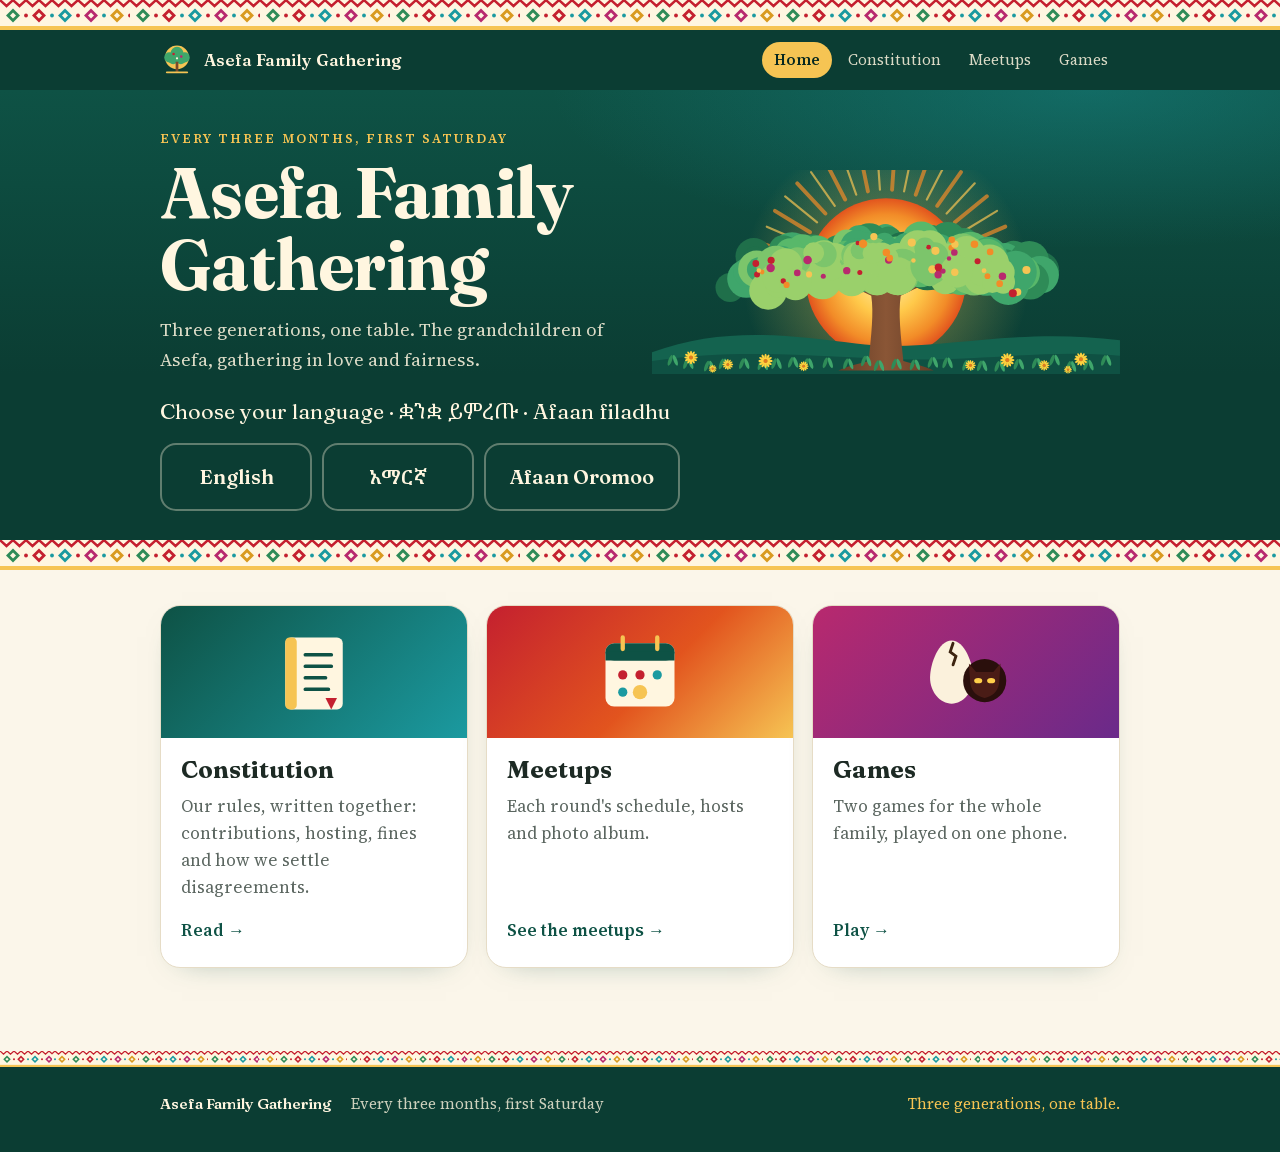
<file: index.html>
<!doctype html>
<html lang="en" data-home>
<head>
<meta charset="utf-8">
<meta name="viewport" content="width=device-width, initial-scale=1, viewport-fit=cover">
<meta name="theme-color" content="#0b3d33">
<title>Asefa Family Gathering</title>
<link rel="stylesheet" href="assets/site.css">
<script src="assets/site.js" data-root="./" data-page="home"></script>
<style>
.home-hero .wrap { display: grid; grid-template-columns: minmax(0, 1fr) minmax(0, 1fr); gap: 24px; align-items: center; padding-block: 2.4rem 0; }
.home-hero .art { align-self: end; }
.home-hero .art img { display: block; width: 100%; height: auto; }
.home-hero h1 { font-size: clamp(2.6rem, 7vw, 4.4rem); }
@media (max-width: 46rem) { .home-hero .wrap { grid-template-columns: 1fr; padding-top: 2rem; } .home-hero .art { margin-top: -6px; } }

.choose { margin-top: -1px; background: var(--green-deep); color: var(--cream); }
.choose .wrap { padding-block: 1.4rem 1.8rem; display: flex; flex-wrap: wrap; align-items: center; gap: 14px 22px; }
.choose .q { font-family: var(--display); font-size: 1.1rem; line-height: 1.5; }
.choose .q span { white-space: nowrap; }
.choose .q [lang="am"] { font-family: var(--ethiopic); }
.langs { display: flex; flex-wrap: wrap; gap: 10px; }
.langs button { font: inherit; cursor: pointer; border: 2px solid rgba(255, 246, 224, .35); background: transparent; color: var(--cream); border-radius: 16px; padding: 12px 20px; font-size: 1.1rem; font-weight: 600; min-width: 9.5rem; }
.langs button[lang="am"] { font-family: var(--ethiopic); }
.langs button[lang="en"], .langs button[lang="om"] { font-family: var(--display); }
.langs button:hover { border-color: var(--gold); }
.langs button[aria-pressed="true"] { background: var(--gold); border-color: var(--gold); color: var(--green-night); }
.choose.first .q { font-size: 1.35rem; }
.ask-msg { display: none; width: 100%; margin: 0; padding: 10px 14px; border-radius: 12px; background: var(--gold); color: var(--green-night); font-weight: 700; line-height: 1.5; }
.ask-msg span { white-space: nowrap; }
.ask-msg [lang="am"] { font-family: var(--ethiopic); }
.choose.ask .ask-msg { display: block; }
.choose.ask .langs button { animation: nudge 1.2s ease-in-out 2; border-color: var(--gold); }
@keyframes nudge { 0%, 100% { transform: none; } 50% { transform: translateY(-3px); } }
@media (prefers-reduced-motion: reduce) { .choose.ask .langs button { animation: none; } }
.choose.first .langs button { font-size: 1.25rem; padding: 16px 24px; }

.cards { display: grid; grid-template-columns: repeat(3, minmax(0, 1fr)); gap: 18px; }
@media (max-width: 52rem) { .cards { grid-template-columns: 1fr; } }
.tile { display: flex; flex-direction: column; overflow: hidden; text-decoration: none; color: var(--ink) !important; transition: transform .15s, box-shadow .15s; }
.tile:hover { transform: translateY(-3px); box-shadow: 0 18px 36px -22px rgba(14, 82, 69, .7); }
.tile .top { height: 132px; display: grid; place-items: center; position: relative; }
.tile .top svg { width: 92px; height: 92px; position: relative; }
.tile.c1 .top { background: linear-gradient(135deg, #0e5245, #1b9aa0); }
.tile.c2 .top { background: linear-gradient(135deg, #c4202f, #e2541e 55%, #f6c453); }
.tile.c3 .top { background: linear-gradient(135deg, #b8296e, #6a2a8a); }
.tile .body { padding: 18px 20px 22px; display: flex; flex-direction: column; gap: 8px; flex: 1; }
.tile h2 { margin: 0; font-family: var(--head); font-weight: 700; font-size: 1.5rem; line-height: 1.2; }
.tile p { margin: 0; color: var(--muted); }
.tile .go { margin-top: auto; padding-top: 8px; font-weight: 700; color: var(--green); }
.tile .go::after { content: " →"; }
</style>
</head>
<body class="site">
<div id="site-head"></div>

<section class="hero home-hero">
  <div class="wrap">
    <div>
      <div class="eyebrow"><span class="t" lang="en">Every three months, first Saturday</span><span class="t" lang="am">በየሦስት ወሩ፣ የመጀመሪያ ቅዳሜ</span><span class="t" lang="om">Ji'a sadii sadiin, Sanbata jalqabaa</span></div>
      <h1><span class="t" lang="en">Asefa Family Gathering</span><span class="t" lang="am">የአሰፋ ቤተሰብ ስብሰባ</span><span class="t" lang="om">Walgahii Maatii Asefaa</span></h1>
      <p class="lead"><span class="t" lang="en">Three generations, one table. The grandchildren of Asefa, gathering in love and fairness.</span><span class="t" lang="am">ሦስት ትውልድ፣ አንድ ማዕድ። የአሰፋ የልጅ ልጆች በፍቅርና በፍትሕ የምንሰበሰብበት።</span><span class="t" lang="om">Dhaloota sadii, maaddii tokko. Ilmaan ijoollee Asefaa jaalalaa fi haqaan walitti qabamna.</span></p>
    </div>
    <div class="art"><img src="assets/odaa.svg" alt="" width="1080" height="470"></div>
  </div>
</section>

<section class="choose" id="choose">
  <div class="wrap">
    <p class="ask-msg" role="status"><span>Choose your language first to continue.</span> <span lang="am">ለመቀጠል መጀመሪያ ቋንቋ ይምረጡ።</span> <span lang="om">Itti fufuuf dura afaan filadhu.</span></p>
    <div class="q"><span>Choose your language</span> · <span lang="am">ቋንቋ ይምረጡ</span> · <span lang="om">Afaan filadhu</span></div>
    <div class="langs" role="group" aria-label="Language">
      <button type="button" id="pick-en" data-lang="en" lang="en">English</button>
      <button type="button" id="pick-am" data-lang="am" lang="am">አማርኛ</button>
      <button type="button" id="pick-om" data-lang="om" lang="om">Afaan Oromoo</button>
    </div>
  </div>
</section>
<div class="tibeb"></div>

<main class="section">
  <div class="wrap">
    <div class="cards">
      <a class="card tile c1" href="constitution.html">
        <div class="top"><svg viewBox="0 0 64 64" aria-hidden="true"><rect x="12" y="8" width="40" height="50" rx="4" fill="#fff6e0"/><rect x="12" y="8" width="8" height="50" rx="3" fill="#f6c453"/><g stroke="#0e5245" stroke-width="2.6" stroke-linecap="round"><path d="M26 20h18M26 28h18M26 36h14M26 44h16"/></g><path d="M40 50l4 8 4-8z" fill="#c4202f"/></svg></div>
        <div class="body">
          <h2><span class="t" lang="en">Constitution</span><span class="t" lang="am">መተዳደሪያ ደንብ</span><span class="t" lang="om">Seera ittiin bulmaataa</span></h2>
          <p><span class="t" lang="en">Our rules, written together: contributions, hosting, fines and how we settle disagreements.</span><span class="t" lang="am">በጋራ የጻፍነው ደንባችን፦ መዋጮ፣ ማስተናገድ፣ ቅጣትና አለመግባባትን የምንፈታበት መንገድ።</span><span class="t" lang="om">Seera keenya waliin barreessine: buusii, keessummeessuu, adabbii fi akkaataa wal-dhabdee itti hiiknu.</span></p>
          <span class="go"><span class="t" lang="en">Read</span><span class="t" lang="am">ያንብቡ</span><span class="t" lang="om">Dubbisi</span></span>
        </div>
      </a>
      <a class="card tile c2" href="meetups.html">
        <div class="top"><svg viewBox="0 0 64 64" aria-hidden="true"><rect x="8" y="12" width="48" height="44" rx="6" fill="#fff6e0"/><rect x="8" y="12" width="48" height="12" rx="6" fill="#0e5245"/><rect x="8" y="18" width="48" height="6" fill="#0e5245"/><g fill="#c4202f"><circle cx="20" cy="34" r="3.2"/><circle cx="32" cy="34" r="3.2"/></g><g fill="#1b9aa0"><circle cx="44" cy="34" r="3.2"/><circle cx="20" cy="46" r="3.2"/></g><circle cx="32" cy="46" r="5" fill="#f6c453"/><g stroke="#f6c453" stroke-width="3" stroke-linecap="round"><path d="M20 8v8M44 8v8"/></g></svg></div>
        <div class="body">
          <h2><span class="t" lang="en">Meetups</span><span class="t" lang="am">ስብሰባዎች</span><span class="t" lang="om">Walgahiiwwan</span></h2>
          <p><span class="t" lang="en">Each round's schedule, hosts and photo album.</span><span class="t" lang="am">የእያንዳንዱ ዙር መርሐ ግብር፣ አስተናጋጆችና የፎቶ አልበም።</span><span class="t" lang="om">Sagantaa, keessummeessitoota fi albamii suuraa marsaa hundaa.</span></p>
          <span class="go"><span class="t" lang="en">See the meetups</span><span class="t" lang="am">ስብሰባዎቹን ይመልከቱ</span><span class="t" lang="om">Walgahiiwwan ilaali</span></span>
        </div>
      </a>
      <a class="card tile c3" href="Games/">
        <div class="top"><svg viewBox="0 0 64 64" aria-hidden="true"><path d="M22 10c9 0 15 16 15 26s-7 18-15 18S7 46 7 36s6-26 15-26z" fill="#fbf1dc"/><path d="M23 12l-2 6 4 3-2 6" fill="none" stroke="#3d2410" stroke-width="2" stroke-linecap="round"/><circle cx="45" cy="38" r="15" fill="#2a0f0c"/><path d="M34 26l5 6h12l5-6-1 14c-1 6-5 9-10 10-5-1-9-4-10-10z" fill="#4a1c16"/><ellipse cx="40.5" cy="38" rx="2.8" ry="1.9" fill="#ffcf4a"/><ellipse cx="49.5" cy="38" rx="2.8" ry="1.9" fill="#ffcf4a"/></svg></div>
        <div class="body">
          <h2><span class="t" lang="en">Games</span><span class="t" lang="am">ጨዋታዎች</span><span class="t" lang="om">Taphoota</span></h2>
          <p><span class="t" lang="en">Two games for the whole family, played on one phone.</span><span class="t" lang="am">ለመላው ቤተሰብ በአንድ ስልክ የሚጫወቱ ሁለት ጨዋታዎች።</span><span class="t" lang="om">Taphoota lama maatii guutuuf, bilbila tokkoon taphatamu.</span></p>
          <span class="go"><span class="t" lang="en">Play</span><span class="t" lang="am">ይጫወቱ</span><span class="t" lang="om">Taphadhu</span></span>
        </div>
      </a>
    </div>
  </div>
</main>

<div id="site-foot"></div>
<script>
(function () {
  var q = new URLSearchParams(location.search);
  function safeNext(n) { return n && n.charAt(0) === '/' && n.charAt(1) !== '/' ? n : null; }
  var pending = safeNext(q.get('next'));
  var box = document.getElementById('choose');
  function mark() {
    document.querySelectorAll('.langs button').forEach(function (b) { b.setAttribute('aria-pressed', String(!!ASEFA.chosen && b.dataset.lang === ASEFA.lang)); });
    box.classList.toggle('first', !ASEFA.chosen);
    if (ASEFA.chosen) box.classList.remove('ask');
  }
  function askFirst(target) {
    pending = target || pending;
    box.classList.remove('ask'); void box.offsetWidth; box.classList.add('ask');
    box.scrollIntoView({ behavior: 'smooth', block: 'center' });
  }
  /* Before a language is chosen, links to other pages wait for the choice, then continue there. */
  document.addEventListener('click', function (e) {
    if (ASEFA.chosen || !ASEFA.storageOK) return;
    var a = e.target.closest && e.target.closest('a[href]');
    if (!a) return;
    var u = new URL(a.href, location.href);
    if (u.origin !== location.origin || a.target === '_blank') return;
    var here = location.pathname.replace(/index\.html$/, '');
    if (u.pathname.replace(/index\.html$/, '') === here) return;
    e.preventDefault();
    askFirst(u.pathname + u.search + u.hash);
  });
  document.querySelectorAll('.langs button').forEach(function (b) {
    b.addEventListener('click', function () {
      ASEFA.setLang(b.dataset.lang); mark();
      if (pending) location.href = pending;
    });
  });
  mark();
  if (pending && !ASEFA.chosen) askFirst(pending);
})();
</script>
</body>
</html>
</file>
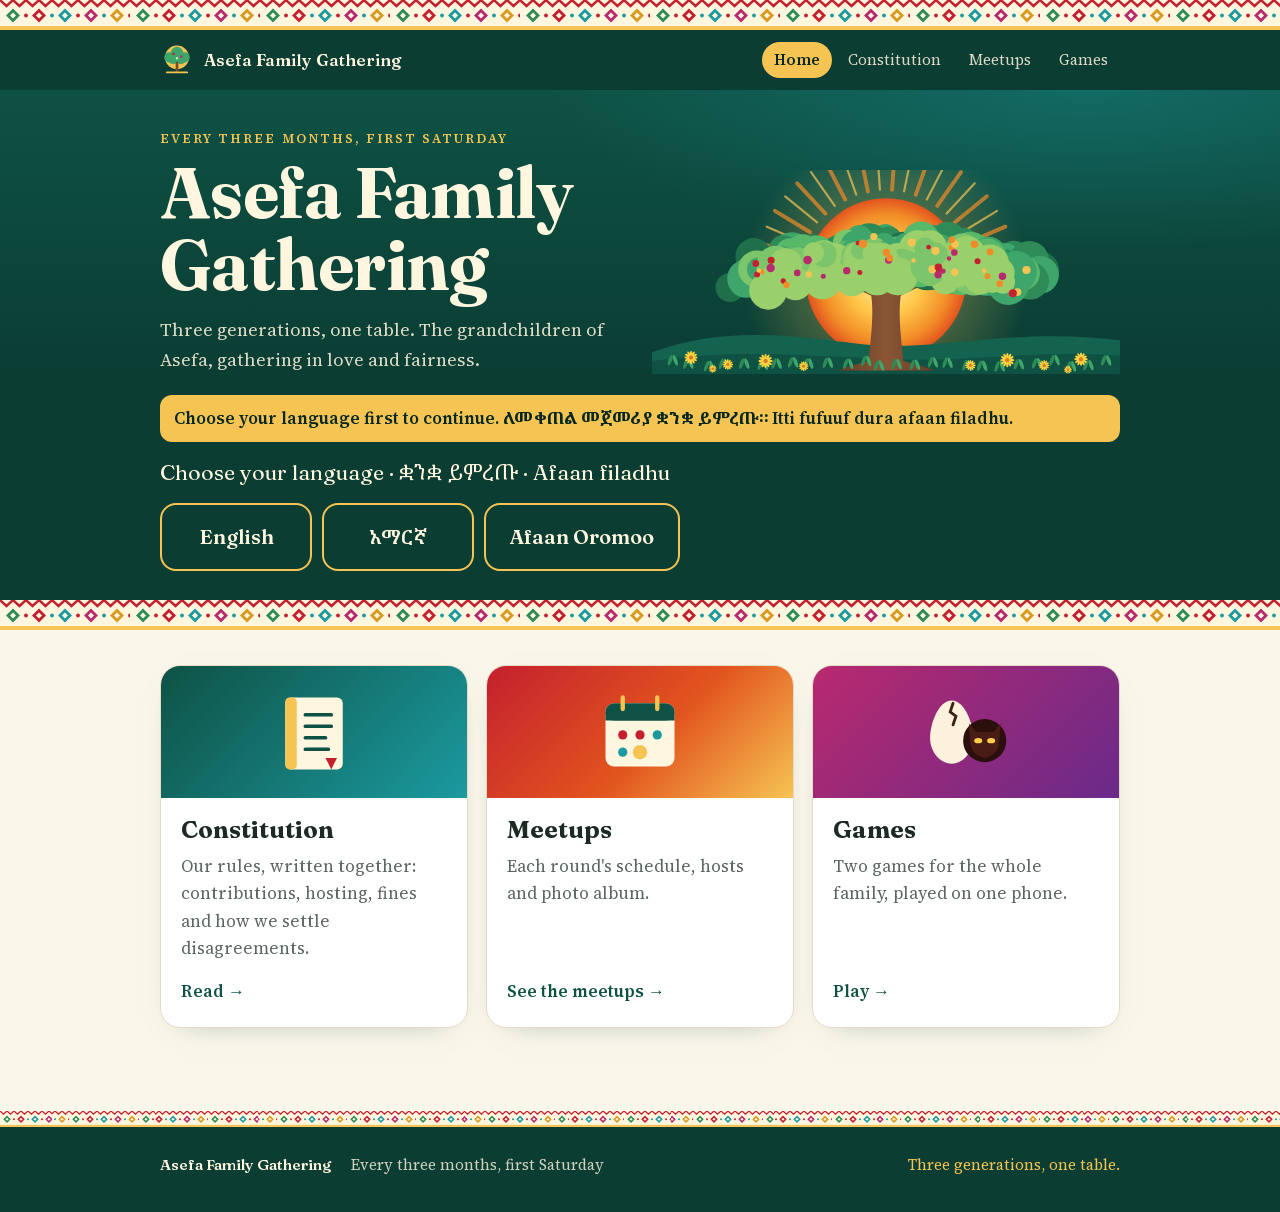
<file: Games/index.html>
<!doctype html>
<html lang="en">
<head>
<meta charset="utf-8">
<meta name="viewport" content="width=device-width, initial-scale=1, viewport-fit=cover">
<meta name="theme-color" content="#0b3d33">
<title>Asefa Family Games</title>
<link rel="stylesheet" href="../assets/site.css">
<script src="../assets/site.js" data-root="../" data-page="games"></script>
<style>
.games { display: grid; grid-template-columns: repeat(2, minmax(0, 1fr)); gap: 20px; }
@media (max-width: 46rem) { .games { grid-template-columns: 1fr; } }
.game { display: flex; flex-direction: column; overflow: hidden; text-decoration: none; color: var(--ink) !important; transition: transform .15s, box-shadow .15s; }
.game:hover { transform: translateY(-3px); box-shadow: 0 18px 36px -22px rgba(14, 82, 69, .7); }
.game .art { height: 190px; display: grid; place-items: center; position: relative; overflow: hidden; }
.game .art svg { height: 150px; width: auto; position: relative; }
.game.egg .art { background: radial-gradient(circle at 50% 60%, #f6c453 0%, #e2541e 55%, #c4202f 100%); }
.game.wolf .art { background: radial-gradient(circle at 70% 25%, #f6e7b8 0 7%, transparent 8%), linear-gradient(180deg, #0b2f3a 0%, #0b3d33 100%); }
.game .body { padding: 18px 22px 22px; display: flex; flex-direction: column; gap: 8px; flex: 1; }
.game h2 { margin: 0; font-family: var(--head); font-weight: 700; font-size: 1.8rem; line-height: 1.1; }
.game p { margin: 0; color: var(--muted); }
.chips { display: flex; flex-wrap: wrap; gap: 6px; margin-top: 4px; }
.chips span { font-size: .85rem; padding: 3px 10px; border-radius: 999px; background: var(--cream); color: var(--green); font-weight: 600; }
.play { margin-top: auto; padding-top: 10px; }
.tips { margin-top: 22px; padding: 18px 22px; }
.tips ul { margin: 0; padding-left: 1.2rem; display: grid; gap: 4px; }
</style>
</head>
<body class="site">
<div id="site-head"></div>

<section class="hero">
  <div class="wrap">
    <div class="eyebrow"><span class="t" lang="en">Coffee ceremony and games</span><span class="t" lang="am">የቡና ሥነ ሥርዓትና ጨዋታዎች</span><span class="t" lang="om">Sirna bunaa fi taphoota</span></div>
    <h1><span class="t" lang="en">Family Games</span><span class="t" lang="am">የቤተሰብ ጨዋታዎች</span><span class="t" lang="om">Taphoota maatii</span></h1>
    <p class="lead"><span class="t" lang="en">Two games for the whole family. Each one is played on a single phone.</span><span class="t" lang="am">ለመላው ቤተሰብ ሁለት ጨዋታዎች። እያንዳንዱ በአንድ ስልክ ይጫወታል።</span><span class="t" lang="om">Taphoota lama maatii guutuuf. Tokkoon tokkoon isaanii bilbila tokkoon taphatama.</span></p>
  </div>
</section>
<div class="tibeb"></div>

<main class="section">
  <div class="wrap">
    <div class="games">
      <a class="card game egg" href="egg.html">
        <div class="art"><svg viewBox="-80 -100 160 200" aria-hidden="true"><path d="M0 -82 C 40 -82 64 -8 64 30 C 64 68 36 88 0 88 C -36 88 -64 68 -64 30 C -64 -8 -40 -82 0 -82 Z" fill="#fbf1dc"/><path d="M0 -82 C 40 -82 64 -8 64 30 C 64 68 36 88 0 88 C 26 72 40 36 36 0 C 30 -40 16 -72 0 -82 Z" fill="#ead6b0"/><ellipse cx="-26" cy="-30" rx="10" ry="19" fill="#fff" opacity=".7" transform="rotate(18 -26 -30)"/><path d="M8 -78 L 2 -58 L 14 -48 L 6 -30 L 16 -14" fill="none" stroke="#3d2410" stroke-width="4.5" stroke-linecap="round" stroke-linejoin="round"/><path d="M-62 22 L -44 28 L -38 16 L -20 24" fill="none" stroke="#3d2410" stroke-width="4" stroke-linecap="round" stroke-linejoin="round"/></svg></div>
        <div class="body">
          <h2><span class="t" lang="en">Enkulal!</span><span class="t" lang="am">ዕንቁላል!</span><span class="t" lang="om">Hanqaaquu!</span></h2>
          <p><span class="t" lang="en">Pass the egg around the circle as fast as you can. It bursts at a random moment, and whoever holds it does a forfeit.</span><span class="t" lang="am">ዕንቁላሉን በክቡ ውስጥ በተቻለ ፍጥነት አሳልፉ። በማይታወቅ ጊዜ ይፈነዳል፤ የያዘው ሰው ቅጣት ይፈጽማል።</span><span class="t" lang="om">Hanqaaquu geengoo keessatti hamma dandeessan saffisaan dabarsaa. Yeroo hin beekamnetti dhoha; namni qabate adabbii raawwata.</span></p>
          <div class="chips"><span><span class="t" lang="en">3+ players</span><span class="t" lang="am">3+ ተጫዋቾች</span><span class="t" lang="om">Taphattoota 3+</span></span><span><span class="t" lang="en">All ages</span><span class="t" lang="am">ለሁሉም ዕድሜ</span><span class="t" lang="om">Umrii hundaaf</span></span><span><span class="t" lang="en">15 minutes</span><span class="t" lang="am">15 ደቂቃ</span><span class="t" lang="om">Daqiiqaa 15</span></span></div>
          <div class="play"><span class="btn gold"><span class="t" lang="en">Play</span><span class="t" lang="am">ይጫወቱ</span><span class="t" lang="om">Taphadhu</span> →</span></div>
        </div>
      </a>

      <a class="card game wolf" href="wolf.html">
        <div class="art"><svg viewBox="0 0 64 64" aria-hidden="true"><circle cx="32" cy="32" r="31" fill="#2a0f0c"/><path d="M14 16 L24 26 L40 26 L50 16 L48 36 C 46 46 40 52 32 54 C 24 52 18 46 16 36 Z" fill="#4a1c16"/><path d="M14 16 L24 26 L20 30 Z M50 16 L40 26 L44 30 Z" fill="#6e2a20"/><ellipse cx="24.5" cy="34" rx="4.6" ry="3" fill="#ffcf4a"/><ellipse cx="39.5" cy="34" rx="4.6" ry="3" fill="#ffcf4a"/><ellipse cx="24.5" cy="34" rx="1.4" ry="2.6" fill="#2a0f0c"/><ellipse cx="39.5" cy="34" rx="1.4" ry="2.6" fill="#2a0f0c"/><path d="M28 45 L32 49 L36 45 Z" fill="#1a0806"/></svg></div>
        <div class="body">
          <h2><span class="t" lang="en">Tekula!</span><span class="t" lang="am">ተኩላ!</span><span class="t" lang="om">Yeeyyii!</span></h2>
          <p><span class="t" lang="en">Wolves hide among the family, the doctor saves, and everyone votes. A narrator runs the nights from one phone.</span><span class="t" lang="am">ተኩላዎች በቤተሰቡ መካከል ተደብቀዋል፤ ሐኪሙ ያድናል፣ ሁሉም ድምፅ ይሰጣል። ተራኪው ሌሊቶቹን በአንድ ስልክ ይመራል።</span><span class="t" lang="om">Yeeyyiiwwan maatii keessa dhokataniiru; ogeessi fayyaa ni baraara, hundi sagalee kenna. Seenessaan halkan bilbila tokkoon geggeessa.</span></p>
          <div class="chips"><span><span class="t" lang="en">5+ players and a narrator</span><span class="t" lang="am">5+ ተጫዋቾችና ተራኪ</span><span class="t" lang="om">Taphattoota 5+ fi seenessaa</span></span><span><span class="t" lang="en">Ages 10+</span><span class="t" lang="am">ከ10 ዓመት በላይ</span><span class="t" lang="om">Umrii 10+</span></span><span><span class="t" lang="en">30 to 45 minutes</span><span class="t" lang="am">ከ30 እስከ 45 ደቂቃ</span><span class="t" lang="om">Daqiiqaa 30 hanga 45</span></span></div>
          <div class="play"><span class="btn gold"><span class="t" lang="en">Play</span><span class="t" lang="am">ይጫወቱ</span><span class="t" lang="om">Taphadhu</span> →</span></div>
        </div>
      </a>
    </div>

    <div class="card tips">
      <p class="label"><span class="t" lang="en">Before you play</span><span class="t" lang="am">ከመጫወትዎ በፊት</span><span class="t" lang="om">Osoo hin taphatin dura</span></p>
      <ul>
        <li><span class="t" lang="en">Turn the phone's sound up.</span><span class="t" lang="am">የስልኩን ድምፅ ከፍ ያድርጉ።</span><span class="t" lang="om">Sagalee bilbilaa ol kaasi.</span></li>
        <li><span class="t" lang="en">Set the screen to stay on for a few minutes.</span><span class="t" lang="am">ማያው ለጥቂት ደቂቃዎች እንዳይጠፋ ያስተካክሉ።</span><span class="t" lang="om">Iskiriiniin daqiiqaa muraasaaf akka hin dhamne qindeessi.</span></li>
        <li><span class="t" lang="en">Names you add are remembered on this phone.</span><span class="t" lang="am">ያስገቧቸው ስሞች በዚህ ስልክ ላይ ይቀመጣሉ።</span><span class="t" lang="om">Maqaan galchite bilbila kana irratti ni yaadatama.</span></li>
      </ul>
    </div>
  </div>
</main>

<div id="site-foot"></div>
</body>
</html>
</file>
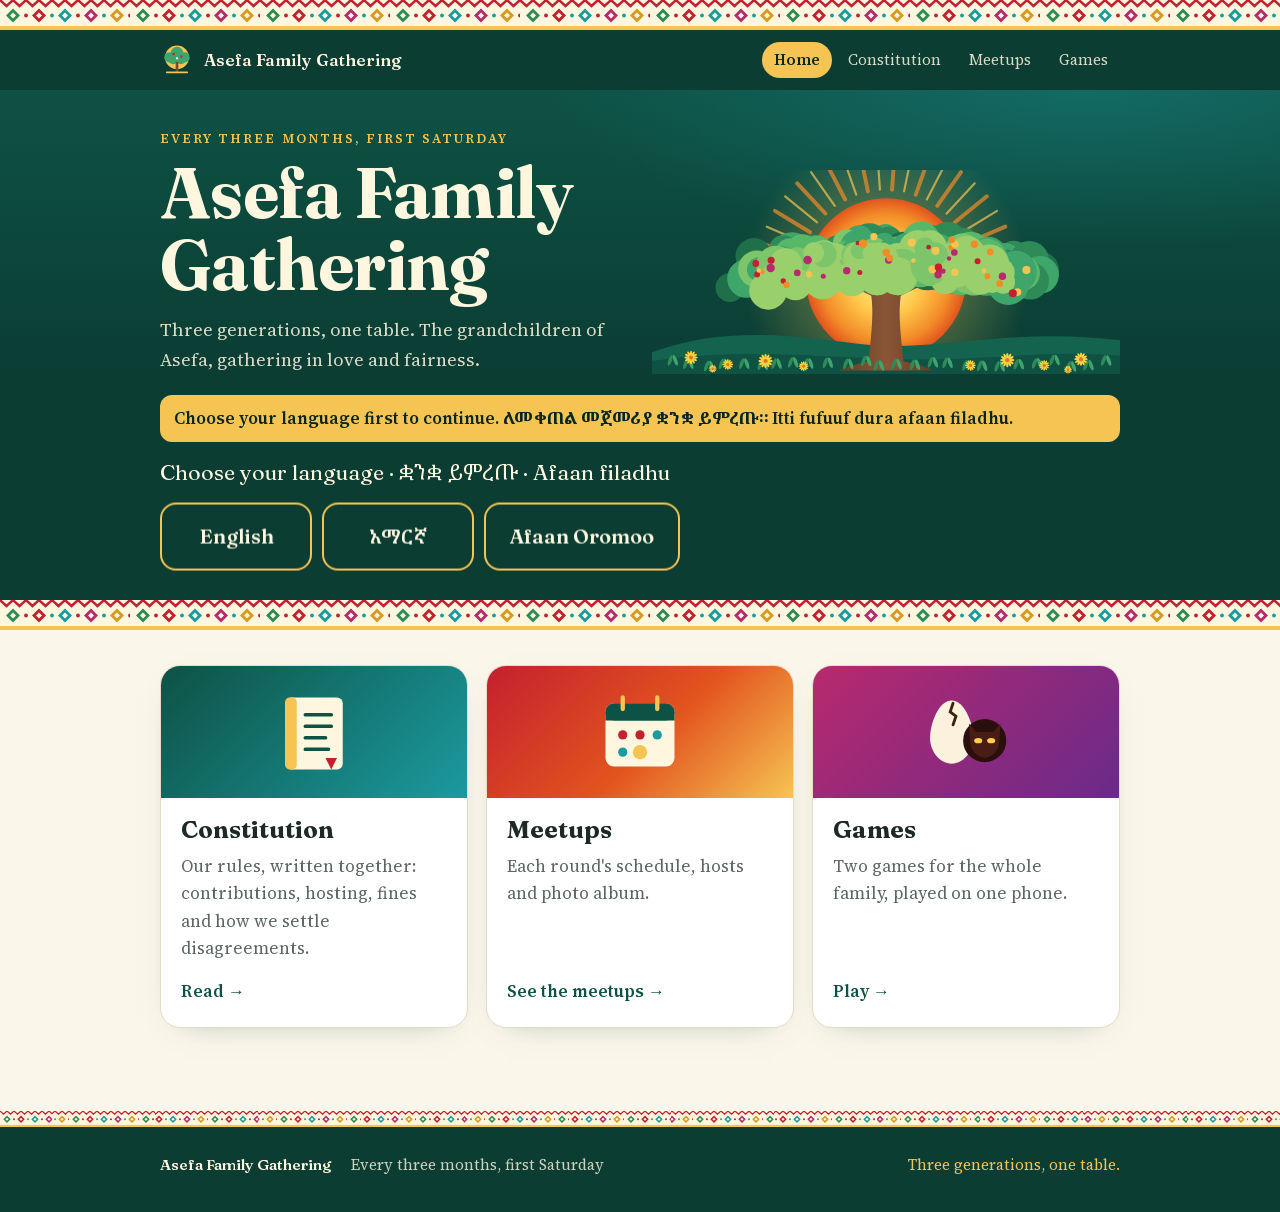
<file: Asefa-Family-Gathering-Constitution.html>
<!doctype html>
<html lang="en"><head><meta charset="utf-8">
<title>Asefa Family Constitution</title>
<meta http-equiv="refresh" content="0; url=constitution.html">
<link rel="canonical" href="constitution.html">
</head><body><p><a href="constitution.html">The constitution has moved here.</a></p></body></html>
</file>
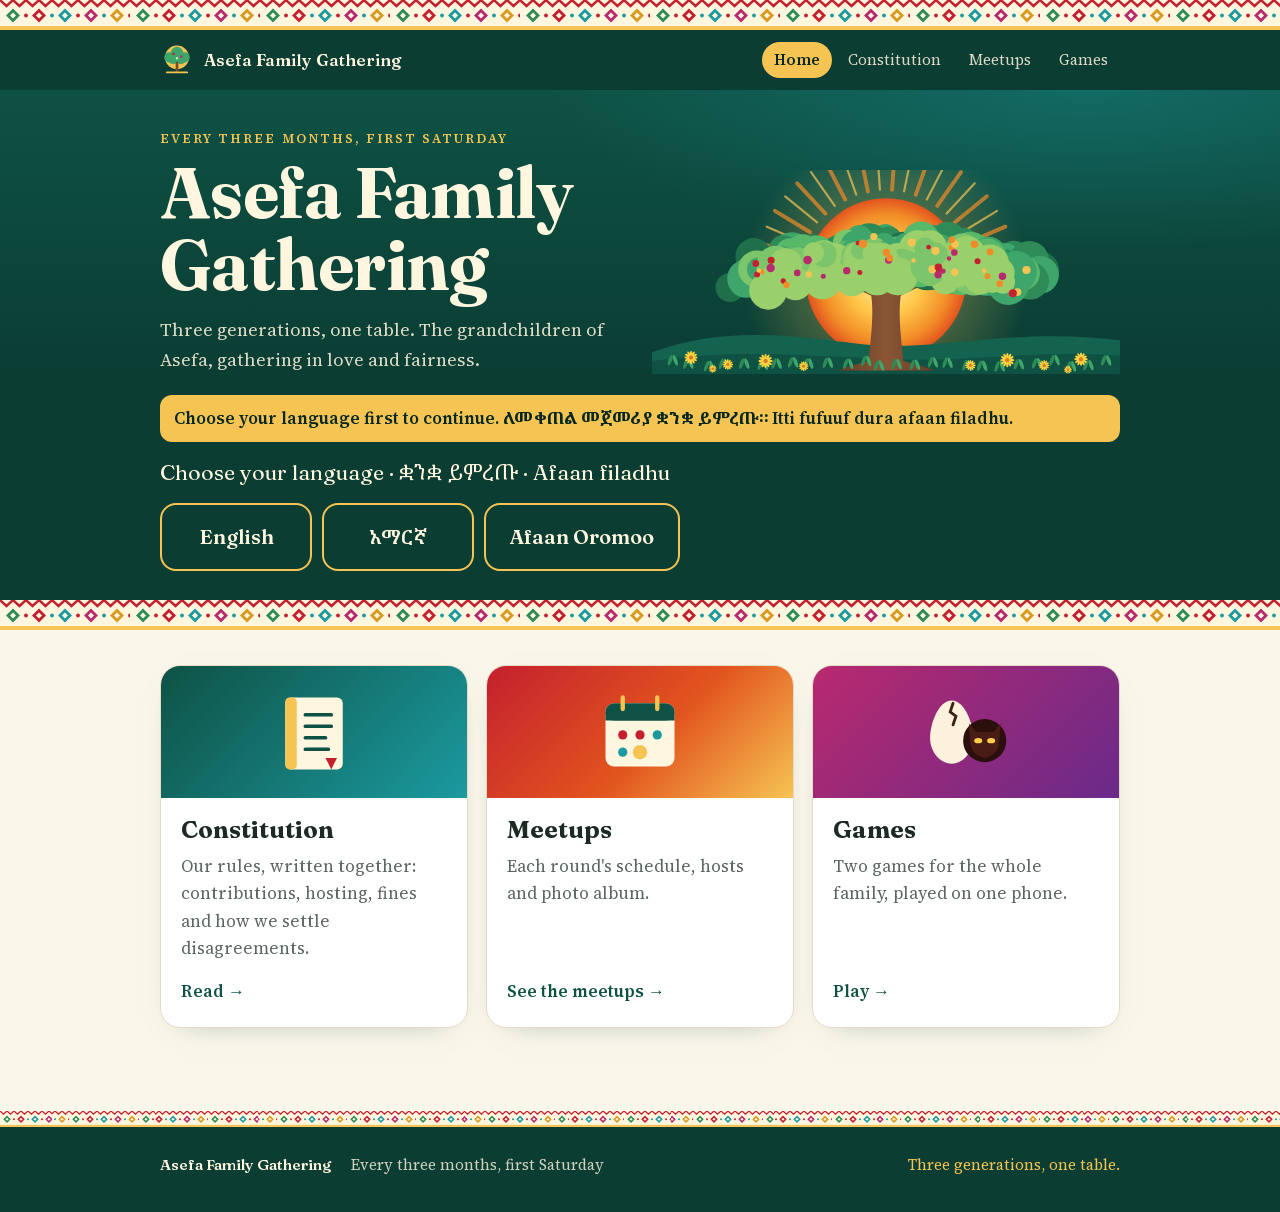
<file: constitution.html>
<!doctype html>
<html lang="en">
<head>
<meta charset="utf-8">
<meta name="viewport" content="width=device-width, initial-scale=1, viewport-fit=cover">
<meta name="theme-color" content="#0b3d33">
<title>Asefa Family Constitution</title>
<link rel="stylesheet" href="assets/site.css">
<script src="assets/site.js" data-root="./" data-page="constitution"></script>
<style>
.facts { display: grid; grid-template-columns: repeat(4, minmax(0, 1fr)); gap: 12px; margin: 1.8rem 0 0; padding: 0; list-style: none; }
.facts li { background: rgba(255, 246, 224, .08); border: 1px solid rgba(246, 196, 83, .35); border-radius: 14px; padding: 12px 14px; }
.facts .k { display: block; font-size: .74rem; letter-spacing: .14em; text-transform: uppercase; color: var(--gold); }
html[data-lang="am"] .facts .k { letter-spacing: .03em; font-size: .85rem; }
.facts .v { display: block; font-family: var(--head); font-weight: 700; font-size: 1.2rem; margin-top: 2px; }
@media (max-width: 46rem) { .facts { grid-template-columns: 1fr 1fr; } }
.hero-actions { margin-top: 1.4rem; display: flex; gap: 10px; flex-wrap: wrap; }
.draft { margin-top: .7rem; color: rgba(255, 246, 224, .75); font-size: .95rem; }

.layout { display: grid; grid-template-columns: 17rem minmax(0, 1fr); gap: 22px; align-items: start; }
.layout > * { min-width: 0; }
@media (max-width: 60rem) { .layout { grid-template-columns: minmax(0, 1fr); } }
.toc { padding: 18px; position: sticky; top: 14px; }
@media (max-width: 60rem) { .toc { position: static; } }
.toc ol { list-style: none; margin: 0; padding: 0; display: grid; gap: 2px; }
.toc a { display: flex; align-items: center; gap: 10px; text-decoration: none; color: var(--ink) !important; padding: 6px 6px; border-radius: 10px; line-height: 1.3; font-size: .98rem; }
.toc a:hover { background: var(--cream); }

.dia { --c: var(--green); width: 28px; height: 28px; flex: none; display: grid; place-items: center; position: relative; }
.dia::before { content: ""; position: absolute; inset: 4px; background: var(--c); transform: rotate(45deg); border-radius: 3px; }
.dia b { position: relative; color: #fff; font-family: var(--display); font-size: .8rem; font-weight: 700; }
.dia.big { width: 58px; height: 58px; }
.dia.big::before { inset: 8px; border-radius: 6px; box-shadow: 0 0 0 4px var(--cream), 0 0 0 5.5px var(--c); }
.dia.big b { font-size: 1.35rem; }

.main-col { display: grid; gap: 16px; }
.preamble { padding: 22px 24px; background: var(--cream); border-color: #eadbb8; font-size: 1.12rem; }
.preamble p { margin: 0; }
.art { display: grid; grid-template-columns: 58px minmax(0, 1fr); gap: 18px; padding: 22px 24px; scroll-margin-top: 16px; }
.art-body { min-width: 0; }
@media (max-width: 34rem) { .art { grid-template-columns: minmax(0, 1fr); gap: 6px; padding: 18px; } }
.art h2 { margin: 4px 0 12px; font-family: var(--head); font-weight: 700; font-size: 1.45rem; line-height: 1.25; color: var(--green); }
.kicker { display: block; font-family: var(--text); font-size: .76rem; letter-spacing: .16em; text-transform: uppercase; color: var(--muted); font-weight: 600; }
html[data-lang="am"] .kicker { letter-spacing: .03em; font-size: .88rem; }
ol.clauses { list-style: none; margin: 0; padding: 0; counter-reset: c; display: grid; gap: 9px; }
ol.clauses > li { counter-increment: c; position: relative; padding-left: 2.1rem; }
ol.clauses > li::before { content: counter(c); position: absolute; left: 0; top: .1em; width: 1.5rem; height: 1.5rem; border-radius: 50%; background: var(--cream); color: var(--gold-deep); font-family: var(--display); font-weight: 700; font-size: .85rem; display: grid; place-items: center; }
ol.clauses p { margin: 0; }
ul.sub { list-style: none; margin: .45rem 0 .2rem; padding: 0; display: grid; gap: 5px; }
ul.sub li { position: relative; padding-left: 1.1rem; }
ul.sub li::before { content: ""; position: absolute; left: 0; top: .62em; width: 7px; height: 7px; background: var(--teal); transform: rotate(45deg); }
ul.sub li:nth-child(4n+2)::before { background: var(--red); } ul.sub li:nth-child(4n+3)::before { background: var(--gold-deep); } ul.sub li:nth-child(4n)::before { background: var(--magenta); }
.tablewrap { overflow-x: auto; margin: .8rem 0 .4rem; border-radius: 12px; border: 1px solid var(--line); }
table { border-collapse: collapse; width: 100%; font-size: .97rem; }
th, td { text-align: left; padding: .55rem .8rem; vertical-align: top; }
thead th { background: var(--green); color: var(--cream); font-weight: 600; font-size: .85rem; border-bottom: 3px solid var(--gold); }
tbody tr:nth-child(even) td { background: #fdf9ef; }
td { border-top: 1px solid var(--line); }
td.num { text-align: right; font-family: var(--display); font-weight: 700; color: var(--red); white-space: nowrap; font-variant-numeric: tabular-nums; }
td.blank { min-width: 8rem; }

.signs { padding: 24px; }
.signs h3 { margin: 0 0 6px; font-family: var(--head); font-size: 1.4rem; color: var(--green); }
.signs .adopted { color: var(--muted); }
.posts { display: grid; gap: 16px; margin: 18px 0 24px; }
.post { display: grid; grid-template-columns: 9rem 1fr 1fr; gap: 14px; align-items: end; }
@media (max-width: 34rem) { .post { grid-template-columns: 1fr; gap: 6px; } }
.post-name { font-weight: 700; }
.line { border-bottom: 1.5px solid var(--ink); min-height: 2rem; display: flex; align-items: flex-end; }
.line small { font-size: .7rem; color: var(--muted); letter-spacing: .1em; text-transform: uppercase; }
.signs h4 { margin: 0 0 8px; }
ol.members { margin: 0; padding-left: 1.6rem; columns: 2; column-gap: 2rem; }
@media (max-width: 34rem) { ol.members { columns: 1; } }
ol.members li { border-bottom: 1px solid var(--line); height: 2.1rem; break-inside: avoid; color: var(--muted); }
@media print { .layout { display: block; } .toc { display: none; } .art { break-inside: avoid; box-shadow: none; } }
</style>
</head>
<body class="site">
<div id="site-head"></div>

<section class="hero">
  <div class="wrap">
    <div class="eyebrow"><span class="t" lang="en">Constitution and rules</span><span class="t" lang="am">መተዳደሪያ ደንብ</span><span class="t" lang="om">Seera ittiin bulmaataa</span></div>
    <h1><span class="t" lang="en">Asefa Family Gathering</span><span class="t" lang="am">የአሰፋ ቤተሰብ ስብሰባ</span><span class="t" lang="om">Walgahii Maatii Asefaa</span></h1>
    <div class="draft"><span class="t" lang="en">Draft for adoption · 17 October 2026</span><span class="t" lang="am">ለማጽደቅ የቀረበ ረቂቅ · ጥቅምት 7 ቀን 2019 ዓ.ም. (17 October 2026)</span><span class="t" lang="om">Wixinee raggaasisuuf dhihaate · Onkololeessa 7, 2019 ALI (17 October 2026)</span></div>
    <ul class="facts">
      <li><span class="k"><span class="t" lang="en">Meets</span><span class="t" lang="am">ስብሰባ</span><span class="t" lang="om">Walgahii</span></span><span class="v"><span class="t" lang="en">Every 3 months</span><span class="t" lang="am">በየሦስት ወሩ</span><span class="t" lang="om">Ji'a sadii sadiin</span></span></li>
      <li><span class="k"><span class="t" lang="en">Day</span><span class="t" lang="am">ቀን</span><span class="t" lang="om">Guyyaa</span></span><span class="v"><span class="t" lang="en">First Saturday</span><span class="t" lang="am">የመጀመሪያ ቅዳሜ</span><span class="t" lang="om">Sanbata jalqabaa</span></span></li>
      <li><span class="k"><span class="t" lang="en">Program</span><span class="t" lang="am">መርሐ ግብር</span><span class="t" lang="om">Sagantaa</span></span><span class="v"><span class="t" lang="en">7:00 to 11:00</span><span class="t" lang="am">ከ7፡00 እስከ 11፡00</span><span class="t" lang="om">7:00 hanga 11:00</span></span></li>
      <li><span class="k"><span class="t" lang="en">Contribution</span><span class="t" lang="am">መዋጮ</span><span class="t" lang="om">Buusii</span></span><span class="v"><span class="t" lang="en">700 birr a month</span><span class="t" lang="am">በወር 700 ብር</span><span class="t" lang="om">Ji'atti Qarshii 700</span></span></li>
    </ul>
    <div class="hero-actions no-print"><a class="btn gold" href="Asefa-Family-Gathering-Constitution.pdf"><svg viewBox="0 0 24 24" fill="none" stroke="currentColor" stroke-width="2.2" stroke-linecap="round" stroke-linejoin="round" aria-hidden="true"><path d="M12 4v11M7 10l5 5 5-5M5 20h14"/></svg><span class="t" lang="en">Download the PDF</span><span class="t" lang="am">PDF ያውርዱ</span><span class="t" lang="om">PDF buusi</span></a></div>
  </div>
</section>
<div class="tibeb"></div>

<main class="section">
  <div class="wrap layout">
    <nav class="card toc" aria-label="Contents">
      <p class="label"><span class="t" lang="en">Contents</span><span class="t" lang="am">ማውጫ</span><span class="t" lang="om">Qabiyyee</span></p>
      <ol><li><a href="#article-1"><span class="dia" style="--c:#0e5245"><b>1</b></span><span><span class="t" lang="en">Name and purpose</span><span class="t" lang="am">ስም እና ዓላማ</span><span class="t" lang="om">Maqaa fi kaayyoo</span></span></a></li><li><a href="#article-2"><span class="dia" style="--c:#c4202f"><b>2</b></span><span><span class="t" lang="en">Membership</span><span class="t" lang="am">አባልነት</span><span class="t" lang="om">Miseensummaa</span></span></a></li><li><a href="#article-3"><span class="dia" style="--c:#1b9aa0"><b>3</b></span><span><span class="t" lang="en">The gathering</span><span class="t" lang="am">ስብሰባው</span><span class="t" lang="om">Walgahicha</span></span></a></li><li><a href="#article-4"><span class="dia" style="--c:#b8296e"><b>4</b></span><span><span class="t" lang="en">Hosting</span><span class="t" lang="am">ማስተናገድ</span><span class="t" lang="om">Keessummeessuu</span></span></a></li><li><a href="#article-5"><span class="dia" style="--c:#c98f1c"><b>5</b></span><span><span class="t" lang="en">The committee</span><span class="t" lang="am">ኮሚቴው</span><span class="t" lang="om">Koree</span></span></a></li><li><a href="#article-6"><span class="dia" style="--c:#0e5245"><b>6</b></span><span><span class="t" lang="en">Finances</span><span class="t" lang="am">ገንዘብ</span><span class="t" lang="om">Maallaqa</span></span></a></li><li><a href="#article-7"><span class="dia" style="--c:#c4202f"><b>7</b></span><span><span class="t" lang="en">Attendance and fines</span><span class="t" lang="am">መገኘት እና ቅጣት</span><span class="t" lang="om">Argamuu fi adabbii</span></span></a></li><li><a href="#article-8"><span class="dia" style="--c:#1b9aa0"><b>8</b></span><span><span class="t" lang="en">Code of conduct</span><span class="t" lang="am">የሥነ ምግባር ደንብ</span><span class="t" lang="om">Seera naamusaa</span></span></a></li><li><a href="#article-9"><span class="dia" style="--c:#b8296e"><b>9</b></span><span><span class="t" lang="en">Decisions and voting</span><span class="t" lang="am">ውሳኔ እና ድምፅ አሰጣጥ</span><span class="t" lang="om">Murtee fi sagalee kennuu</span></span></a></li><li><a href="#article-10"><span class="dia" style="--c:#c98f1c"><b>10</b></span><span><span class="t" lang="en">Settling disputes</span><span class="t" lang="am">አለመግባባትን መፍታት</span><span class="t" lang="om">Wal-dhabdee hiikuu</span></span></a></li><li><a href="#article-11"><span class="dia" style="--c:#0e5245"><b>11</b></span><span><span class="t" lang="en">Records and transparency</span><span class="t" lang="am">መዝገብ እና ግልጽነት</span><span class="t" lang="om">Galmee fi iftoomina</span></span></a></li><li><a href="#article-12"><span class="dia" style="--c:#c4202f"><b>12</b></span><span><span class="t" lang="en">Amendments and adoption</span><span class="t" lang="am">ማሻሻያ እና ማጽደቅ</span><span class="t" lang="om">Fooyya'iinsa fi raggaasisuu</span></span></a></li></ol>
    </nav>
    <div class="main-col">
      <section class="card preamble"><div class="t" lang="en"><p>This constitution governs the quarterly gathering of the grandchildren of Asefa. It is written so that every member knows what is expected, so that the gathering runs without waiting on anyone, and so that no member has cause to be angry at another. It is written in Amharic, Afaan Oromo and English. Where the versions differ, the Gathering decides which text controls.</p></div><div class="t" lang="am"><p>ይህ መተዳደሪያ ደንብ የአሰፋ የልጅ ልጆች በየሦስት ወሩ የሚያደርጉትን የቤተሰብ ስብሰባ የሚመራ ነው። የተጻፈውም እያንዳንዱ አባል ከእሱ የሚጠበቀውን እንዲያውቅ፣ ስብሰባው ማንንም ሳይጠብቅ እንዲካሄድ፣ እንዲሁም አንዱ በሌላው ላይ የሚቆጣበት ምክንያት እንዳይኖር ነው። ደንቡ በአማርኛ፣ በአፋን ኦሮሞና በእንግሊዝኛ ተዘጋጅቷል። ሲለያዩ የትኛው እንደሚጸና ስብሰባው ይወስናል።</p></div><div class="t" lang="om"><p>Seerri ittiin bulmaataa kun walgahii ilmaan ijoollee Asefaa ji'a sadii sadiin taasifamu bulcha. Kan barreeffameef miseensi hundi waan isa irraa eegamu akka beeku, walgahiin nama tokko illee osoo hin eegin akka geggeeffamu, akkasumas miseensi tokko isa biraa irratti akka hin aarreef. Barreeffamni kun Afaan Amaaraa, Afaan Oromoo fi Afaan Ingiliziitiin dhihaateera. Isaan yoo wal dhaban, isa kamtu akka hojjetu Walgahiin murteessa.</p></div></section>
      <article class="card art" id="article-1"><div class="dia big" style="--c:#0e5245"><b>1</b></div><div class="art-body"><div class="t" lang="en"><h2><span class="kicker">Article 1</span>Name and purpose</h2><ol class="clauses"><li><p>The association is called the Asefa Family Gathering (the "Gathering").</p></li><li><p>Its members are the grandchildren of Asefa, the children of his sons and daughters.</p></li><li><p>The purpose of the Gathering is:</p><ul class="sub"><li>to keep the grandchildren of Asefa united as one family across generations;</li><li>to let the cousins and their children know one another and grow up together;</li><li>to support one another in times of joy and times of hardship;</li><li>to honour the memory and values of our grandfather Asefa and our parents.</li></ul></li><li><p>Every rule in this constitution serves the purpose above. When a rule is unclear, it is read in the way that best keeps the family in love and fairness.</p></li></ol></div><div class="t" lang="am"><h2><span class="kicker">አንቀጽ ፩</span>ስም እና ዓላማ</h2><ol class="clauses"><li><p>ማኅበሩ "የአሰፋ ቤተሰብ ስብሰባ" (ከዚህ በኋላ "ስብሰባው") ተብሎ ይጠራል።</p></li><li><p>አባላቱ የአሰፋ የልጅ ልጆች፣ ማለትም የወንዶችና የሴቶች ልጆቹ ልጆች ናቸው።</p></li><li><p>የስብሰባው ዓላማ፦</p><ul class="sub"><li>የአሰፋን የልጅ ልጆች ከትውልድ ወደ ትውልድ እንደ አንድ ቤተሰብ አንድነታቸውን መጠበቅ፤</li><li>የአጎትና የአክስት ልጆች እና ልጆቻቸው እርስ በርስ እንዲተዋወቁና አብረው እንዲያድጉ ማድረግ፤</li><li>በደስታም በችግርም ጊዜ እርስ በርስ መደጋገፍ፤</li><li>የአያታችንን የአሰፋን እና የወላጆቻችንን መታሰቢያና እሴቶች ማክበር።</li></ul></li><li><p>በዚህ ደንብ ውስጥ ያለ እያንዳንዱ ሕግ ከላይ ያለውን ዓላማ ያገለግላል። አንድ ሕግ ግልጽ ባልሆነ ጊዜ ቤተሰቡን በፍቅርና በፍትሕ በሚጠብቅ መንገድ ይተረጎማል።</p></li></ol></div><div class="t" lang="om"><h2><span class="kicker">Keewwata 1</span>Maqaa fi kaayyoo</h2><ol class="clauses"><li><p>Waldaan kun "Walgahii Maatii Asefaa" (kana booda "Walgahii") jedhamee waamama.</p></li><li><p>Miseensonni isaa ilmaan ijoollee Asefaa, jechuun ijoollee ilmaan isaa fi intallan isaa ti.</p></li><li><p>Kaayyoon Walgahii:</p><ul class="sub"><li>ilmaan ijoollee Asefaa dhaloota irraa gara dhalootaatti akka maatii tokkootti tokkummaadhaan eeguu;</li><li>ijoolleen obboleeyyanii fi ijoolleen isaanii wal beekanii waliin akka guddatan gochuu;</li><li>yeroo gammachuu fi yeroo rakkinaa wal gargaaruu;</li><li>yaadannoo fi duudhaa akaakayyuu keenya Asefaa fi warra keenyaa kabajuu.</li></ul></li><li><p>Seerri seera ittiin bulmaataa kana keessa jiru hundi kaayyoo armaan olii tajaajila. Seerri tokko ifa yoo hin taane, karaa maatii jaalalaa fi haqaan irra caalaa eeguun hiikama.</p></li></ol></div></div></article><article class="card art" id="article-2"><div class="dia big" style="--c:#c4202f"><b>2</b></div><div class="art-body"><div class="t" lang="en"><h2><span class="kicker">Article 2</span>Membership</h2><ol class="clauses"><li><p>Every grandchild of Asefa who has reached the age of 18 is a member and is expected to join.</p></li><li><p>A member's husband or wife is a family member of the Gathering. They are welcome at every program, may speak in discussions, and may host together with the member. They do not pay a separate contribution and do not vote, unless the Gathering decides otherwise by two-thirds.</p></li><li><p>Children of members attend with their parents. When a child of a member reaches 18, they may join as a full member with the same rights and duties.</p></li><li><p>A member living outside the city or abroad remains a member. Their attendance and contribution arrangement is set under Article 7.</p></li><li><p>A member may leave by writing to the Secretary. A member who leaves receives no refund of past contributions, since the fund belongs to the Gathering as a whole.</p></li><li><p>A member who has not paid contributions or fines for six months, after two written reminders, is suspended. A suspended member may return by paying what is owed.</p></li><li><p>Every member has the same rights: to attend, to speak, to vote, to host, to stand for the committee, and to see the records.</p></li></ol></div><div class="t" lang="am"><h2><span class="kicker">አንቀጽ ፪</span>አባልነት</h2><ol class="clauses"><li><p>ዕድሜው 18 ዓመት የሞላው እያንዳንዱ የአሰፋ የልጅ ልጅ አባል ነው፤ እንዲቀላቀልም ይጠበቅበታል።</p></li><li><p>የአባል ባል ወይም ሚስት የስብሰባው የቤተሰብ አባል ነው። በእያንዳንዱ ፕሮግራም እንኳን ደህና መጡ ይባላሉ፣ በውይይት መናገር ይችላሉ፣ ከአባሉ ጋር አብረው ማስተናገድ ይችላሉ። የተለየ መዋጮ አይከፍሉም፤ ስብሰባው በሁለት ሦስተኛ ድምፅ ካልወሰነ በስተቀር ድምፅ አይሰጡም።</p></li><li><p>የአባላት ልጆች ከወላጆቻቸው ጋር ይገኛሉ። የአባል ልጅ 18 ዓመት ሲሞላው እኩል መብትና ግዴታ ያለው ሙሉ አባል ሆኖ መቀላቀል ይችላል።</p></li><li><p>ከከተማ ውጭ ወይም በውጭ አገር የሚኖር አባል አባልነቱ ይቀጥላል። የመገኘትና የመዋጮ ሁኔታው በአንቀጽ 7 መሠረት ይወሰናል።</p></li><li><p>አባል ለጸሐፊው በጽሑፍ በማሳወቅ መልቀቅ ይችላል። የለቀቀ አባል ያለፈ መዋጮው አይመለስለትም፤ ምክንያቱም ገንዘቡ የስብሰባው በሙሉ ንብረት ነው።</p></li><li><p>ለስድስት ወራት መዋጮ ወይም ቅጣት ያልከፈለ አባል፣ ሁለት የጽሑፍ ማስታወሻ ከተሰጠው በኋላ፣ ይታገዳል። የታገደ አባል ዕዳውን በመክፈል መመለስ ይችላል።</p></li><li><p>እያንዳንዱ አባል እኩል መብት አለው፦ የመገኘት፣ የመናገር፣ ድምፅ የመስጠት፣ የማስተናገድ፣ ለኮሚቴ የመወዳደር እና መዝገቦችን የማየት።</p></li></ol></div><div class="t" lang="om"><h2><span class="kicker">Keewwata 2</span>Miseensummaa</h2><ol class="clauses"><li><p>Ilmaan ijoollee Asefaa umuriin isaanii waggaa 18 guute hundi miseensa; akka makamanis ni eegama.</p></li><li><p>Abbaan manaa yookiin haati manaa miseensaa miseensa maatii Walgahii ti. Sagantaa hunda irratti simatamu, marii irratti dubbachuu danda'u, miseensa waliin keessummeessuu danda'u. Buusii addaa hin kaffalan; Walgahiin sadii keessaa lamaan yoo murteesse malee sagalee hin kennan.</p></li><li><p>Ijoolleen miseensotaa warra isaanii waliin argamu. Mucaan miseensaa waggaa 18 yoo guute, mirgaa fi dirqama walqixa qabaatee miseensa guutuu ta'ee makamuu danda'a.</p></li><li><p>Miseensi magaalaa alaa yookiin biyya alaa jiraatu miseensummaan isaa itti fufa. Haalli argamuu fi buusii isaa Keewwata 7 jalatti murtaa'a.</p></li><li><p>Miseensi barreessaadhaaf barreeffamaan beeksisee bahuu danda'a. Miseensi bahe buusii darbe hin deebifamuuf; sababiin isaas maallaqni kun qabeenya Walgahii guutuu waan ta'eefi.</p></li><li><p>Miseensi ji'a jaha buusii yookiin adabbii hin kaffalle, akeekkachiisa barreeffamaa lama booda, ni uggurama. Miseensi uggurame waan irra jiru kaffaluun deebi'uu danda'a.</p></li><li><p>Miseensi hundi mirga walqixa qaba: argamuu, dubbachuu, sagalee kennuu, keessummeessuu, koreef dorgomuu fi galmee ilaaluu.</p></li></ol></div></div></article><article class="card art" id="article-3"><div class="dia big" style="--c:#1b9aa0"><b>3</b></div><div class="art-body"><div class="t" lang="en"><h2><span class="kicker">Article 3</span>The gathering</h2><ol class="clauses"><li><p>The Gathering meets once every three months, on the first Saturday of that month.</p></li><li><p>The program begins at 7:00 and ends at 11:00. The program starts at 7:00 whether or not every member has arrived. Nobody waits for anybody.</p></li><li><p>The program cannot be rescheduled without a probable cause. Personal plans, travel, or a member's convenience are not a cause. The committee may move a date only for a death, a major holiday, or a national event, and must announce the new date at least two weeks ahead.</p></li><li><p>Every program follows the same order so that it runs smoothly:</p><div class="tablewrap"><table><thead><tr><th>Time</th><th>Item</th><th>Led by</th></tr></thead><tbody><tr><td>7:00</td><td>Opening and blessing</td><td>Host</td></tr><tr><td>7:10</td><td>Welcome and roll call</td><td>Secretary</td></tr><tr><td>7:20</td><td>Minutes of the last program and matters arising</td><td>Secretary</td></tr><tr><td>7:30</td><td>Treasurer's report: contributions, fines, balance</td><td>Treasurer</td></tr><tr><td>7:45</td><td>Family news: births, weddings, graduations, illness, needs</td><td>Leader</td></tr><tr><td>8:00</td><td>Discussion items announced in advance</td><td>Leader</td></tr><tr><td>8:30</td><td>Next host confirmed and date announced</td><td>Leader</td></tr><tr><td>8:40</td><td>Meal, coffee and free time together</td><td>Host</td></tr><tr><td>10:45</td><td>Closing words and thanks to the host</td><td>Leader</td></tr><tr><td>11:00</td><td>Program ends</td><td></td></tr></tbody></table></div></li><li><p>Any member who wants an item discussed sends it to the Secretary at least one week before the program. Items raised on the day are heard only if time allows.</p></li><li><p>The formal part, from 7:00 to 8:40, is kept short and orderly so that the larger part of the day is for being together.</p></li></ol></div><div class="t" lang="am"><h2><span class="kicker">አንቀጽ ፫</span>ስብሰባው</h2><ol class="clauses"><li><p>ስብሰባው በየሦስት ወሩ አንድ ጊዜ፣ በዚያ ወር የመጀመሪያ ቅዳሜ ይካሄዳል።</p></li><li><p>ፕሮግራሙ በ7፡00 ይጀምራል፣ በ11፡00 ያበቃል። ሁሉም አባል ቢደርስም ባይደርስም ፕሮግራሙ በ7፡00 ይጀምራል። ማንም ማንንም አይጠብቅም።</p></li><li><p>ፕሮግራሙ በቂና ተጨባጭ ምክንያት ሳይኖር ወደ ሌላ ቀን አይዛወርም። የግል ዕቅድ፣ ጉዞ ወይም የአንድ አባል ምቾት ምክንያት አይሆንም። ኮሚቴው ቀን የሚቀይረው ለሞት፣ ለትልቅ በዓል ወይም ለአገራዊ ጉዳይ ብቻ ሲሆን፣ አዲሱን ቀን ቢያንስ ከሁለት ሳምንት በፊት ማሳወቅ አለበት።</p></li><li><p>እያንዳንዱ ፕሮግራም በተመሳሳይ ቅደም ተከተል ይካሄዳል፦</p><div class="tablewrap"><table><thead><tr><th>ሰዓት</th><th>ጉዳይ</th><th>የሚመራው</th></tr></thead><tbody><tr><td>7፡00</td><td>መክፈቻ እና ምርቃት</td><td>አስተናጋጅ</td></tr><tr><td>7፡10</td><td>እንኳን ደህና መጣችሁ እና የተገኙ አባላት ጥሪ</td><td>ጸሐፊ</td></tr><tr><td>7፡20</td><td>የባለፈው ስብሰባ ቃለ ጉባኤ እና ከዚያ የሚነሱ ጉዳዮች</td><td>ጸሐፊ</td></tr><tr><td>7፡30</td><td>የገንዘብ ያዥ ሪፖርት፦ መዋጮ፣ ቅጣት፣ ቀሪ ሂሳብ</td><td>ገንዘብ ያዥ</td></tr><tr><td>7፡45</td><td>የቤተሰብ ዜና፦ ልደት፣ ሠርግ፣ ምረቃ፣ ሕመም፣ ፍላጎቶች</td><td>መሪ</td></tr><tr><td>8፡00</td><td>አስቀድመው የታወቁ የውይይት ጉዳዮች</td><td>መሪ</td></tr><tr><td>8፡30</td><td>ቀጣዩ አስተናጋጅና ቀን ይገለጻል</td><td>መሪ</td></tr><tr><td>8፡40</td><td>ምግብ፣ ቡና እና አብሮ መሆን</td><td>አስተናጋጅ</td></tr><tr><td>10፡45</td><td>የመዝጊያ ቃል እና ለአስተናጋጁ ምስጋና</td><td>መሪ</td></tr><tr><td>11፡00</td><td>ፕሮግራሙ ያበቃል</td><td></td></tr></tbody></table></div></li><li><p>አንድ ጉዳይ እንዲወያይበት የሚፈልግ አባል ቢያንስ ከፕሮግራሙ አንድ ሳምንት በፊት ለጸሐፊው ይልካል። በዕለቱ የሚነሱ ጉዳዮች ጊዜ ካለ ብቻ ይሰማሉ።</p></li><li><p>ከ7፡00 እስከ 8፡40 ያለው መደበኛ ክፍል አጭርና ሥርዓት ያለው ይሆናል፤ ይህም አብዛኛው ጊዜ አብሮ ለመሆን እንዲውል ነው።</p></li></ol></div><div class="t" lang="om"><h2><span class="kicker">Keewwata 3</span>Walgahicha</h2><ol class="clauses"><li><p>Walgahiin ji'a sadii sadiin al tokko, Sanbata jalqabaa ji'a sanaa irratti taasifama.</p></li><li><p>Sagantaan sa'aatii 7:00 irratti jalqabee 11:00 irratti xumurama. Miseensi hundi dhufus dhufuu baatus sagantaan 7:00 irratti jalqaba. Namni tokko illee nama biraa hin eegu.</p></li><li><p>Sagantaan sababa ga'aa fi qabatamaa malee guyyaa biraatti hin jijjiiramu. Karoorri dhuunfaa, imaltiin yookiin mijaa'ina miseensa tokkoo sababa hin ta'u. Koreen guyyaa kan jijjiiru du'a, ayyaana guddaa yookiin dhimma biyyaaleessaa qofaaf yoo ta'u, guyyaa haaraa yoo xiqqaate torban lama dura beeksisuu qaba.</p></li><li><p>Sagantaan hundi akka sirnaan geggeeffamuuf tartiiba walfakkaataa hordofa:</p><div class="tablewrap"><table><thead><tr><th>Sa'aatii</th><th>Dhimma</th><th>Kan geggeessu</th></tr></thead><tbody><tr><td>7:00</td><td>Baniinsa fi eebba</td><td>Keessummeessaa</td></tr><tr><td>7:10</td><td>Simannaa fi waamicha maqaa</td><td>Barreessaa</td></tr><tr><td>7:20</td><td>Yaadannoo walgahii darbee fi dhimmoota irraa ka'an</td><td>Barreessaa</td></tr><tr><td>7:30</td><td>Gabaasa qabduu maallaqaa: buusii, adabbii, haftee herregaa</td><td>Qabduu Maallaqaa</td></tr><tr><td>7:45</td><td>Oduu maatii: dhaloota, cidha, eebba barnootaa, dhukkuba, fedhii</td><td>Dura Taa'aa</td></tr><tr><td>8:00</td><td>Dhimmoota marii dursanii beeksifaman</td><td>Dura Taa'aa</td></tr><tr><td>8:30</td><td>Keessummeessaa itti aanu mirkaneessuu fi guyyaa beeksisuu</td><td>Dura Taa'aa</td></tr><tr><td>8:40</td><td>Nyaata, buna fi yeroo waliin dabarsuu</td><td>Keessummeessaa</td></tr><tr><td>10:45</td><td>Jecha cufiinsaa fi galata keessummeessaaf</td><td>Dura Taa'aa</td></tr><tr><td>11:00</td><td>Sagantaan xumurama</td><td></td></tr></tbody></table></div></li><li><p>Miseensi dhimma tokko akka irratti mari'atamu barbaadu yoo xiqqaate torban tokko sagantaa dura barreessaaf erga. Dhimmoonni guyyaa sana ka'an yeroon yoo hayyame qofa dhagahamu.</p></li><li><p>Kutaan sirnaa 7:00 irraa hanga 8:40tti gabaabaa fi sirna qabeessa ta'ee eegama; kunis guyyaa irra caalaan waliin ta'uuf akka oolu.</p></li></ol></div></div></article><article class="card art" id="article-4"><div class="dia big" style="--c:#b8296e"><b>4</b></div><div class="art-body"><div class="t" lang="en"><h2><span class="kicker">Article 4</span>Hosting</h2><ol class="clauses"><li><p>Each program is hosted by a married member in their own home, in the order fixed by lottery.</p></li><li><p>The lottery is drawn once, in front of all members, and the Secretary records the full order. The order is not changed except as this article allows.</p></li><li><p>Two hosts may swap turns by mutual agreement, with notice to the Secretary at least one month before the program.</p></li><li><p>A host who cannot host on their turn for a serious reason tells the committee at least one month ahead. The next host in order steps forward, and the member who missed their turn hosts next.</p></li><li><p>When every married member has hosted once, the cycle starts again in the same order. Members who married after the lottery are added at the end of the order.</p></li><li><p>Unmarried members may volunteer to host or to co-host with a married member. A volunteer is added to the order at the next free turn.</p></li><li><p>The host provides the place, the meal and the coffee ceremony, and keeps the program on time together with the Leader.</p></li><li><p>Hosting is paid for by the host, as is our custom, but hosting is not a competition. The Gathering sets a reasonable spending guide so that no host feels pressured to outdo the last one. The Gathering may decide instead to pay a fixed hosting allowance from the fund.</p></li><li><p>Every member thanks the host at the close of the program, and no member criticises the host's home or food.</p></li></ol></div><div class="t" lang="am"><h2><span class="kicker">አንቀጽ ፬</span>ማስተናገድ</h2><ol class="clauses"><li><p>እያንዳንዱ ፕሮግራም በዕጣ በተወሰነው ቅደም ተከተል መሠረት ባገባ አባል በራሱ ቤት ይስተናገዳል።</p></li><li><p>ዕጣው በሁሉም አባላት ፊት አንድ ጊዜ ይወጣል፤ ጸሐፊው ሙሉውን ቅደም ተከተል ይመዘግባል። ይህ አንቀጽ ከሚፈቅደው በስተቀር ቅደም ተከተሉ አይቀየርም።</p></li><li><p>ሁለት አስተናጋጆች በስምምነት ተራቸውን መለዋወጥ ይችላሉ፤ ይህንንም ከፕሮግራሙ ቢያንስ አንድ ወር በፊት ለጸሐፊው ያሳውቃሉ።</p></li><li><p>በከባድ ምክንያት በተራው ማስተናገድ የማይችል አስተናጋጅ ቢያንስ አንድ ወር በፊት ለኮሚቴው ያሳውቃል። በቅደም ተከተሉ ቀጣዩ አስተናጋጅ ይተካል፤ ተራውን ያለፈው አባል በሚቀጥለው ጊዜ ያስተናግዳል።</p></li><li><p>ሁሉም ያገቡ አባላት አንድ ጊዜ ካስተናገዱ በኋላ ዑደቱ በተመሳሳይ ቅደም ተከተል እንደገና ይጀምራል። ከዕጣው በኋላ ያገቡ አባላት በቅደም ተከተሉ መጨረሻ ይጨመራሉ።</p></li><li><p>ያላገቡ አባላት ለማስተናገድ ወይም ካገባ አባል ጋር አብረው ለማስተናገድ በፈቃደኝነት መቅረብ ይችላሉ። ፈቃደኛው በሚቀጥለው ነጻ ተራ ላይ ይጨመራል።</p></li><li><p>አስተናጋጁ ቦታውን፣ ምግቡንና የቡና ሥነ ሥርዓቱን ያዘጋጃል፤ ከመሪው ጋር ፕሮግራሙን በሰዓቱ ያስኬዳል።</p></li><li><p>እንደ ልማዳችን የማስተናገድ ወጪ በአስተናጋጁ ይሸፈናል፤ ነገር ግን ማስተናገድ ውድድር አይደለም። ማንም አስተናጋጅ ከበፊተኛው ለመብለጥ ጫና እንዳይሰማው ስብሰባው ምክንያታዊ የወጪ መመሪያ ያወጣል። በምትኩ ስብሰባው ከገንዘቡ ቋሚ የማስተናገጃ ድጎማ ለመክፈል ሊወስን ይችላል።</p></li><li><p>በፕሮግራሙ መዝጊያ እያንዳንዱ አባል አስተናጋጁን ያመሰግናል፤ ማንም አባል የአስተናጋጁን ቤት ወይም ምግብ አይተችም።</p></li></ol></div><div class="t" lang="om"><h2><span class="kicker">Keewwata 4</span>Keessummeessuu</h2><ol class="clauses"><li><p>Sagantaan hundi tartiiba carraadhaan murtaa'een miseensa fuudhe yookiin heerumte tokkoon mana isaa keessatti keessummeeffama.</p></li><li><p>Carraan miseensota hunda duratti al tokko baafama; barreessaan tartiiba guutuu galmeessa. Keewwanni kun yoo hayyame malee tartiibni hin jijjiiramu.</p></li><li><p>Keessummeessitoonni lama waliigalteedhaan dabaree isaanii wal jijjiiruu danda'u; kanas yoo xiqqaate ji'a tokko sagantaa dura barreessaaf beeksisu.</p></li><li><p>Keessummeessaan sababa cimaadhaan dabaree isaatti keessummeessuu hin dandeenye yoo xiqqaate ji'a tokko dura koreef beeksisa. Keessummeessaan tartiibaan itti aanu bakka bu'a; miseensi dabaree isaa darbe yeroo itti aanutti keessummeessa.</p></li><li><p>Miseensonni fuudhanii fi heeruman hundi al tokko erga keessummeessanii booda marsaan tartiiba walfakkaataadhaan irra deebi'ee jalqaba. Miseensonni carraa booda fuudhan yookiin heeruman dhuma tartiibaatti dabalamu.</p></li><li><p>Miseensonni hin fuune yookiin hin heerumne keessummeessuuf yookiin miseensa fuudhe waliin keessummeessuuf fedhiidhaan dhihaachuu danda'u. Fedhiidhaan dhihaate dabaree duwwaa itti aanutti dabalama.</p></li><li><p>Keessummeessaan bakka, nyaata fi sirna bunaa qopheessa; dura taa'aa waliin sagantaa yeroo isaatti geggeessa.</p></li><li><p>Akka aadaa keenyaatti baasiin keessummeessuu keessummeessaadhaan uwwifama; garuu keessummeessuun dorgommii miti. Keessummeessaan tokko illee isa dura ture caaluuf dhiibbaa akka hin qabaanneef Walgahiin qajeelfama baasii madaalawaa baasa. Bakka kanaa Walgahiin maallaqa irraa deeggarsa keessummeessuu dhaabbataa kaffaluuf murteessuu danda'a.</p></li><li><p>Cufiinsa sagantaa irratti miseensi hundi keessummeessaa galateeffata; miseensi tokko illee mana yookiin nyaata keessummeessaa hin qeequ.</p></li></ol></div></div></article><article class="card art" id="article-5"><div class="dia big" style="--c:#c98f1c"><b>5</b></div><div class="art-body"><div class="t" lang="en"><h2><span class="kicker">Article 5</span>The committee</h2><ol class="clauses"><li><p>The Gathering is led by a committee of four: the Leader, the Deputy Leader, the Secretary and the Treasurer.</p></li><li><p>Their duties are:</p><ul class="sub"><li>Leader: chairs the program, speaks for the Gathering, keeps order, and makes sure this constitution is followed.</li><li>Deputy Leader: acts for the Leader when absent, and coordinates with the host before each program.</li><li>Secretary: keeps the minutes, the attendance list, the hosting order and the fines register; sends notices and reminders.</li><li>Treasurer: collects contributions and fines, keeps the ledger and the bank account, and reports at every program.</li></ul></li><li><p>The committee is elected by simple majority of members present at the first program of the year. Each serves a two-year term and may be re-elected once in a row. After that they rest for at least one term.</p></li><li><p>Any member in good standing, with no unpaid dues, may stand for any post.</p></li><li><p>The Gathering may remove a committee member by two-thirds vote for dishonesty, repeated absence, or neglect of duty, after hearing them.</p></li><li><p>If a post falls vacant, the committee appoints a member to fill it until the next election.</p></li><li><p>Committee members are not paid and are not exempt from contributions or fines.</p></li></ol></div><div class="t" lang="am"><h2><span class="kicker">አንቀጽ ፭</span>ኮሚቴው</h2><ol class="clauses"><li><p>ስብሰባው በአራት ሰዎች ኮሚቴ ይመራል፦ መሪ፣ ምክትል መሪ፣ ጸሐፊ እና ገንዘብ ያዥ።</p></li><li><p>ኃላፊነቶቻቸው፦</p><ul class="sub"><li>መሪ፦ ፕሮግራሙን ይመራል፣ ስብሰባውን ይወክላል፣ ሥርዓት ያስጠብቃል፣ ይህ ደንብ መከበሩን ያረጋግጣል።</li><li>ምክትል መሪ፦ መሪው በሌለበት ይተካል፤ ከእያንዳንዱ ፕሮግራም በፊት ከአስተናጋጁ ጋር ያስተባብራል።</li><li>ጸሐፊ፦ ቃለ ጉባኤ፣ የመገኘት መዝገብ፣ የማስተናገድ ቅደም ተከተል እና የቅጣት መዝገብ ይይዛል፤ ማስታወቂያና ማስታወሻ ይልካል።</li><li>ገንዘብ ያዥ፦ መዋጮና ቅጣት ይሰበስባል፣ የሂሳብ መዝገብና የባንክ ሂሳብ ይይዛል፣ በእያንዳንዱ ፕሮግራም ሪፖርት ያቀርባል።</li></ul></li><li><p>ኮሚቴው በዓመቱ የመጀመሪያ ፕሮግራም ላይ በተገኙ አባላት አብላጫ ድምፅ ይመረጣል። እያንዳንዱ ለሁለት ዓመት ያገለግላል፤ በተከታታይ አንድ ጊዜ ብቻ እንደገና ሊመረጥ ይችላል። ከዚያ በኋላ ቢያንስ አንድ የሥራ ዘመን ያርፋል።</p></li><li><p>ዕዳ የሌለበት ማንኛውም አባል ለማንኛውም ቦታ መወዳደር ይችላል።</p></li><li><p>ስብሰባው የኮሚቴ አባልን በታማኝነት ጉድለት፣ በተደጋጋሚ መቅረት ወይም ኃላፊነትን በመዘንጋት ምክንያት፣ ከተሰማ በኋላ፣ በሁለት ሦስተኛ ድምፅ ሊያነሳው ይችላል።</p></li><li><p>አንድ ቦታ ክፍት ከሆነ ኮሚቴው እስከ ቀጣዩ ምርጫ ድረስ አንድ አባል ይሾማል።</p></li><li><p>የኮሚቴ አባላት ክፍያ አይከፈላቸውም፤ ከመዋጮም ከቅጣትም ነጻ አይደሉም።</p></li></ol></div><div class="t" lang="om"><h2><span class="kicker">Keewwata 5</span>Koree</h2><ol class="clauses"><li><p>Walgahiin koree nama afuriitiin hoogganama: Dura Taa'aa, Itti Aanaa Dura Taa'aa, Barreessaa fi Qabduu Maallaqaa.</p></li><li><p>Dirqamni isaanii:</p><ul class="sub"><li>Dura Taa'aa: sagantaa geggeessa, Walgahii bakka bu'ee dubbata, sirna eega, seerri ittiin bulmaataa kun akka kabajamu mirkaneessa.</li><li>Itti Aanaa Dura Taa'aa: dura taa'aan yeroo hin jirretti bakka bu'a; sagantaa hunda dura keessummeessaa waliin qindeessa.</li><li>Barreessaa: yaadannoo walgahii, galmee argamuu, tartiiba keessummeessuu fi galmee adabbii qabata; beeksisaa fi yaadachiisa erga.</li><li>Qabduu Maallaqaa: buusii fi adabbii walitti qaba, galmee herregaa fi herrega baankii qabata, sagantaa hunda irratti gabaasa dhiheessa.</li></ul></li><li><p>Koreen sagantaa jalqabaa waggaa irratti sagalee caalmaa miseensota argamaniitiin filatama. Tokkoon tokkoon isaanii waggaa lama tajaajilu; walitti aansuun al tokko qofa irra deebi'amee filatamuu danda'u. Sana booda yoo xiqqaate bara hojii tokko boqotu.</p></li><li><p>Miseensi liqii hin qabne kamiyyuu iddoo kamiifuu dorgomuu danda'a.</p></li><li><p>Walgahiin miseensa koree amanamummaa dhabuu, irra deddeebi'ee hafuu yookiin dirqama dagachuu sababaan, erga dhagahamee booda, sagalee sadii keessaa lamaan kaasuu danda'a.</p></li><li><p>Iddoon tokko duwwaa yoo ta'e, koreen hanga filannoo itti aanutti miseensa tokko muuda.</p></li><li><p>Miseensonni koree kaffaltii hin argatan; buusii fi adabbii irraas bilisa miti.</p></li></ol></div></div></article><article class="card art" id="article-6"><div class="dia big" style="--c:#0e5245"><b>6</b></div><div class="art-body"><div class="t" lang="en"><h2><span class="kicker">Article 6</span>Finances</h2><ol class="clauses"><li><p>Every member contributes 700 birr each month. Payment is due by the 10th of the month, into the Gathering's bank account or to the Treasurer against a receipt.</p></li><li><p>The Gathering keeps one bank account in its own name. Withdrawals need two signatures: the Treasurer and the Leader (or the Deputy Leader).</p></li><li><p>The fund is used only for:</p><ul class="sub"><li>support to a member at a serious illness or a death in their close family, in the amounts fixed in the support schedule;</li><li>an emergency loan to a member in hardship, approved by the Gathering and repaid on agreed terms;</li><li>joint family events and the running costs of the Gathering itself (stationery, receipts, bank charges);</li><li>any other purpose approved by two-thirds of members present.</li></ul></li><li><p>The support schedule is set by the Gathering and reviewed every year:</p><div class="tablewrap"><table><thead><tr><th>Event</th><th>Support from the fund (birr)</th></tr></thead><tbody><tr><td>Death of a member's parent, spouse or child</td><td class="blank"></td></tr><tr><td>Serious illness or hospital stay of a member</td><td class="blank"></td></tr></tbody></table></div></li><li><p>No payment leaves the fund without a written request, the Treasurer's record and the Leader's approval. Payments above the schedule need a vote of the Gathering.</p></li><li><p>The Treasurer reports at every program: contributions received, fines received, payments made, and the closing balance. The report is written and attached to the minutes.</p></li><li><p>Two members who are not on the committee audit the ledger and the bank statements once a year and report to the Gathering.</p></li><li><p>A contribution more than 30 days overdue carries a late fee of 100 birr per month.</p></li><li><p>The Gathering may change the contribution amount by two-thirds vote. The change takes effect from the next quarter.</p></li></ol></div><div class="t" lang="am"><h2><span class="kicker">አንቀጽ ፮</span>ገንዘብ</h2><ol class="clauses"><li><p>እያንዳንዱ አባል በየወሩ 700 ብር ያዋጣል። ክፍያው እስከ ወሩ 10ኛ ቀን ድረስ በስብሰባው የባንክ ሂሳብ ወይም ለገንዘብ ያዡ በደረሰኝ ይፈጸማል።</p></li><li><p>ስብሰባው በራሱ ስም አንድ የባንክ ሂሳብ ይይዛል። ገንዘብ ለማውጣት ሁለት ፊርማ ያስፈልጋል፦ የገንዘብ ያዡ እና የመሪው (ወይም የምክትል መሪው)።</p></li><li><p>ገንዘቡ የሚውለው ለሚከተሉት ብቻ ነው፦</p><ul class="sub"><li>ለአባል ከባድ ሕመም ወይም በቅርብ ቤተሰቡ ሞት ሲደርስ በድጋፍ ሠንጠረዡ በተወሰነው መጠን የሚሰጥ ድጋፍ፤</li><li>ችግር ላይ ላለ አባል በስብሰባው ፈቃድ የሚሰጥና በተስማሙበት ሁኔታ የሚመለስ የአስቸኳይ ጊዜ ብድር፤</li><li>የጋራ የቤተሰብ ዝግጅቶች እና የስብሰባው የራሱ ወጪዎች (የጽሕፈት መሣሪያ፣ ደረሰኝ፣ የባንክ ክፍያ)፤</li><li>በተገኙ አባላት ሁለት ሦስተኛ የጸደቀ ማንኛውም ሌላ ዓላማ።</li></ul></li><li><p>የድጋፍ ሠንጠረዡ በስብሰባው ይወሰናል፤ በየዓመቱ ይገመገማል፦</p><div class="tablewrap"><table><thead><tr><th>ክስተት</th><th>ከገንዘቡ የሚሰጥ ድጋፍ (ብር)</th></tr></thead><tbody><tr><td>የአባል ወላጅ፣ ባል/ሚስት ወይም ልጅ ሞት</td><td class="blank"></td></tr><tr><td>የአባል ከባድ ሕመም ወይም ሆስፒታል መተኛት</td><td class="blank"></td></tr></tbody></table></div></li><li><p>ያለ ጽሑፍ ጥያቄ፣ ያለ ገንዘብ ያዡ መዝገብ እና ያለ መሪው ፈቃድ ከገንዘቡ ምንም ክፍያ አይወጣም። ከሠንጠረዡ መጠን በላይ የሆኑ ክፍያዎች የስብሰባው ድምፅ ያስፈልጋቸዋል።</p></li><li><p>ገንዘብ ያዡ በእያንዳንዱ ፕሮግራም ሪፖርት ያቀርባል፦ የተሰበሰበ መዋጮ፣ የተሰበሰበ ቅጣት፣ የተከፈለ ክፍያ እና ቀሪ ሂሳብ። ሪፖርቱ በጽሑፍ ሆኖ ከቃለ ጉባኤው ጋር ይያያዛል።</p></li><li><p>የኮሚቴ አባል ያልሆኑ ሁለት አባላት በዓመት አንድ ጊዜ የሂሳብ መዝገቡንና የባንክ መግለጫውን መርምረው ለስብሰባው ሪፖርት ያደርጋሉ።</p></li><li><p>ከ30 ቀን በላይ የዘገየ መዋጮ በወር 100 ብር የመዘግየት ክፍያ ይኖረዋል።</p></li><li><p>ስብሰባው የመዋጮውን መጠን በሁለት ሦስተኛ ድምፅ መቀየር ይችላል። ለውጡ ከሚቀጥለው ሩብ ዓመት ጀምሮ ተግባራዊ ይሆናል።</p></li></ol></div><div class="t" lang="om"><h2><span class="kicker">Keewwata 6</span>Maallaqa</h2><ol class="clauses"><li><p>Miseensi hundi ji'a ji'aan Qarshii 700 buusa. Kaffaltiin hanga guyyaa 10ffaa ji'ichaatti herrega baankii Walgahii yookiin qabduu maallaqaaf nagaheedhaan raawwatama.</p></li><li><p>Walgahiin maqaa isaatiin herrega baankii tokko qaba. Maallaqa baasuuf mallattoo lama barbaachisa: kan qabduu maallaqaa fi kan dura taa'aa (yookiin itti aanaa).</p></li><li><p>Maallaqni kun kanneen armaan gadii qofaaf oola:</p><ul class="sub"><li>miseensa tokkoof dhukkuba cimaa yookiin du'a maatii dhihoo isaa irratti, hanga gabatee deeggarsaa keessatti murtaa'een deeggarsa kennuuf;</li><li>miseensa rakkoo keessa jiruuf liqii hatattamaa, Walgahiin hayyamee haala waliigalameen deebifamu;</li><li>sagantaalee maatii waloo fi baasii Walgahii mataa isaa (meeshaa barreeffamaa, nagahee, kaffaltii baankii);</li><li>kaayyoo biraa kamiyyuu miseensota argaman sadii keessaa lamaan raggaasifame.</li></ul></li><li><p>Gabateen deeggarsaa Walgahiidhaan murtaa'a; waggaa waggaan ilaalama:</p><div class="tablewrap"><table><thead><tr><th>Taatee</th><th>Deeggarsa maallaqa irraa (Qarshii)</th></tr></thead><tbody><tr><td>Du'a abbaa yookiin haadha, abbaa manaa yookiin haadha manaa, yookiin mucaa miseensaa</td><td class="blank"></td></tr><tr><td>Dhukkuba cimaa yookiin hospitaala ciisuu miseensaa</td><td class="blank"></td></tr></tbody></table></div></li><li><p>Gaaffii barreeffamaa, galmee qabduu maallaqaa fi hayyama dura taa'aa malee kaffaltiin tokko illee maallaqa irraa hin bahu. Kaffaltiin gabatee caalu sagalee Walgahii barbaachisa.</p></li><li><p>Qabduun maallaqaa sagantaa hunda irratti gabaasa dhiheessa: buusii walitti qabame, adabbii walitti qabame, kaffaltii raawwatame fi haftee herregaa. Gabaasni barreeffamaan ta'ee yaadannoo walgahii waliin qabama.</p></li><li><p>Miseensonni lama miseensa koree hin taane waggaatti al tokko galmee herregaa fi ibsa baankii qoratanii Walgahiif gabaasu.</p></li><li><p>Buusiin guyyaa 30 ol ture ji'atti Qarshii 100 kaffaltii turtii qaba.</p></li><li><p>Walgahiin hanga buusii sagalee sadii keessaa lamaan jijjiiruu danda'a. Jijjiiramni kurmaana itti aanu irraa eegalee hojii irra oola.</p></li></ol></div></div></article><article class="card art" id="article-7"><div class="dia big" style="--c:#c4202f"><b>7</b></div><div class="art-body"><div class="t" lang="en"><h2><span class="kicker">Article 7</span>Attendance and fines</h2><ol class="clauses"><li><p>Attendance at every program is a duty of membership.</p></li><li><p>A member who cannot attend tells the Secretary at least three days before the program.</p></li><li><p>Fines are as follows:</p><div class="tablewrap"><table><thead><tr><th>Situation</th><th>Fine (birr)</th></tr></thead><tbody><tr><td>Absent without notice</td><td class="num">2,000</td></tr><tr><td>Absent with notice given at least 3 days before</td><td class="num">1,000</td></tr><tr><td>Absent for an excused reason (see clause 4)</td><td>none</td></tr><tr><td>Late by more than 30 minutes without notice</td><td class="num">200</td></tr><tr><td>Disturbing the program after one warning from the Leader</td><td class="num">500</td></tr><tr><td>Host cancelling their turn with less than one month's notice, without a serious reason</td><td class="num">1,000</td></tr></tbody></table></div></li><li><p>Excused reasons are only sudden and serious events that cannot be planned around: the member's own serious illness or that of their spouse or child; a death or funeral in the family; a birth; or a sudden emergency. Planned matters such as work travel, exams, trips or social events are not excused, because the date is known three months ahead and such things can be rescheduled. The Secretary records the reason, and the committee decides whether it qualifies.</p></li><li><p>Only members living outside Ethiopia are excused from attendance. They may join by video call, and they continue to pay contributions unless the Gathering agrees a different amount. Every member living inside the country, including those outside the city, must attend, and an absence is fined under clause 3.</p></li><li><p>A fine is recorded by the Secretary on the day and announced at the next program. It is paid before or at the next program.</p></li><li><p>A member who disputes a fine raises it with the committee within two weeks. The committee decides, and the member may appeal to the full Gathering under Article 10.</p></li><li><p>A member with an unpaid fine does not vote until it is paid. Unpaid fines are treated like unpaid contributions under Article 2.</p></li><li><p>Fines go into the fund and are reported together with the contributions.</p></li></ol></div><div class="t" lang="am"><h2><span class="kicker">አንቀጽ ፯</span>መገኘት እና ቅጣት</h2><ol class="clauses"><li><p>በእያንዳንዱ ፕሮግራም መገኘት የአባልነት ግዴታ ነው።</p></li><li><p>መገኘት የማይችል አባል ከፕሮግራሙ ቢያንስ ሦስት ቀን በፊት ለጸሐፊው ያሳውቃል።</p></li><li><p>ቅጣቶች እንደሚከተለው ናቸው፦</p><div class="tablewrap"><table><thead><tr><th>ሁኔታ</th><th>ቅጣት (ብር)</th></tr></thead><tbody><tr><td>ሳያሳውቅ መቅረት</td><td class="num">2,000</td></tr><tr><td>ቢያንስ 3 ቀን በፊት አሳውቆ መቅረት</td><td class="num">1,000</td></tr><tr><td>በሚታለፍ ምክንያት መቅረት (ቁጥር 4 ይመልከቱ)</td><td>የለም</td></tr><tr><td>ሳያሳውቅ ከ30 ደቂቃ በላይ መዘግየት</td><td class="num">200</td></tr><tr><td>ከመሪው አንድ ማስጠንቀቂያ በኋላ ፕሮግራሙን መረበሽ</td><td class="num">500</td></tr><tr><td>አስተናጋጅ ያለ ከባድ ምክንያት ከአንድ ወር ባነሰ ማስታወቂያ ተራውን መሰረዝ</td><td class="num">1,000</td></tr></tbody></table></div></li><li><p>የሚታለፉ ምክንያቶች ድንገተኛና ከባድ፣ አስቀድሞ ሊታቀዱ የማይችሉ ሁኔታዎች ብቻ ናቸው፦ የራስ ከባድ ሕመም ወይም የባል፣ የሚስት ወይም የልጅ ከባድ ሕመም፤ በቤተሰብ ውስጥ ሞት ወይም ቀብር፤ ልደት፤ ወይም ድንገተኛ አደጋ። የሥራ ጉዞ፣ ፈተና፣ ጉዞ ወይም ማኅበራዊ ዝግጅት የመሳሰሉ አስቀድመው የታቀዱ ጉዳዮች አይታለፉም፤ ምክንያቱም ቀኑ ሦስት ወር አስቀድሞ የታወቀ በመሆኑ እነዚህ ሊስተካከሉ ይችላሉ። ጸሐፊው ምክንያቱን ይመዘግባል፤ ተቀባይነት ያለው መሆኑን ኮሚቴው ይወስናል።</p></li><li><p>ከኢትዮጵያ ውጭ የሚኖሩ አባላት ብቻ ከመገኘት ነጻ ናቸው። በቪዲዮ ጥሪ መሳተፍ ይችላሉ፤ ስብሰባው የተለየ መጠን ካልተስማማ በስተቀር መዋጮ መክፈላቸውን ይቀጥላሉ። በአገር ውስጥ የሚኖር እያንዳንዱ አባል፣ ከከተማ ውጭ የሚኖሩትን ጨምሮ፣ መገኘት አለበት፤ መቅረት በቁጥር 3 መሠረት ይቀጣል።</p></li><li><p>ቅጣት በዕለቱ በጸሐፊው ይመዘገባል፤ በሚቀጥለው ፕሮግራም ይገለጻል። ከሚቀጥለው ፕሮግራም በፊት ወይም በዕለቱ ይከፈላል።</p></li><li><p>ቅጣትን የሚቃወም አባል በሁለት ሳምንት ውስጥ ለኮሚቴው ያቀርባል። ኮሚቴው ይወስናል፤ አባሉ በአንቀጽ 10 መሠረት ለሙሉ ስብሰባው ይግባኝ ማለት ይችላል።</p></li><li><p>ያልተከፈለ ቅጣት ያለበት አባል እስኪከፍል ድረስ ድምፅ አይሰጥም። ያልተከፈሉ ቅጣቶች በአንቀጽ 2 መሠረት እንደ ያልተከፈለ መዋጮ ይቆጠራሉ።</p></li><li><p>ቅጣቶች ወደ ገንዘቡ ይገባሉ፤ ከመዋጮ ጋር ሪፖርት ይደረጋሉ።</p></li></ol></div><div class="t" lang="om"><h2><span class="kicker">Keewwata 7</span>Argamuu fi adabbii</h2><ol class="clauses"><li><p>Sagantaa hunda irratti argamuun dirqama miseensummaa ti.</p></li><li><p>Miseensi argamuu hin dandeenye yoo xiqqaate guyyaa sadii sagantaa dura barreessaaf beeksisa.</p></li><li><p>Adabbiin akka armaan gadii ti:</p><div class="tablewrap"><table><thead><tr><th>Haala</th><th>Adabbii (Qarshii)</th></tr></thead><tbody><tr><td>Osoo hin beeksisin hafuu</td><td class="num">2,000</td></tr><tr><td>Yoo xiqqaate guyyaa 3 dura beeksisee hafuu</td><td class="num">1,000</td></tr><tr><td>Sababa fudhatama qabuun hafuu (lakk. 4 ilaali)</td><td>hin jiru</td></tr><tr><td>Osoo hin beeksisin daqiiqaa 30 ol turuu</td><td class="num">200</td></tr><tr><td>Akeekkachiisa dura taa'aa tokko booda sagantaa jeequu</td><td class="num">500</td></tr><tr><td>Keessummeessaan sababa cimaa malee beeksisa ji'a tokkoo gadiin dabaree isaa haquu</td><td class="num">1,000</td></tr></tbody></table></div></li><li><p>Sababoonni fudhatama qaban taateewwan tasa dhufanii fi cimoo, dursanii karoorfamuu hin dandeenye qofa: dhukkuba cimaa ofii yookiin kan abbaa manaa, haadha manaa yookiin mucaa; du'a yookiin awwaalcha maatii keessatti; dhaloota; yookiin balaa tasaa. Dhimmoonni dursanii karoorfaman akka imala hojii, qormaata, imala yookiin sagantaa hawaasummaa fudhatama hin qaban; sababiin isaas guyyaan ji'a sadii dura waan beekamuuf wantoonni kun jijjiiramuu danda'u. Barreessaan sababa galmeessa; koreen fudhatama qabaachuu isaa murteessa.</p></li><li><p>Miseensonni Itoophiyaa alaa jiraatan qofa argamuu irraa bilisa. Waamicha viidiyootiin hirmaachuu danda'u; Walgahiin hanga adda ta'e irratti yoo waliigale malee buusii kaffaluu itti fufu. Miseensi biyya keessa jiraatu hundi, kanneen magaalaa alaa jiraatan dabalatee, argamuu qaba; hafuun lakk. 3 jalatti adabama.</p></li><li><p>Adabbiin guyyaa sana barreessaadhaan galmeeffamee sagantaa itti aanu irratti beeksifama. Sagantaa itti aanu dura yookiin guyyaa sana kaffalama.</p></li><li><p>Miseensi adabbii mormu torban lama keessatti koreef dhiheessa. Koreen murteessa; miseensi Keewwata 10 jalatti Walgahii guutuutti ol-iyyachuu danda'a.</p></li><li><p>Miseensi adabbii hin kaffalamne qabu hanga kaffalutti sagalee hin kennu. Adabbiin hin kaffalamne Keewwata 2 jalatti akka buusii hin kaffalamneetti ilaalama.</p></li><li><p>Adabbiin maallaqa keessa gala; buusii waliin gabaafama.</p></li></ol></div></div></article><article class="card art" id="article-8"><div class="dia big" style="--c:#1b9aa0"><b>8</b></div><div class="art-body"><div class="t" lang="en"><h2><span class="kicker">Article 8</span>Code of conduct</h2><ol class="clauses"><li><p>We speak to one another with respect, as brothers and sisters. No insults, no shouting, no mocking.</p></li><li><p>We respect the host's home as our own: we arrive on time, we help where asked, and we leave the place as we found it.</p></li><li><p>Phones are on silent during the formal part of the program.</p></li><li><p>Political and religious debates are not permitted at the Gathering. Members hold different views, and the program is not the place to argue them.</p></li><li><p>Parents are responsible for their children's behaviour and safety.</p></li><li><p>Alcohol, if served, is taken in moderation. A member who becomes disorderly is asked to leave and is fined under Article 7.</p></li><li><p>What a member shares in confidence at the Gathering stays within the family.</p></li><li><p>A member who has a complaint about another raises it under Article 10, not in front of the Gathering and not on social media.</p></li><li><p>The Leader may give one warning for a breach. A second breach in the same program is fined. A pattern of breaches is brought to the Gathering, which may suspend the member for one program.</p></li></ol></div><div class="t" lang="am"><h2><span class="kicker">አንቀጽ ፰</span>የሥነ ምግባር ደንብ</h2><ol class="clauses"><li><p>እንደ ወንድማማችና እህትማማች እርስ በርስ በአክብሮት እንነጋገራለን። ስድብ፣ ጩኸት፣ ማሾፍ የለም።</p></li><li><p>የአስተናጋጁን ቤት እንደ ራሳችን እናከብራለን፦ በሰዓቱ እንደርሳለን፣ ስንጠየቅ እንረዳለን፣ ቦታውን እንዳገኘነው እንተዋለን።</p></li><li><p>በፕሮግራሙ መደበኛ ክፍል ስልኮች ድምፅ አልባ ይሆናሉ።</p></li><li><p>በስብሰባው ላይ የፖለቲካ እና የሃይማኖት ክርክር አይፈቀድም። አባላት የተለያየ አመለካከት አላቸው፤ ፕሮግራሙ እነዚህን የሚከራከሩበት ቦታ አይደለም።</p></li><li><p>ወላጆች ለልጆቻቸው ባሕርይና ደኅንነት ኃላፊ ናቸው።</p></li><li><p>መጠጥ ከቀረበ በመጠን ይወሰዳል። ሥርዓት ያጣ አባል እንዲወጣ ይጠየቃል፤ በአንቀጽ 7 መሠረት ይቀጣል።</p></li><li><p>አንድ አባል በስብሰባው በሚስጥር ያካፈለው በቤተሰቡ ውስጥ ይቀራል።</p></li><li><p>በሌላ አባል ላይ ቅሬታ ያለው አባል በአንቀጽ 10 መሠረት ያቀርባል እንጂ በስብሰባው ፊት ወይም በማኅበራዊ ሚዲያ አያነሳም።</p></li><li><p>መሪው ለጥሰት አንድ ማስጠንቀቂያ ሊሰጥ ይችላል። በዚያው ፕሮግራም ሁለተኛ ጥሰት ይቀጣል። ተደጋጋሚ ጥሰት ለስብሰባው ይቀርባል፤ ስብሰባውም አባሉን ለአንድ ፕሮግራም ሊያግድ ይችላል።</p></li></ol></div><div class="t" lang="om"><h2><span class="kicker">Keewwata 8</span>Seera naamusaa</h2><ol class="clauses"><li><p>Akka obboleeyyanii fi obboleettotaatti kabajaan wal dubbifna. Arrabsoo, iyya, qoosaa hin jiru.</p></li><li><p>Mana keessummeessaa akka kan keenyaatti kabajna: yeroo isaatti dhufna, yoo gaafatamne gargaarra, bakka sana akkuma argannetti dhiifna.</p></li><li><p>Kutaa sirnaa sagantaa keessatti bilbilli sagalee malee ta'a.</p></li><li><p>Walgahii irratti falmiin siyaasaa fi amantii hin hayyamamu. Miseensonni ilaalcha adda addaa qabu; sagantaan bakka itti falman miti.</p></li><li><p>Warri amala fi nageenya ijoollee isaaniitiif itti gaafatamoo dha.</p></li><li><p>Dhugaatiin alkoolii yoo dhihaate madaalliidhaan fudhatama. Miseensi sirna dhabe akka bahu gaafatama; Keewwata 7 jalatti adabama.</p></li><li><p>Wanti miseensi tokko Walgahii irratti iccitiidhaan qoodu maatii keessatti hafa.</p></li><li><p>Miseensi miseensa biraa irratti komii qabu Keewwata 10 jalatti dhiheessa malee Walgahii duratti yookiin miidiyaa hawaasummaa irratti hin kaasu.</p></li><li><p>Dura taa'aan cabsaaf akeekkachiisa tokko kennuu danda'a. Sagantaa walfakkaataa keessatti cabsi lammaffaa ni adabama. Cabsi irra deddeebi'u Walgahiif dhihaata; Walgahiinis miseensicha sagantaa tokkoof ugguruu danda'a.</p></li></ol></div></div></article><article class="card art" id="article-9"><div class="dia big" style="--c:#b8296e"><b>9</b></div><div class="art-body"><div class="t" lang="en"><h2><span class="kicker">Article 9</span>Decisions and voting</h2><ol class="clauses"><li><p>The Gathering decides as a whole. The committee carries out decisions; it does not make them alone, except for day-to-day matters.</p></li><li><p>Quorum: decisions are valid only when more than half of the members are present.</p></li><li><p>Ordinary matters pass by simple majority of members present. A tie is decided by the Leader.</p></li><li><p>These matters need two-thirds of members present: changing the contribution amount, changing a fine, spending above the support schedule, suspending or removing a member or a committee member, and amending this constitution.</p></li><li><p>Voting is by show of hands. Any three members may ask for a secret ballot.</p></li><li><p>Each member has one vote. There is no voting by proxy, except that a member abroad may vote in writing on a matter announced in advance.</p></li><li><p>A matter once decided is not reopened for one year unless new facts arise.</p></li></ol></div><div class="t" lang="am"><h2><span class="kicker">አንቀጽ ፱</span>ውሳኔ እና ድምፅ አሰጣጥ</h2><ol class="clauses"><li><p>ስብሰባው በአጠቃላይ ይወስናል። ኮሚቴው ውሳኔዎችን ያስፈጽማል፤ ከዕለት ተዕለት ጉዳዮች በስተቀር ብቻውን አይወስንም።</p></li><li><p>ምልዓተ ጉባኤ፦ ውሳኔዎች የሚጸኑት ከአባላት ከግማሽ በላይ ሲገኙ ብቻ ነው።</p></li><li><p>መደበኛ ጉዳዮች በተገኙ አባላት አብላጫ ድምፅ ያልፋሉ። ድምፅ እኩል ከሆነ መሪው ይወስናል።</p></li><li><p>የሚከተሉት የተገኙ አባላት ሁለት ሦስተኛ ድምፅ ያስፈልጋቸዋል፦ የመዋጮ መጠን መቀየር፣ ቅጣት መቀየር፣ ከድጋፍ ሠንጠረዡ በላይ ማውጣት፣ አባልን ወይም የኮሚቴ አባልን ማገድ ወይም ማንሳት፣ እና ይህን ደንብ ማሻሻል።</p></li><li><p>ድምፅ በእጅ ማንሳት ይሰጣል። ማንኛውም ሦስት አባላት ሚስጥራዊ ድምፅ መጠየቅ ይችላሉ።</p></li><li><p>እያንዳንዱ አባል አንድ ድምፅ አለው። በውክልና ድምፅ መስጠት የለም፤ ነገር ግን በውጭ አገር ያለ አባል አስቀድሞ በታወቀ ጉዳይ ላይ በጽሑፍ ድምፅ መስጠት ይችላል።</p></li><li><p>የተወሰነ ጉዳይ አዲስ እውነታ ካልተገኘ በስተቀር ለአንድ ዓመት እንደገና አይነሳም።</p></li></ol></div><div class="t" lang="om"><h2><span class="kicker">Keewwata 9</span>Murtee fi sagalee kennuu</h2><ol class="clauses"><li><p>Walgahiin waliigalaan murteessa. Koreen murteewwan hojii irra oolcha; dhimmoota guyyaa guyyaa malee kophaa isaa hin murteessu.</p></li><li><p>Kooramii: murteewwan kan raggaasifaman miseensota walakkaa ol yoo argaman qofa.</p></li><li><p>Dhimmoonni idilee sagalee caalmaa miseensota argamaniitiin darbu. Sagaleen walqixa yoo ta'e dura taa'aan murteessa.</p></li><li><p>Dhimmoonni kunneen sagalee sadii keessaa lama miseensota argamanii barbaachisu: hanga buusii jijjiiruu, adabbii jijjiiruu, gabatee deeggarsaa ol baasuu, miseensa yookiin miseensa koree ugguruu yookiin kaasuu, fi seera ittiin bulmaataa kana fooyyessuu.</p></li><li><p>Sagaleen harka ol kaasuun kennama. Miseensonni sadii kamiyyuu sagalee iccitii gaafachuu danda'u.</p></li><li><p>Miseensi hundi sagalee tokko qaba. Bakka bu'ummaadhaan sagalee kennuun hin jiru; garuu miseensi biyya alaa jiru dhimma dursee beeksifame irratti barreeffamaan sagalee kennuu danda'a.</p></li><li><p>Dhimmi al tokko murtaa'e, wanti haaraan yoo argame malee, waggaa tokkoof irra deebi'amee hin kaafamu.</p></li></ol></div></div></article><article class="card art" id="article-10"><div class="dia big" style="--c:#c98f1c"><b>10</b></div><div class="art-body"><div class="t" lang="en"><h2><span class="kicker">Article 10</span>Settling disputes</h2><ol class="clauses"><li><p>Disagreements are expected in any family. What matters is how they are settled.</p></li><li><p>The steps, in order:</p><ul class="sub"><li>Step 1. The two members talk privately and try to settle it themselves within two weeks.</li><li>Step 2. If not settled, either member asks the committee, in writing or by word of mouth. The committee hears both within one month and proposes a settlement.</li><li>Step 3. If either member rejects the committee's proposal, the matter goes to the full Gathering at the next program. The Gathering hears both and decides by simple majority. Both members leave the room during the vote.</li><li>Step 4. If the dispute involves a committee member, or the Gathering's decision is not accepted, the matter goes to an elder of the parents' generation chosen by the Gathering. The elder's word is final.</li></ul></li><li><p>No dispute is discussed on social media or with people outside the family.</p></li><li><p>A member who refuses to take part in these steps, or who takes a family dispute to outsiders, is fined 1,000 birr and may be suspended.</p></li><li><p>When a dispute is settled, the two members shake hands before the Gathering, and the matter is closed and recorded.</p></li></ol></div><div class="t" lang="am"><h2><span class="kicker">አንቀጽ ፲</span>አለመግባባትን መፍታት</h2><ol class="clauses"><li><p>በማንኛውም ቤተሰብ አለመግባባት ይጠበቃል። ዋናው ነገር እንዴት እንደሚፈታ ነው።</p></li><li><p>ደረጃዎቹ በቅደም ተከተል፦</p><ul class="sub"><li>ደረጃ 1. ሁለቱ አባላት በግል ተነጋግረው በሁለት ሳምንት ውስጥ በራሳቸው ለመፍታት ይሞክራሉ።</li><li>ደረጃ 2. ካልተፈታ አንዱ አባል ለኮሚቴው በጽሑፍ ወይም በቃል ያቀርባል። ኮሚቴው ሁለቱንም በአንድ ወር ውስጥ ሰምቶ የመፍትሔ ሐሳብ ያቀርባል።</li><li>ደረጃ 3. አንዱ አባል የኮሚቴውን ሐሳብ ካልተቀበለ ጉዳዩ በሚቀጥለው ፕሮግራም ለሙሉ ስብሰባው ይቀርባል። ስብሰባው ሁለቱንም ሰምቶ በአብላጫ ድምፅ ይወስናል። ድምፅ በሚሰጥበት ጊዜ ሁለቱም አባላት ከክፍሉ ይወጣሉ።</li><li>ደረጃ 4. ክርክሩ የኮሚቴ አባልን የሚመለከት ከሆነ ወይም የስብሰባው ውሳኔ ተቀባይነት ካላገኘ፣ ጉዳዩ ስብሰባው ወደመረጠው የወላጆች ትውልድ ሽማግሌ ይሄዳል። የሽማግሌው ቃል የመጨረሻ ነው።</li></ul></li><li><p>ምንም አለመግባባት በማኅበራዊ ሚዲያ ወይም ከቤተሰብ ውጭ ካሉ ሰዎች ጋር አይወያይም።</p></li><li><p>በእነዚህ ደረጃዎች ለመሳተፍ እምቢ የሚል ወይም የቤተሰብ አለመግባባትን ወደ ውጭ ሰዎች የሚወስድ አባል 1,000 ብር ይቀጣል፤ ሊታገድም ይችላል።</p></li><li><p>አለመግባባት ሲፈታ ሁለቱ አባላት በስብሰባው ፊት እጅ ይጨባበጣሉ፤ ጉዳዩ ተዘግቶ ይመዘገባል።</p></li></ol></div><div class="t" lang="om"><h2><span class="kicker">Keewwata 10</span>Wal-dhabdee hiikuu</h2><ol class="clauses"><li><p>Maatii kamiyyuu keessatti wal-dhabdeen ni eegama. Wanti barbaachisaan akkaataa itti hiikamu dha.</p></li><li><p>Tarkaanfiiwwan, tartiibaan:</p><ul class="sub"><li>Tarkaanfii 1. Miseensonni lamaan dhuunfaatti wal dubbatanii torban lama keessatti ofii isaaniitiin hiikuuf yaalu.</li><li>Tarkaanfii 2. Yoo hin hiikamne, miseensi tokko koreef barreeffamaan yookiin afaaniin dhiheessa. Koreen lamaan isaanii ji'a tokko keessatti dhageessee yaada furmaataa dhiheessa.</li><li>Tarkaanfii 3. Miseensi tokko yaada koree yoo hin fudhanne, dhimmichi sagantaa itti aanu irratti Walgahii guutuuf dhihaata. Walgahiin lamaan isaanii dhageessee sagalee caalmaadhaan murteessa. Yeroo sagaleen kennamu miseensonni lamaan kutaa keessaa bahu.</li><li>Tarkaanfii 4. Wal-dhabdeen miseensa koree kan ilaallatu yoo ta'e, yookiin murteen Walgahii fudhatama yoo hin arganne, dhimmichi jaarsa dhaloota warraa Walgahiin filatetti dhihaata. Jechi jaarsaa isa dhumaa ti.</li></ul></li><li><p>Wal-dhabdeen tokko illee miidiyaa hawaasummaa irratti yookiin namoota maatii alaa waliin hin mari'atamu.</p></li><li><p>Miseensi tarkaanfiiwwan kana keessatti hirmaachuu dide, yookiin wal-dhabdee maatii gara namoota alaatti geesse, Qarshii 1,000 adabama; ugguramuus danda'a.</p></li><li><p>Wal-dhabdeen yoo hiikame miseensonni lamaan Walgahii duratti harka wal fuudhu; dhimmichi cufamee galmeeffama.</p></li></ol></div></div></article><article class="card art" id="article-11"><div class="dia big" style="--c:#0e5245"><b>11</b></div><div class="art-body"><div class="t" lang="en"><h2><span class="kicker">Article 11</span>Records and transparency</h2><ol class="clauses"><li><p>The Secretary keeps the member register, the attendance list, the minutes of every program, the hosting order, and the fines register.</p></li><li><p>The Treasurer keeps the contribution ledger, receipts, the bank statements, and the payments register.</p></li><li><p>Minutes are read at the next program and approved by the members.</p></li><li><p>Any member may ask to see any record at any time, and the committee shows it within one week.</p></li><li><p>Records are kept in a shared folder, on paper and digitally, that passes to the next committee at every election.</p></li><li><p>A copy of this constitution is given to every member, and to every new member on joining.</p></li></ol></div><div class="t" lang="am"><h2><span class="kicker">አንቀጽ ፲፩</span>መዝገብ እና ግልጽነት</h2><ol class="clauses"><li><p>ጸሐፊው የአባላት መዝገብ፣ የመገኘት ዝርዝር፣ የእያንዳንዱ ፕሮግራም ቃለ ጉባኤ፣ የማስተናገድ ቅደም ተከተል እና የቅጣት መዝገብ ይይዛል።</p></li><li><p>ገንዘብ ያዡ የመዋጮ መዝገብ፣ ደረሰኞች፣ የባንክ መግለጫዎች እና የክፍያ መዝገብ ይይዛል።</p></li><li><p>ቃለ ጉባኤ በሚቀጥለው ፕሮግራም ተነቦ በአባላት ይጸድቃል።</p></li><li><p>ማንኛውም አባል በማንኛውም ጊዜ ማንኛውንም መዝገብ ለማየት መጠየቅ ይችላል፤ ኮሚቴው በአንድ ሳምንት ውስጥ ያሳያል።</p></li><li><p>መዝገቦች በጋራ ማኅደር፣ በወረቀትና በዲጂታል፣ ይቀመጣሉ፤ በእያንዳንዱ ምርጫ ለሚቀጥለው ኮሚቴ ይተላለፋሉ።</p></li><li><p>የዚህ ደንብ ቅጂ ለእያንዳንዱ አባል እና ለእያንዳንዱ አዲስ አባል ሲቀላቀል ይሰጣል።</p></li></ol></div><div class="t" lang="om"><h2><span class="kicker">Keewwata 11</span>Galmee fi iftoomina</h2><ol class="clauses"><li><p>Barreessaan galmee miseensotaa, tarree argamuu, yaadannoo sagantaa hundaa, tartiiba keessummeessuu fi galmee adabbii qabata.</p></li><li><p>Qabduun maallaqaa galmee buusii, nagahee, ibsa baankii fi galmee kaffaltii qabata.</p></li><li><p>Yaadannoon walgahii sagantaa itti aanu irratti dubbifamee miseensotaan raggaasifama.</p></li><li><p>Miseensi kamiyyuu yeroo kamiyyuu galmee kamiyyuu ilaaluuf gaafachuu danda'a; koreen torban tokko keessatti agarsiisa.</p></li><li><p>Galmeewwan faayilii waloo keessatti, waraqaa fi dijitaalaan, qabamu; filannoo hunda irratti koree itti aanuuf dabarfamu.</p></li><li><p>Garagalchi seera ittiin bulmaataa kanaa miseensa hundaaf, fi miseensa haaraa yeroo makamutti kennama.</p></li></ol></div></div></article><article class="card art" id="article-12"><div class="dia big" style="--c:#c4202f"><b>12</b></div><div class="art-body"><div class="t" lang="en"><h2><span class="kicker">Article 12</span>Amendments and adoption</h2><ol class="clauses"><li><p>Any member may propose an amendment in writing to the Secretary. The proposal is announced at one program and voted on at the next, so that every member has three months to consider it.</p></li><li><p>An amendment passes by two-thirds of members present and takes effect from the following program.</p></li><li><p>This constitution is adopted when it is read in full at a program, approved by two-thirds of all members, and signed by the committee and the members present.</p></li><li><p>Matters the Gathering must decide at adoption:</p><ul class="sub"><li>the hosting spending guide or hosting allowance (Article 4, clause 8);</li><li>the amounts in the support schedule (Article 6, clause 4);</li><li>whether spouses vote (Article 2, clause 2);</li><li>the contribution for members living abroad (Article 7, clause 5);</li><li>the elder for final appeal (Article 10).</li></ul></li></ol></div><div class="t" lang="am"><h2><span class="kicker">አንቀጽ ፲፪</span>ማሻሻያ እና ማጽደቅ</h2><ol class="clauses"><li><p>ማንኛውም አባል ማሻሻያ በጽሑፍ ለጸሐፊው ማቅረብ ይችላል። ሐሳቡ በአንድ ፕሮግራም ይገለጻል፤ በሚቀጥለው ድምፅ ይሰጥበታል፤ ይህም እያንዳንዱ አባል ለማሰብ ሦስት ወር እንዲኖረው ነው።</p></li><li><p>ማሻሻያ በተገኙ አባላት ሁለት ሦስተኛ ድምፅ ያልፋል፤ ከሚቀጥለው ፕሮግራም ጀምሮ ተግባራዊ ይሆናል።</p></li><li><p>ይህ ደንብ የሚጸድቀው በአንድ ፕሮግራም ሙሉ በሙሉ ተነቦ፣ ከሁሉም አባላት ሁለት ሦስተኛ ሲያጸድቁት እና በኮሚቴውና በተገኙ አባላት ሲፈረም ነው።</p></li><li><p>ስብሰባው ሲያጸድቅ መወሰን ያለበት ጉዳዮች፦</p><ul class="sub"><li>የማስተናገድ የወጪ መመሪያ ወይም ድጎማ (አንቀጽ 4፣ ቁጥር 8)፤</li><li>የድጋፍ ሠንጠረዥ መጠኖች (አንቀጽ 6፣ ቁጥር 4)፤</li><li>ባልና ሚስት ድምፅ ይስጡ አይስጡ (አንቀጽ 2፣ ቁጥር 2)፤</li><li>በውጭ አገር ላሉ አባላት መዋጮ (አንቀጽ 7፣ ቁጥር 5)፤</li><li>ለመጨረሻ ይግባኝ የሚሆን ሽማግሌ (አንቀጽ 10)።</li></ul></li></ol></div><div class="t" lang="om"><h2><span class="kicker">Keewwata 12</span>Fooyya'iinsa fi raggaasisuu</h2><ol class="clauses"><li><p>Miseensi kamiyyuu fooyya'iinsa barreeffamaan barreessaaf dhiheessuu danda'a. Yaadni sagantaa tokko irratti beeksifamee isa itti aanu irratti sagaleen kennama; kunis miseensi hundi itti yaaduuf ji'a sadii akka qabaatuuf.</p></li><li><p>Fooyya'iinsi sagalee sadii keessaa lama miseensota argamaniitiin darba; sagantaa itti aanu irraa eegalee hojii irra oola.</p></li><li><p>Seerri ittiin bulmaataa kun kan raggaasifamu sagantaa tokko irratti guutummaatti dubbifamee, miseensota hundaa keessaa sadii keessaa lamaan raggaasifamee, koree fi miseensota argamaniin yoo mallatteeffame dha.</p></li><li><p>Dhimmoota Walgahiin yeroo raggaasisu murteessuu qabu:</p><ul class="sub"><li>qajeelfama baasii keessummeessuu yookiin deeggarsa keessummeessuu (Keewwata 4, lakk. 8);</li><li>hanga gabatee deeggarsaa (Keewwata 6, lakk. 4);</li><li>abbaan manaa fi haati manaa sagalee kennuu fi dhiisuu (Keewwata 2, lakk. 2);</li><li>buusii miseensota biyya alaa jiraataniif (Keewwata 7, lakk. 5);</li><li>jaarsa ol-iyyannoo dhumaaf (Keewwata 10).</li></ul></li></ol></div></div></article>
      <section class="card signs" id="signatures"><div class="t" lang="en"><h3>Adoption and signatures</h3><p class="adopted">Adopted on ____________________ at ____________________.</p><div class="posts"><div class="post"><span class="post-name">Leader</span><span class="line"><small>Name</small></span><span class="line"><small>Signature</small></span></div><div class="post"><span class="post-name">Deputy Leader</span><span class="line"><small>Name</small></span><span class="line"><small>Signature</small></span></div><div class="post"><span class="post-name">Secretary</span><span class="line"><small>Name</small></span><span class="line"><small>Signature</small></span></div><div class="post"><span class="post-name">Treasurer</span><span class="line"><small>Name</small></span><span class="line"><small>Signature</small></span></div></div><h4>Members present</h4><ol class="members"><li></li><li></li><li></li><li></li><li></li><li></li><li></li><li></li><li></li><li></li><li></li><li></li><li></li><li></li><li></li><li></li><li></li><li></li><li></li><li></li></ol></div><div class="t" lang="am"><h3>ማጽደቅ እና ፊርማ</h3><p class="adopted">የጸደቀበት ቀን ____________________ ቦታ ____________________።</p><div class="posts"><div class="post"><span class="post-name">መሪ</span><span class="line"><small>ስም</small></span><span class="line"><small>ፊርማ</small></span></div><div class="post"><span class="post-name">ምክትል መሪ</span><span class="line"><small>ስም</small></span><span class="line"><small>ፊርማ</small></span></div><div class="post"><span class="post-name">ጸሐፊ</span><span class="line"><small>ስም</small></span><span class="line"><small>ፊርማ</small></span></div><div class="post"><span class="post-name">ገንዘብ ያዥ</span><span class="line"><small>ስም</small></span><span class="line"><small>ፊርማ</small></span></div></div><h4>የተገኙ አባላት</h4><ol class="members"><li></li><li></li><li></li><li></li><li></li><li></li><li></li><li></li><li></li><li></li><li></li><li></li><li></li><li></li><li></li><li></li><li></li><li></li><li></li><li></li></ol></div><div class="t" lang="om"><h3>Raggaasisuu fi mallattoo</h3><p class="adopted">Guyyaa ____________________ bakka ____________________ tti raggaasifame.</p><div class="posts"><div class="post"><span class="post-name">Dura Taa'aa</span><span class="line"><small>Maqaa</small></span><span class="line"><small>Mallattoo</small></span></div><div class="post"><span class="post-name">Itti Aanaa Dura Taa'aa</span><span class="line"><small>Maqaa</small></span><span class="line"><small>Mallattoo</small></span></div><div class="post"><span class="post-name">Barreessaa</span><span class="line"><small>Maqaa</small></span><span class="line"><small>Mallattoo</small></span></div><div class="post"><span class="post-name">Qabduu Maallaqaa</span><span class="line"><small>Maqaa</small></span><span class="line"><small>Mallattoo</small></span></div></div><h4>Miseensota argaman</h4><ol class="members"><li></li><li></li><li></li><li></li><li></li><li></li><li></li><li></li><li></li><li></li><li></li><li></li><li></li><li></li><li></li><li></li><li></li><li></li><li></li><li></li></ol></div></section>
    </div>
  </div>
</main>

<div id="site-foot"></div>
</body>
</html>
</file>
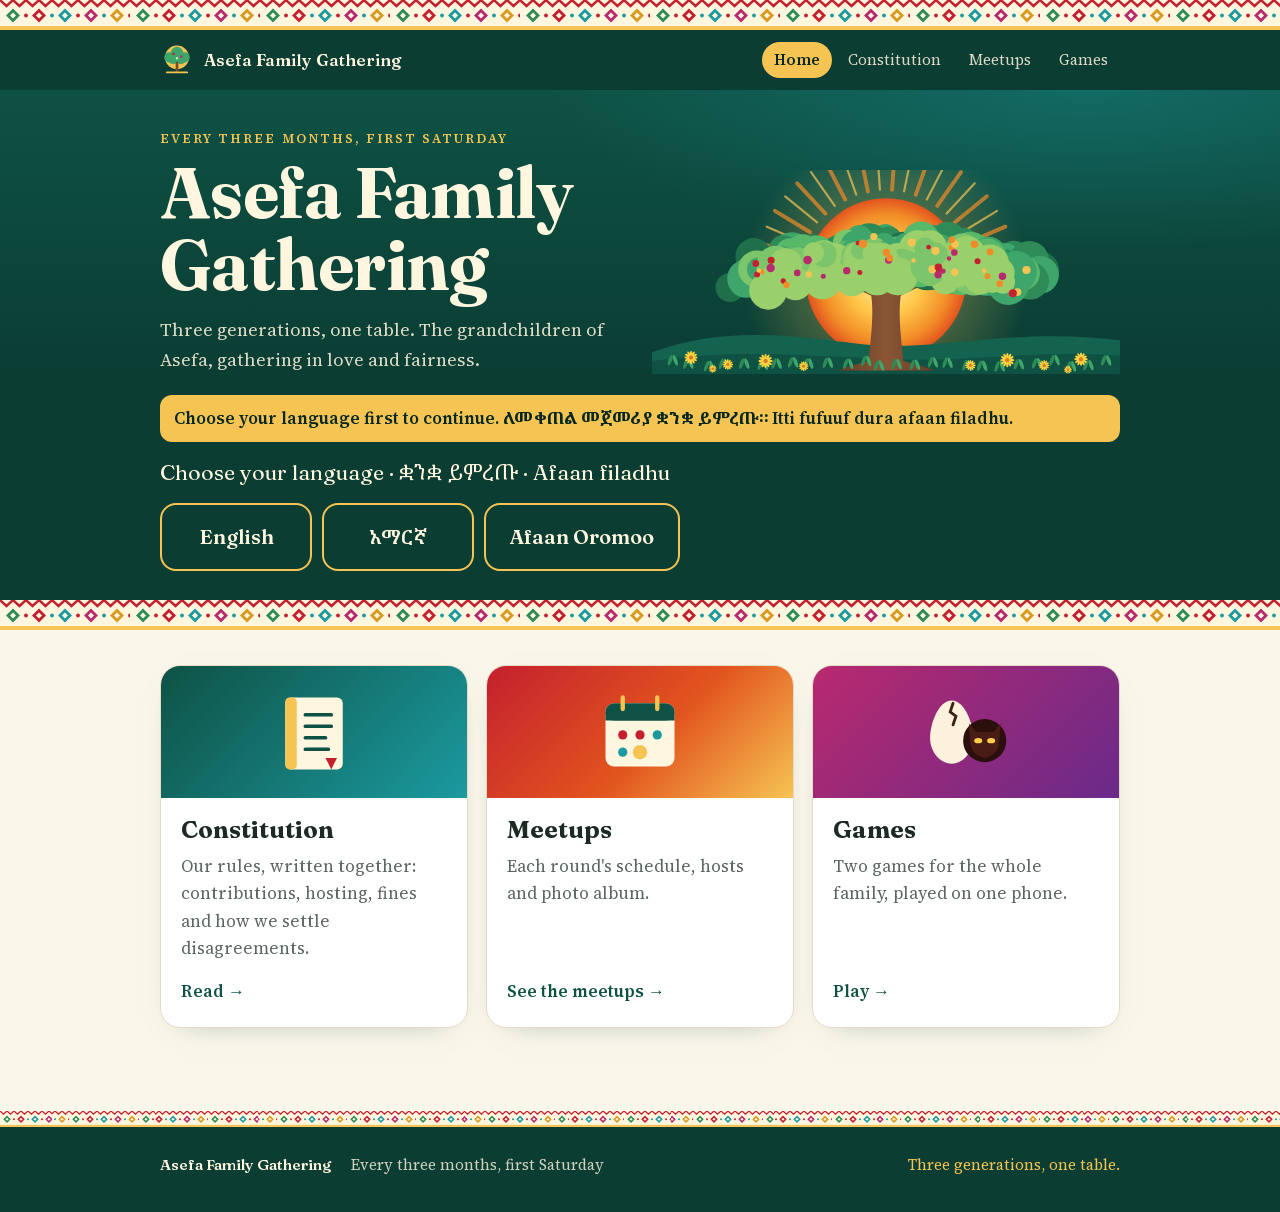
<file: meetups.html>
<!doctype html>
<html lang="en">
<head>
<meta charset="utf-8">
<meta name="viewport" content="width=device-width, initial-scale=1, viewport-fit=cover">
<meta name="theme-color" content="#0b3d33">
<title>Asefa Family Meetups</title>
<link rel="stylesheet" href="assets/site.css">
<script src="assets/site.js" data-root="./" data-page="meetups"></script>
<style>
.rounds { display: grid; gap: 20px; }
.round { overflow: hidden; }
.round .bar { height: 16px; background: var(--tibeb) repeat-x; background-size: auto 16px; }
.round.dim .bar { opacity: .55; }
.round .in { padding: 20px 24px 24px; }
@media (max-width: 34rem) { .round .in { padding: 16px 16px 20px; } }
.round-head { display: flex; align-items: center; gap: 14px; flex-wrap: wrap; }
.rn { width: 56px; height: 56px; flex: none; display: grid; place-items: center; position: relative; }
.rn::before { content: ""; position: absolute; inset: 8px; background: var(--c, var(--green)); transform: rotate(45deg); border-radius: 6px; box-shadow: 0 0 0 4px var(--card), 0 0 0 5.5px var(--c, var(--green)); }
.rn b { position: relative; color: #fff; font-family: var(--display); font-size: 1.35rem; font-weight: 700; }
.round-head h2 { margin: 0; font-family: var(--head); font-size: 1.6rem; line-height: 1.2; }
.badge { margin-left: auto; font-size: .8rem; font-weight: 700; padding: 4px 12px; border-radius: 999px; background: var(--gold); color: var(--green-night); }
.badge.next { background: var(--cream); color: var(--green); border: 1px solid var(--line); }
@media (max-width: 34rem) { .badge { margin-left: 0; } }

.facts { display: grid; grid-template-columns: repeat(3, minmax(0, 1fr)); gap: 10px; margin: 18px 0 0; padding: 0; list-style: none; }
@media (max-width: 40rem) { .facts { grid-template-columns: 1fr; } }
.facts li { background: var(--cream); border-radius: 14px; padding: 12px 14px; }
.facts .k { display: block; font-size: .74rem; letter-spacing: .14em; text-transform: uppercase; color: var(--gold-deep); font-weight: 700; }
html[data-lang="am"] .facts .k { letter-spacing: .03em; font-size: .85rem; }
.facts .v { font-family: var(--head); font-weight: 700; font-size: 1.15rem; }

.sched { list-style: none; margin: 8px 0 0; padding: 0; }
.sched li { display: grid; grid-template-columns: 4.4rem minmax(0, 1fr) auto; gap: 4px 14px; align-items: center; padding: 12px 10px; border-radius: 12px; }
.sched li + li { border-top: 1px dashed var(--line); }
.sched .time { font-family: var(--display); font-weight: 700; font-size: 1.25rem; color: var(--green); font-variant-numeric: tabular-nums; }
.sched .what { font-weight: 600; line-height: 1.4; }
.sched .what a { display: inline-block; margin-top: 2px; font-weight: 600; font-size: .92rem; }
.sched .mins { font-size: .9rem; color: var(--muted); white-space: nowrap; background: var(--cream); padding: 2px 10px; border-radius: 999px; }
.sched li.hi { background: linear-gradient(90deg, rgba(246, 196, 83, .28), rgba(246, 196, 83, .06)); border-top-color: transparent; }
.sched li.hi + li { border-top-color: transparent; }
@media (max-width: 34rem) { .sched li { grid-template-columns: 3.8rem minmax(0, 1fr); } .sched .mins { grid-column: 2; justify-self: start; } }
.sub { margin: 22px 0 0; }

.photos { margin-top: 22px; padding: 18px; border-radius: 16px; background: linear-gradient(135deg, rgba(27, 154, 160, .12), rgba(184, 41, 110, .1)); }
.photo-actions { display: flex; flex-wrap: wrap; gap: 10px; }
.gallery { display: grid; grid-template-columns: repeat(auto-fill, minmax(9rem, 1fr)); gap: 8px; margin-top: 14px; }
.gallery a { display: block; aspect-ratio: 1; border-radius: 10px; overflow: hidden; background: var(--cream); }
.gallery img { width: 100%; height: 100%; object-fit: cover; display: block; }
.empty { color: var(--muted); margin: 0; }
.note { margin: 14px 0 0; color: var(--muted); }
</style>
</head>
<body class="site">
<div id="site-head"></div>

<section class="hero">
  <div class="wrap">
    <div class="eyebrow"><span class="t" lang="en">Every three months, first Saturday</span><span class="t" lang="am">በየሦስት ወሩ፣ የመጀመሪያ ቅዳሜ</span><span class="t" lang="om">Ji'a sadii sadiin, Sanbata jalqabaa</span></div>
    <h1><span class="t" lang="en">Meetups</span><span class="t" lang="am">ስብሰባዎች</span><span class="t" lang="om">Walgahiiwwan</span></h1>
    <p class="lead"><span class="t" lang="en">Every round of our gathering: the date, the hosts, the schedule and the photos.</span><span class="t" lang="am">የእያንዳንዱ ዙር ስብሰባችን ቀን፣ አስተናጋጆች፣ መርሐ ግብርና ፎቶዎች።</span><span class="t" lang="om">Marsaa walgahii keenyaa hundaa: guyyaa, keessummeessitoota, sagantaa fi suuraawwan.</span></p>
  </div>
</section>
<div class="tibeb"></div>

<main class="section">
  <div class="wrap narrow rounds">

    <!-- ROUND 2 -->
    <section class="card round" id="round-2">
      <div class="bar"></div>
      <div class="in">
        <div class="round-head">
          <span class="rn" style="--c: var(--red)"><b>2</b></span>
          <h2><span class="t" lang="en">Round 2</span><span class="t" lang="am">ዙር 2</span><span class="t" lang="om">Marsaa 2</span></h2>
          <span class="badge"><span class="t" lang="en">Latest</span><span class="t" lang="am">የቅርብ ጊዜ</span><span class="t" lang="om">Kan dhihoo</span></span>
        </div>
        <ul class="facts">
          <li><span class="k"><span class="t" lang="en">Date</span><span class="t" lang="am">ቀን</span><span class="t" lang="om">Guyyaa</span></span><span class="v"><span class="t" lang="en">Saturday 14 November 2026</span><span class="t" lang="am">ቅዳሜ ኅዳር 5 ቀን 2019 ዓ.ም.</span><span class="t" lang="om">Sanbata, Sadaasa 14, 2026</span></span></li>
          <li><span class="k"><span class="t" lang="en">Hosts</span><span class="t" lang="am">አስተናጋጆች</span><span class="t" lang="om">Keessummeessitoota</span></span><span class="v"><span class="t" lang="en">Babutu and Xena</span><span class="t" lang="am">Babutu እና Xena</span><span class="t" lang="om">Babutu fi Xena</span></span></li>
          <li><span class="k"><span class="t" lang="en">Time</span><span class="t" lang="am">ሰዓት</span><span class="t" lang="om">Sa'aatii</span></span><span class="v"><span class="t" lang="en">7:00 to 11:00</span><span class="t" lang="am">ከ7፡00 እስከ 11፡00</span><span class="t" lang="om">7:00 hanga 11:00</span></span></li>
        </ul>

        <p class="label sub"><span class="t" lang="en">Schedule</span><span class="t" lang="am">መርሐ ግብር</span><span class="t" lang="om">Sagantaa</span></p>
        <ol class="sched">
          <li><span class="time">7:00</span><span class="what"><span class="t" lang="en">Blessing and welcome</span><span class="t" lang="am">ምርቃትና አቀባበል</span><span class="t" lang="om">Eebba fi simannaa</span></span><span class="mins">30′</span></li>
          <li><span class="time">7:30</span><span class="what"><span class="t" lang="en">Lunch</span><span class="t" lang="am">ምሳ</span><span class="t" lang="om">Laaqana</span></span><span class="mins">40′</span></li>
          <li><span class="time">8:10</span><span class="what"><span class="t" lang="en">Family news</span><span class="t" lang="am">የቤተሰብ ዜና</span><span class="t" lang="om">Oduu maatii</span></span><span class="mins">15′</span></li>
          <li><span class="time">8:25</span><span class="what"><span class="t" lang="en">Host interview</span><span class="t" lang="am">ከአስተናጋጆቹ ጋር አጭር ቃለ መጠይቅ</span><span class="t" lang="om">Gaaffii fi deebii keessummeessitoota waliin</span></span><span class="mins">10′</span></li>
          <li><span class="time">8:35</span><span class="what"><span class="t" lang="en">Finance report</span><span class="t" lang="am">የገንዘብ ሪፖርት</span><span class="t" lang="om">Gabaasa maallaqaa</span></span><span class="mins">15′</span></li>
          <li><span class="time">8:50</span><span class="what"><span class="t" lang="en">Constitution reading and adoption</span><span class="t" lang="am">የመተዳደሪያ ደንቡ ንባብና ማጽደቅ</span><span class="t" lang="om">Seera ittiin bulmaataa dubbisuu fi raggaasisuu</span><br><a href="constitution.html"><span class="t" lang="en">Read the constitution</span><span class="t" lang="am">ደንቡን ያንብቡ</span><span class="t" lang="om">Seera dubbisi</span> →</a></span><span class="mins">15′</span></li>
          <li class="hi"><span class="time">9:05</span><span class="what"><span class="t" lang="en">Coffee ceremony and games</span><span class="t" lang="am">የቡና ሥነ ሥርዓትና ጨዋታዎች</span><span class="t" lang="om">Sirna bunaa fi taphoota</span><br><a href="Games/"><span class="t" lang="en">Open the family games</span><span class="t" lang="am">የቤተሰብ ጨዋታዎችን ይክፈቱ</span><span class="t" lang="om">Taphoota maatii bani</span> →</a></span><span class="mins">60′</span></li>
          <li><span class="time">10:05</span><span class="what"><span class="t" lang="en">Lottery for the hosting order</span><span class="t" lang="am">የአስተናጋጅነት ተራ ዕጣ</span><span class="t" lang="om">Carraa tartiiba keessummeessuu</span></span><span class="mins">20′</span></li>
          <li><span class="time">10:25</span><span class="what"><span class="t" lang="en">Reflection and testimony from the family abroad</span><span class="t" lang="am">ከውጭ አገር የመጡ የቤተሰብ አባላት ሐሳብና ምስክርነት</span><span class="t" lang="om">Yaada fi ragaa maatii biyya alaa dhufanii</span></span><span class="mins">20′</span></li>
          <li><span class="time">10:45</span><span class="what"><span class="t" lang="en">Closing blessing</span><span class="t" lang="am">የመዝጊያ ምርቃት</span><span class="t" lang="om">Eebba cufiinsaa</span></span><span class="mins">15′</span></li>
        </ol>

        <div class="photos" data-round="2"></div>
      </div>
    </section>

    <!-- ROUND 3 -->
    <section class="card round dim" id="round-3">
      <div class="bar"></div>
      <div class="in">
        <div class="round-head">
          <span class="rn" style="--c: var(--teal)"><b>3</b></span>
          <h2><span class="t" lang="en">Round 3</span><span class="t" lang="am">ዙር 3</span><span class="t" lang="om">Marsaa 3</span></h2>
          <span class="badge next"><span class="t" lang="en">Next</span><span class="t" lang="am">ቀጣይ</span><span class="t" lang="om">Kan itti aanu</span></span>
        </div>
        <p class="note"><span class="t" lang="en">The date and the hosts will be set by the lottery at Round 2.</span><span class="t" lang="am">ቀኑና አስተናጋጆቹ በዙር 2 ዕጣ ይወሰናሉ።</span><span class="t" lang="om">Guyyaa fi keessummeessitoonni carraa Marsaa 2 irratti murtaa'u.</span></p>
      </div>
    </section>

    <!-- ROUND 1 -->
    <section class="card round dim" id="round-1">
      <div class="bar"></div>
      <div class="in">
        <div class="round-head">
          <span class="rn" style="--c: var(--green)"><b>1</b></span>
          <h2><span class="t" lang="en">Round 1</span><span class="t" lang="am">ዙር 1</span><span class="t" lang="om">Marsaa 1</span></h2>
        </div>
        <p class="note"><span class="t" lang="en">Our first meetup. Details will be added here.</span><span class="t" lang="am">የመጀመሪያው ስብሰባችን። ዝርዝሩ እዚህ ይጨመራል።</span><span class="t" lang="om">Walgahii keenya jalqabaa. Bal'inni isaa asitti ni dabalama.</span></p>
        <div class="photos" data-round="1"></div>
      </div>
    </section>

  </div>
</main>

<div id="site-foot"></div>

<script>
/* =====================================================================
   PHOTO ALBUMS
   For each round, paste:
   - album:  the link to that round's Google Photos shared album or Google Drive folder.
   - images: (optional, Google Drive only) the IDs of a few photos to show here.
             Share each photo as "Anyone with the link: Viewer". The ID is the
             long code in its link: drive.google.com/file/d/THIS_PART/view
   ===================================================================== */
var ALBUMS = {
  1: { album: "", images: [] },
  2: { album: "https://photos.app.goo.gl/MvLgzYVoU4DYMHEZ7", images: [] }
};

(function () {
  var L = (window.ASEFA && ASEFA.lang) || 'en';
  var W = {
    title: { en: 'Photos', am: 'ፎቶዎች', om: 'Suuraawwan' },
    see: { en: 'See the photos', am: 'ፎቶዎቹን ይመልከቱ', om: 'Suuraawwan ilaali' },
    add: { en: 'Add your photos', am: 'ፎቶዎችዎን ያክሉ', om: 'Suuraawwan kee dabali' },
    soon: { en: 'The photo album for this round will be linked here soon.', am: 'የዚህ ዙር የፎቶ አልበም በቅርቡ እዚህ ይያያዛል።', om: 'Albamiin suuraa marsaa kanaa dhiyootti asitti ni walqabsiifama.' },
    alt: { en: 'Photo from the meetup', am: 'የስብሰባው ፎቶ', om: 'Suuraa walgahii' }
  };
  function w(k) { return W[k][L] || W[k].en; }
  var cam = '<svg viewBox="0 0 24 24" fill="none" stroke="currentColor" stroke-width="2" stroke-linecap="round" stroke-linejoin="round" aria-hidden="true"><path d="M4 8h3l2-3h6l2 3h3v11H4z"/><circle cx="12" cy="13" r="3.5"/></svg>';
  var up = '<svg viewBox="0 0 24 24" fill="none" stroke="currentColor" stroke-width="2" stroke-linecap="round" stroke-linejoin="round" aria-hidden="true"><path d="M12 16V4M6 10l6-6 6 6M4 20h16"/></svg>';
  function safe(u) { return /^https:\/\/((drive|photos)\.google\.com|photos\.app\.goo\.gl)\//.test(u) ? u : ''; }
  function id(x) { return /^[A-Za-z0-9_-]{10,}$/.test(x) ? x : ''; }
  document.querySelectorAll('.photos').forEach(function (box) {
    var a = ALBUMS[box.dataset.round] || {}, link = safe(a.album || ''), imgs = (a.images || []).map(id).filter(Boolean);
    var h = '<p class="label">' + w('title') + '</p>';
    if (link) {
      h += '<div class="photo-actions">' +
        '<a class="btn green" href="' + link + '" target="_blank" rel="noopener">' + cam + w('see') + '</a>' +
        '<a class="btn line" href="' + link + '" target="_blank" rel="noopener">' + up + w('add') + '</a></div>';
      if (imgs.length) {
        h += '<div class="gallery">' + imgs.map(function (x) {
          return '<a href="https://drive.google.com/file/d/' + x + '/view" target="_blank" rel="noopener"><img loading="lazy" alt="' + w('alt') + '" onerror="this.parentNode.style.display=\'none\'" src="https://drive.google.com/thumbnail?id=' + x + '&sz=w600"></a>';
        }).join('') + '</div>';
      }
    } else {
      h += '<p class="empty">' + w('soon') + '</p>';
    }
    box.innerHTML = h;
  });
})();
</script>
</body>
</html>
</file>
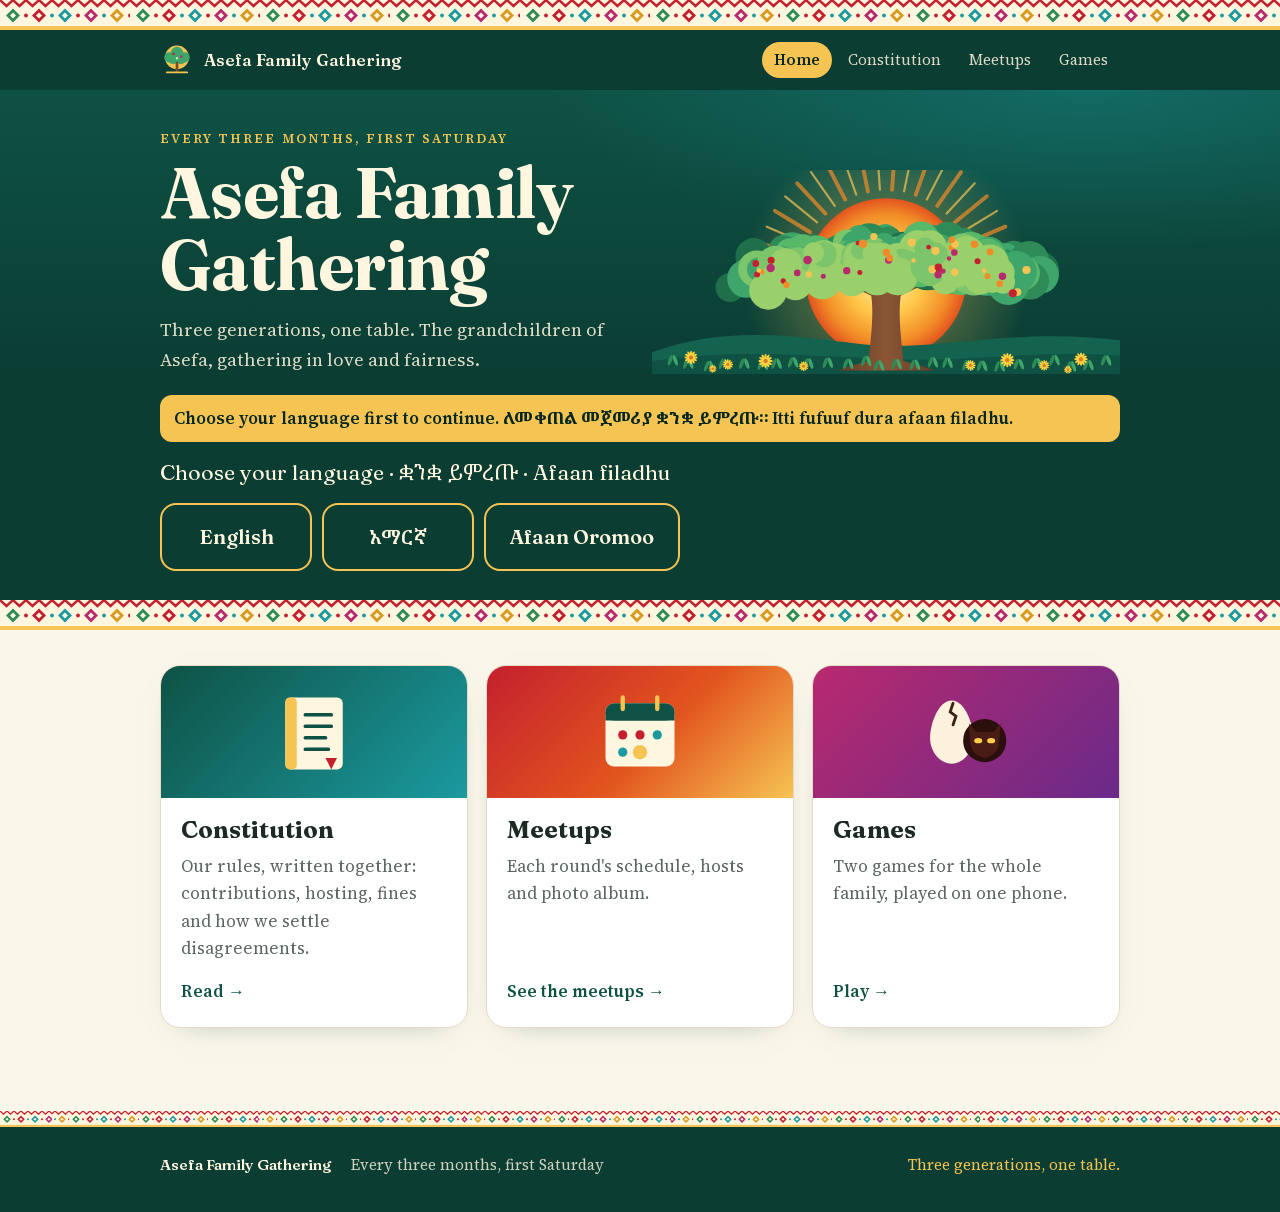
<file: Games/egg.html>
<!doctype html>
<html lang="en">
<head>
<meta charset="utf-8">
<meta name="viewport" content="width=device-width, initial-scale=1, viewport-fit=cover">
<meta name="theme-color" content="#0b3d33">
<title>Enkulal</title>
<link rel="stylesheet" href="../assets/site.css">
<script src="../assets/site.js" data-root="../" data-page="game"></script>
<style>
/* Enkulal: hot-egg passing game for the Asefa Family Gathering.
   Pass the phone (or a real object) around the circle; the egg cracks, then bursts at a random moment. */
:root {
  --bg: #0b3d33;
  --bg-2: #0e4c40;
  --cream: #fff6e0;
  --cream-dim: rgba(255, 246, 224, .72);
  --gold: #f6c453;
  --yolk: #ffb81c;
  --ember: #c4202f;
  --ember-hot: #ff7a3d;
  --line: rgba(255, 243, 214, .16);
  --display: "Fraunces", Georgia, serif;
  --body: "Source Serif 4", Georgia, serif;
  --ethiopic: "Noto Serif Ethiopic", "Kefa", serif;
  --heat: 0;
  color-scheme: dark;
}
* { box-sizing: border-box; }
html, body { height: 100%; margin: 0; }
body {
  background: var(--bg);
  background-image: radial-gradient(80% 60% at 50% 45%, rgba(232, 87, 42, calc(var(--heat) * .6)) 0%, transparent 70%), linear-gradient(180deg, #0e5245 0%, #0b3d33 55%, #062720 100%);
  background-attachment: fixed;
  color: var(--cream);
  font-family: var(--body);
  -webkit-tap-highlight-color: transparent;
  overflow: hidden;
  padding: calc(16px + env(safe-area-inset-top, 0px)) max(16px, env(safe-area-inset-right, 0px)) env(safe-area-inset-bottom, 0) max(16px, env(safe-area-inset-left, 0px));
}
html[lang="am"] body, [lang="am"] { font-family: var(--ethiopic); }
button { font: inherit; color: inherit; cursor: pointer; }
.ribbon { position: fixed; top: 0; left: 0; right: 0; z-index: 12; }
.back { align-self: flex-start; color: var(--gold); text-decoration: none; font-weight: 600; font-size: .95rem; }
.back:hover { text-decoration: underline; }
:focus-visible { outline: 3px solid var(--gold); outline-offset: 3px; }
.screen { height: 100%; display: flex; flex-direction: column; max-width: 46rem; margin: 0 auto; }
[hidden] { display: none !important; }

/* ---------- setup */
#setup { overflow-y: auto; padding-block: 28px 32px; gap: 22px; }
.brand h1 { margin: 0; font-family: var(--display); font-weight: 700; font-size: clamp(3rem, 12vw, 4.6rem); line-height: .9; letter-spacing: -.02em; font-variation-settings: "opsz" 144; }
.brand .alt { font-size: 1rem; color: var(--gold); margin-top: 6px; }
.tagline { font-family: var(--display); font-size: 1.3rem; line-height: 1.35; margin: 0; text-wrap: balance; }
html[lang="am"] .tagline { font-family: var(--ethiopic); font-size: 1.2rem; }

.seg { display: inline-flex; border: 1px solid var(--line); border-radius: 999px; padding: 4px; gap: 4px; flex-wrap: wrap; align-self: flex-start; }
.seg button { border: 0; background: transparent; padding: 8px 16px; border-radius: 999px; color: var(--cream-dim); font-size: 1rem; }
.seg button[aria-pressed="true"] { background: var(--cream); color: var(--bg); font-weight: 600; }

.panel { border-top: 1px solid var(--line); padding-top: 18px; }
.label { font-size: .78rem; letter-spacing: .2em; text-transform: uppercase; color: var(--gold); margin: 0 0 10px; }
html[lang="am"] .label { letter-spacing: .04em; font-size: .9rem; }
.add { display: flex; gap: 8px; }
.add input { flex: 1; min-width: 0; font: inherit; font-size: 1.1rem; color: var(--cream); background: var(--bg-2); border: 1px solid var(--line); border-radius: 12px; padding: 12px 14px; }
.add input::placeholder { color: var(--cream-dim); }
.btn { border: 0; border-radius: 14px; padding: 12px 18px; font-weight: 600; font-size: 1.05rem; background: var(--cream); color: var(--bg); }
.btn.big { width: 100%; padding: 18px; font-size: 1.3rem; border-radius: 18px; font-family: var(--display); }
html[lang="am"] .btn.big { font-family: var(--ethiopic); }
.btn.fire { background: var(--ember); color: #fff; box-shadow: 0 10px 40px -10px rgba(232, 87, 42, .8); }
.chips { display: flex; flex-wrap: wrap; gap: 8px; margin-top: 12px; padding: 0; list-style: none; }
.chips li { display: inline-flex; align-items: center; gap: 6px; background: var(--bg-2); border: 1px solid var(--line); border-radius: 999px; padding: 6px 6px 6px 14px; font-size: 1rem; }
.chips button { border: 0; background: rgba(255, 243, 214, .1); width: 28px; height: 28px; border-radius: 50%; font-size: 1rem; line-height: 1; }
.hint { color: var(--cream-dim); font-size: .95rem; margin: 10px 0 0; }
ol.how { margin: 0; padding: 0; list-style: none; counter-reset: s; display: grid; gap: 10px; }
ol.how li { counter-increment: s; display: grid; grid-template-columns: 2rem 1fr; gap: 8px; line-height: 1.45; }
ol.how li::before { content: counter(s); font-family: var(--display); font-weight: 700; font-size: 1.3rem; color: var(--ember-hot); line-height: 1.1; }

/* ---------- play */
#play { padding-block: 14px 22px; }
.bar { display: flex; align-items: center; justify-content: space-between; gap: 10px; }
.bar .mini { border: 1px solid var(--line); background: transparent; color: var(--cream-dim); border-radius: 999px; padding: 6px 14px; font-size: .9rem; }
.bar .mini:disabled { opacity: .35; }
.score { display: flex; gap: 6px; flex-wrap: wrap; justify-content: center; margin: 12px 0 0; padding: 0; list-style: none; }
.score li { display: inline-flex; align-items: center; gap: 6px; font-size: .88rem; padding: 4px 10px; border-radius: 999px; background: var(--bg-2); border: 1px solid var(--line); }
.score li.out { opacity: .35; text-decoration: line-through; }
.dots { display: inline-flex; gap: 3px; }
.dots i { width: 8px; height: 10px; border-radius: 50% 50% 46% 46% / 60% 60% 40% 40%; border: 1px solid var(--cream-dim); display: block; }
.dots i.on { background: var(--yolk); border-color: var(--yolk); }

.arena { flex: 1; display: flex; flex-direction: column; align-items: center; justify-content: center; text-align: center; gap: 22px; min-height: 0; }
.egg { width: min(56vw, 250px); aspect-ratio: 4 / 5; position: relative; }
.egg svg { width: 100%; height: 100%; overflow: visible; transform-origin: 50% 90%; }
.egg.tick svg { animation: wobble .16s ease-out; }
@keyframes wobble { 0% { transform: rotate(0); } 30% { transform: rotate(-7deg) scale(1.03); } 65% { transform: rotate(5deg); } 100% { transform: rotate(0); } }
.egg .glow { position: absolute; inset: 6%; border-radius: 50%; background: radial-gradient(circle, rgba(255, 122, 61, calc(.1 + var(--heat) * .75)) 0%, transparent 70%); filter: blur(8px); }
.crack { opacity: 0; transition: opacity .15s; }
.crack.on { opacity: 1; }

.msg { font-family: var(--display); font-size: clamp(1.6rem, 7vw, 2.4rem); font-weight: 700; min-height: 1.3em; }
html[lang="am"] .msg { font-family: var(--ethiopic); }
.msg.pass { color: var(--ember-hot); }
.msg.ready { color: var(--cream-dim); font-weight: 600; font-size: clamp(1.2rem, 5vw, 1.6rem); }

#reverse { position: fixed; inset: 0; z-index: 15; display: grid; place-items: center; pointer-events: none; background: rgba(255, 184, 28, .92); color: var(--bg); font-family: var(--display); font-weight: 700; font-size: clamp(2.6rem, 13vw, 5rem); text-align: center; line-height: 1; padding: 20px; animation: rev 1.4s ease-out forwards; }
html[lang="am"] #reverse { font-family: var(--ethiopic); }
#reverse span { display: block; font-size: .9em; margin-top: 10px; }
@keyframes rev { 0% { opacity: 1; transform: scale(1.08); } 15% { transform: scale(1); } 78% { opacity: 1; } 100% { opacity: 0; } }

/* ---------- burst overlay */
#pop { position: fixed; inset: 0; z-index: 20; display: flex; flex-direction: column; align-items: center; justify-content: center; gap: 18px; text-align: center; padding: max(24px, env(safe-area-inset-top, 0px)) max(20px, env(safe-area-inset-right, 0px)) max(24px, env(safe-area-inset-bottom, 0px)) max(20px, env(safe-area-inset-left, 0px)); background: rgba(28, 18, 12, .94); overflow-y: auto; }
.splat { position: relative; width: min(78vw, 340px); aspect-ratio: 1.25; display: grid; place-items: center; animation: splat .45s cubic-bezier(.2, 1.7, .4, 1); }
.splat svg { position: absolute; inset: 0; width: 100%; height: 100%; }
.splat .boom { position: relative; font-family: var(--display); font-weight: 700; font-size: clamp(3rem, 15vw, 5.4rem); color: var(--bg); line-height: 1; }
html[lang="am"] .splat .boom { font-family: var(--ethiopic); font-size: clamp(2.6rem, 12vw, 4.4rem); }
@keyframes splat { from { transform: scale(.2); opacity: 0; } to { transform: scale(1); opacity: 1; } }
#pop h2 { margin: 0; font-family: var(--display); font-size: 1.5rem; font-weight: 600; }
html[lang="am"] #pop h2 { font-family: var(--ethiopic); }
.who { display: flex; flex-wrap: wrap; gap: 10px; justify-content: center; max-width: 34rem; margin-top: 14px; }
.who button { border: 1px solid var(--line); background: var(--bg-2); border-radius: 14px; padding: 12px 18px; font-size: 1.1rem; }
.forfeit { max-width: 30rem; border: 1px solid rgba(255, 184, 28, .55); border-radius: 18px; padding: 20px 22px; background: linear-gradient(180deg, rgba(255, 184, 28, .14), rgba(255, 184, 28, .03)); }
.forfeit .label { margin-bottom: 8px; color: var(--yolk); }
.forfeit p { margin: 0; font-family: var(--display); font-size: clamp(1.3rem, 5.5vw, 1.8rem); line-height: 1.25; text-wrap: balance; }
html[lang="am"] .forfeit p { font-family: var(--ethiopic); font-size: clamp(1.15rem, 5vw, 1.5rem); line-height: 1.5; }
.status { color: var(--gold); font-size: 1.1rem; min-height: 1.4em; }
.winner { font-family: var(--display); font-size: clamp(2.2rem, 10vw, 3.6rem); font-weight: 700; line-height: 1.05; }
html[lang="am"] .winner { font-family: var(--ethiopic); }
.link { border: 0; background: none; color: var(--cream-dim); text-decoration: underline; text-underline-offset: 4px; padding: 8px; font-size: 1rem; }

canvas#fx { position: fixed; inset: 0; width: 100%; height: 100%; pointer-events: none; z-index: 30; }
.flash { position: fixed; inset: 0; background: var(--yolk); z-index: 25; pointer-events: none; animation: flash .45s ease-out forwards; }
@keyframes flash { from { opacity: .85; } to { opacity: 0; } }
.shake { animation: shake .45s; }
@keyframes shake { 10%, 90% { transform: translate(-2px, 1px); } 20%, 80% { transform: translate(4px, -2px); } 30%, 50%, 70% { transform: translate(-7px, 3px); } 40%, 60% { transform: translate(7px, -3px); } }
@media (prefers-reduced-motion: reduce) { .egg.tick svg, .splat, .shake, #reverse { animation: none; } }
</style>
</head>
<body>
<div class="tibeb thin ribbon"></div>

<!-- ============ SETUP ============ -->
<main class="screen" id="setup">
  <a class="back" href="./">← <span class="t" lang="en">Family games</span><span class="t" lang="am">የቤተሰብ ጨዋታዎች</span><span class="t" lang="om">Taphoota maatii</span></a>
  <div class="brand">
    <h1><span class="t" lang="en">Enkulal!</span><span class="t" lang="am">ዕንቁላል!</span><span class="t" lang="om">Hanqaaquu!</span></h1>
  </div>
  <p class="tagline" data-t="tagline"></p>


  <section class="panel">
    <h2 class="label" data-t="players"></h2>
    <form class="add" id="addForm">
      <input id="nameInput" type="text" autocomplete="off" maxlength="18" data-tp="addName">
      <button class="btn" type="submit" data-t="add"></button>
    </form>
    <ul class="chips" id="chips"></ul>
    <p class="hint" id="playersHint" data-t="playersHint"></p>
  </section>

  <section class="panel">
    <h2 class="label" data-t="howTitle"></h2>
    <ol class="how" id="how"></ol>
  </section>

  <button class="btn big fire" id="startBtn" type="button" data-t="start"></button>
  <p class="hint" data-t="sound"></p>
</main>

<!-- ============ PLAY ============ -->
<main class="screen" id="play" hidden>
  <div class="bar">
    <button class="mini" id="menuBtn" type="button" data-t="menu"></button>
  </div>
  <ul class="score" id="score"></ul>

  <div class="arena">
    <div class="egg" id="egg">
      <div class="glow"></div>
      <svg viewBox="-80 -100 160 200" aria-hidden="true">
        <path d="M0 -92 C 44 -92 72 -10 72 32 C 72 74 40 98 0 98 C -40 98 -72 74 -72 32 C -72 -10 -44 -92 0 -92 Z" fill="#fbf1dc"/>
        <path d="M0 -92 C 44 -92 72 -10 72 32 C 72 74 40 98 0 98 C 30 80 46 40 40 0 C 34 -46 18 -80 0 -92 Z" fill="#ead6b0"/>
        <ellipse cx="-30" cy="-36" rx="12" ry="22" fill="#fff" opacity=".7" transform="rotate(18 -30 -36)"/>
        <g fill="#c9a77a" opacity=".55">
          <circle cx="22" cy="-30" r="2.4"/><circle cx="-14" cy="18" r="2"/><circle cx="34" cy="40" r="2.6"/>
          <circle cx="-38" cy="52" r="1.8"/><circle cx="8" cy="66" r="2.2"/><circle cx="46" cy="6" r="1.6"/>
        </g>
        <g fill="none" stroke="#3d2410" stroke-width="3.6" stroke-linecap="round" stroke-linejoin="round">
          <path class="crack" id="c1" d="M8 -88 L 2 -66 L 14 -56 L 6 -38"/>
          <path class="crack" id="c2" d="M-70 18 L -50 26 L -44 12 L -24 22"/>
          <path class="crack" id="c3" d="M68 52 L 48 46 L 44 64 L 26 58 L 20 74"/>
          <path class="crack" id="c4" d="M6 -38 L -6 -20 L 10 -4 L -2 14 L 14 30"/>
        </g>
      </svg>
    </div>
    <div class="msg ready" id="msg"></div>
  </div>

  <button class="btn big fire" id="goBtn" type="button" data-t="go"></button>
</main>

<!-- ============ BURST OVERLAY ============ -->
<div id="pop" hidden aria-live="assertive">
  <div class="splat">
    <svg viewBox="-170 -136 340 272" aria-hidden="true">
      <path d="M-120 -40 C -150 -90 -60 -128 -10 -100 C 30 -132 120 -116 112 -60 C 166 -46 160 30 112 44 C 140 96 60 130 18 98 C -20 132 -110 118 -102 70 C -160 60 -164 -10 -120 -40 Z" fill="#fff8ea"/>
      <circle cx="-150" cy="-70" r="10" fill="#fff8ea"/><circle cx="150" cy="-86" r="8" fill="#fff8ea"/><circle cx="-140" cy="96" r="7" fill="#fff8ea"/><circle cx="146" cy="96" r="11" fill="#fff8ea"/>
      <circle cx="0" cy="0" r="78" fill="#ffb81c"/>
      <ellipse cx="-24" cy="-26" rx="22" ry="12" fill="#ffe08a" opacity=".8" transform="rotate(-25 -24 -26)"/>
    </svg>
    <div class="boom" data-t="boom"></div>
  </div>
  <div id="whoBox">
    <h2 data-t="who"></h2>
    <div class="who" id="who"></div>
  </div>
  <div id="resultBox" hidden>
    <div class="status" id="status"></div>
    <div class="forfeit">
      <div class="label" data-t="forfeit"></div>
      <p id="forfeitText"></p>
    </div>
    <div style="margin-top:18px; display:grid; gap:10px; justify-items:center">
      <button class="btn big" id="nextBtn" type="button" data-t="next" style="max-width:22rem"></button>
      <button class="link" id="otherDareBtn" type="button" data-t="otherDare"></button>
    </div>
  </div>
  <div id="winBox" hidden>
    <div class="label" data-t="winner"></div>
    <div class="winner" id="winnerName"></div>
    <button class="btn big fire" id="againBtn" type="button" data-t="again" style="margin-top:22px; max-width:22rem"></button>
  </div>
</div>

<canvas id="fx"></canvas>

<script src="forfeits.js"></script>
<script>
(function () {
'use strict';

var T = {
  en: {
    tagline: "Pass the egg as fast as you can. It bursts at a random moment, and whoever is holding it does the forfeit.",
    players: "Players", addName: "Add a name", add: "Add",
    playersHint: "Add everyone who is playing, or start with no names for quick play.",
    howTitle: "How to play",
    how: [
      "Sit in a circle. The first person holds the phone with the egg on it.",
      "Tap Start. Pass the phone to the next person as fast as you can. Hand it over, never throw it.",
      "When the screen flashes \"Switch direction\", pass the other way.",
      "When the egg bursts, whoever is holding it does the forfeit and gets a broken egg. Three broken eggs and you are out. The last one standing wins.",
      "Prefer to keep the phone safe? Put it in the middle and pass a real object, like a ball or an orange. When the egg bursts, whoever holds the object is caught."
    ],
    start: "Start the game",
    sound: "Turn the sound up. The ticking speeds up and the egg starts to crack, but nobody knows when it will burst.",
    menu: "Menu", go: "Start", ready: "Hold the egg. Get ready.", pass: "Pass it!",
    reverse: "Switch direction!",
    boom: "SPLAT!", who: "Who was holding it?", skip: "Nobody / skip",
    forfeit: "Forfeit", next: "Next round", otherDare: "Different forfeit",
    out: function (n) { return n + " is out of the game."; },
    got: function (n, k) { return n + " now has " + k + (k === 1 ? " broken egg." : " broken eggs."); },
    winner: "Winner", again: "Play again", needTwo: "Add at least two players, or remove all names for quick play."
  },
  am: {
    tagline: "ዕንቁላሉን በተቻለ ፍጥነት አሳልፉ። በማይታወቅ ጊዜ ይፈነዳል፤ በእጁ የያዘው ሰው ቅጣቱን ይፈጽማል።",
    players: "ተጫዋቾች", addName: "ስም ያስገቡ", add: "ጨምሩ",
    playersHint: "የሚጫወቱትን ሁሉ ያስገቡ፤ ወይም ስም ሳያስገቡ በፈጣን ጨዋታ ይጀምሩ።",
    howTitle: "አጨዋወት",
    how: [
      "በክብ ተቀመጡ። የመጀመሪያው ሰው ዕንቁላሉ ያለበትን ስልክ ይይዛል።",
      "«ጀምሩ»ን ተጫኑ። ስልኩን በተቻለ ፍጥነት ለቀጣዩ ሰው አሳልፉ። በእጅ አቀብሉ እንጂ አትወርውሩ።",
      "ማያው «አቅጣጫ ቀይሩ!» ሲል በተቃራኒው አቅጣጫ አሳልፉ።",
      "ዕንቁላሉ ሲፈነዳ የያዘው ሰው ቅጣቱን ይፈጽማል፣ አንድ የተሰበረ ዕንቁላልም ያገኛል። ሦስት የተሰበረ ዕንቁላል ያገኘ ይወጣል። መጨረሻ የቀረው ያሸንፋል።",
      "ስልኩን ማሳለፍ ካልፈለጋችሁ መሃል ላይ አስቀምጡትና እንደ ኳስ ወይም ብርቱካን ያለ ነገር አሳልፉ። ዕንቁላሉ ሲፈነዳ ዕቃውን የያዘው ሰው ይያዛል።"
    ],
    start: "ጨዋታውን ጀምሩ",
    sound: "ድምፁን ከፍ አድርጉ። ቲክታኩ እየፈጠነ ዕንቁላሉም መሰንጠቅ ይጀምራል፤ መቼ እንደሚፈነዳ ግን ማንም አያውቅም።",
    menu: "ምናሌ", go: "ጀምሩ", ready: "ዕንቁላሉን ያዙ። ተዘጋጁ።", pass: "አሳልፉ!",
    reverse: "አቅጣጫ ቀይሩ!",
    boom: "ፈነዳ!", who: "በማን እጅ ነበር?", skip: "ማንም / እለፉ",
    forfeit: "ቅጣት", next: "ቀጣይ ዙር", otherDare: "ሌላ ቅጣት",
    out: function (n) { return n + " ፦ ከጨዋታው ውጪ።"; },
    got: function (n, k) { return n + " ፦ " + k + " የተሰበረ ዕንቁላል።"; },
    winner: "አሸናፊ", again: "እንደገና ተጫወቱ", needTwo: "ቢያንስ ሁለት ተጫዋቾች ያስገቡ፤ ወይም ለፈጣን ጨዋታ ስሞቹን በሙሉ ያጥፉ።"
  },
  om: {
    tagline: "Hanqaaquu hamma dandeessan saffisaan dabarsaa. Yeroo hin beekamnetti dhoha; namni harkatti qabate adabbii raawwata.",
    players: "Taphattoota", addName: "Maqaa galchi", add: "Dabali",
    playersHint: "Namoota taphatan hunda galchaa, yookiin maqaa malee tapha saffisaa jalqabaa.",
    howTitle: "Akkaataa taphaa",
    how: [
      "Geengoon taa'aa. Namni jalqabaa bilbila hanqaaquun irra jiru qabata.",
      "\"Jalqabi\" tuqaa. Bilbila hamma dandeessan saffisaan nama itti aanuuf dabarsaa. Harkaan kennaa malee hin darbatinaa.",
      "Yeroo iskiriiniin \"Kallattii jijjiiraa!\" jedhu, gara faallaatti dabarsaa.",
      "Yeroo hanqaaquun dhohu namni qabate adabbii raawwata, hanqaaquu cabe tokkos argata. Kan hanqaaquu cabe sadii argate ni ba'a. Kan dhumarratti hafe ni mo'a.",
      "Bilbila dabarsuu yoo hin barbaanne, gidduutti kaa'aatii waan akka kubbaa yookiin burtukaanaa dabarsaa. Yeroo hanqaaquun dhohu, namni meeshaa sana qabate ni qabama."
    ],
    start: "Tapha jalqabaa",
    sound: "Sagalee ol kaasaa. Tik-takiin ni saffisa, hanqaaquunis ni baqaqa; garuu yoom akka dhohu namni hin beeku.",
    menu: "Baafata", go: "Jalqabi", ready: "Hanqaaquu qabadhaa. Qophaa'aa.", pass: "Dabarsaa!",
    reverse: "Kallattii jijjiiraa!",
    boom: "Dhohe!", who: "Harka eenyuu keessa ture?", skip: "Namni hin jiru / darbi",
    forfeit: "Adabbii", next: "Marsaa itti aanu", otherDare: "Adabbii biraa",
    out: function (n) { return n + ": taphaa ala."; },
    got: function (n, k) { return n + ": hanqaaquu cabe " + k + "."; },
    winner: "Mo'ataa", again: "Irra deebi'aa taphadhaa", needTwo: "Yoo xiqqaate taphattoota lama galchaa, yookiin tapha saffisaaf maqaa hunda haqaa."
  }
};

var DARES = window.EGG_FORFEITS || [["Do 10 squats.", "10 ጊዜ ቁጢጥ ብድግ ማለት።", "Al 10 taa'anii ka'uu."]];
var LANG_IDX = { en: 0, am: 1, om: 2 };
var LANG_NAME = { en: "English", am: "አማርኛ", om: "Afaan Oromoo" };

var store = {
  get: function (k) { try { return localStorage.getItem('enkulal-' + k); } catch (e) { return null; } },
  set: function (k, v) { try { localStorage.setItem('enkulal-' + k, v); } catch (e) {} }
};
var lang = (window.ASEFA && ASEFA.lang) || 'en';
if (!T[lang]) lang = 'en';
var players = [];
try { players = JSON.parse(store.get('players') || '[]').map(function (n) { return { name: n, k: 0, out: false }; }); } catch (e) { players = []; }
var dareBag = [], dareIdx = 0, running = false, timers = [], startedAt = 0, burstAt = 0, wakeLock = null, hintOverride = false;
var $ = function (id) { return document.getElementById(id); };

function bag(n) { var a = []; for (var i = 0; i < n; i++) a.push(i); for (var j = n - 1; j > 0; j--) { var r = Math.floor(Math.random() * (j + 1)); var t = a[j]; a[j] = a[r]; a[r] = t; } return a; }
function nextDare() { if (!dareBag.length) dareBag = bag(DARES.length); dareIdx = dareBag.pop(); }
function t(k) { return T[lang][k]; }

function applyLang() {
  document.documentElement.lang = lang;
  document.querySelectorAll('[data-t]').forEach(function (el) {
    if (el.id === 'playersHint' && hintOverride) { el.textContent = t('needTwo'); return; }
    el.textContent = t(el.dataset.t);
  });
  document.querySelectorAll('[data-tp]').forEach(function (el) { el.placeholder = t(el.dataset.tp); });
  document.querySelectorAll('.seg button').forEach(function (b) { b.setAttribute('aria-pressed', String(b.dataset.lang === lang)); });
  var how = $('how'); how.innerHTML = '';
  t('how').forEach(function (s) { var li = document.createElement('li'); li.textContent = s; how.appendChild(li); });
  $('msg').textContent = running ? t('pass') : t('ready');
  $('forfeitText').textContent = DARES[dareIdx][LANG_IDX[lang]];
  renderScore();
}

function renderChips() {
  var ul = $('chips'); ul.innerHTML = '';
  players.forEach(function (p, i) {
    var li = document.createElement('li');
    var s = document.createElement('span'); s.textContent = p.name;
    var x = document.createElement('button'); x.type = 'button'; x.textContent = '×'; x.setAttribute('aria-label', 'Remove ' + p.name);
    x.addEventListener('click', function () { players.splice(i, 1); save(); renderChips(); });
    li.appendChild(s); li.appendChild(x); ul.appendChild(li);
  });
}
function save() { store.set('players', JSON.stringify(players.map(function (p) { return p.name; }))); }
function renderScore() {
  var ul = $('score'); ul.innerHTML = '';
  players.forEach(function (p) {
    var li = document.createElement('li'); if (p.out) li.className = 'out';
    var s = document.createElement('span'); s.textContent = p.name;
    var d = document.createElement('span'); d.className = 'dots';
    for (var i = 0; i < 3; i++) { var e = document.createElement('i'); if (i < p.k) e.className = 'on'; d.appendChild(e); }
    li.appendChild(s); li.appendChild(d); ul.appendChild(li);
  });
}

/* ---------------- sound */
var ac = null;
function audio() { if (!ac) { try { ac = new (window.AudioContext || window.webkitAudioContext)(); } catch (e) { ac = null; } } if (ac && ac.state === 'suspended') ac.resume(); return ac; }
function tone(freq, dur, vol, type) {
  var a = audio(); if (!a) return;
  var o = a.createOscillator(), g = a.createGain(), now = a.currentTime;
  o.type = type || 'square'; o.frequency.value = freq;
  g.gain.setValueAtTime(vol, now); g.gain.exponentialRampToValueAtTime(0.0001, now + dur);
  o.connect(g); g.connect(a.destination); o.start(now); o.stop(now + dur + .02);
}
function noise(dur, vol, from, to) {
  var a = audio(); if (!a) return;
  var now = a.currentTime, len = Math.floor(a.sampleRate * dur), buf = a.createBuffer(1, len, a.sampleRate), d = buf.getChannelData(0);
  for (var i = 0; i < len; i++) d[i] = (Math.random() * 2 - 1) * Math.pow(1 - i / len, 2);
  var src = a.createBufferSource(); src.buffer = buf;
  var f = a.createBiquadFilter(); f.type = 'bandpass'; f.Q.value = .8; f.frequency.setValueAtTime(from, now); f.frequency.exponentialRampToValueAtTime(to, now + dur);
  var g = a.createGain(); g.gain.value = vol;
  src.connect(f); f.connect(g); g.connect(a.destination); src.start(now);
}
function crackSound() { noise(.09, .9, 4000, 1800); }
function splatSound() {
  noise(.18, 1.2, 5000, 2500);
  setTimeout(function () { noise(.55, 1.4, 900, 120); tone(110, .4, .7, 'sine'); }, 40);
}
function alarm() { tone(880, .12, .25); setTimeout(function () { tone(660, .12, .25); }, 140); setTimeout(function () { tone(880, .12, .25); }, 280); }

/* ---------------- round */
function clearTimers() { timers.forEach(clearTimeout); timers = []; }
function heat(v) { document.documentElement.style.setProperty('--heat', v.toFixed(3)); }
function cracks(n) { for (var i = 1; i <= 4; i++) $('c' + i).classList.toggle('on', i <= n); }

function go() {
  if (running) return;
  audio();
  running = true;
  $('goBtn').hidden = true; $('menuBtn').disabled = true;
  $('msg').className = 'msg pass'; $('msg').textContent = t('pass');
  startedAt = performance.now();
  burstAt = startedAt + (7 + Math.random() * 21) * 1000;          /* hidden: 7 to 28 seconds */
  wake();
  /* maybe one "switch direction" moment, never in the last two seconds */
  if (burstAt - startedAt > 6000 && Math.random() < .6) {
    var at = 3000 + Math.random() * (burstAt - startedAt - 5000);
    timers.push(setTimeout(reverse, at));
  }
  var flip = false, shown = 0;
  function tick() {
    var now = performance.now();
    if (now >= burstAt) { burst(); return; }
    var el = (now - startedAt) / 1000;
    var gap = Math.max(85, 520 - el * 21);                            /* faster with time, never reveals the end */
    heat(Math.min(1, el / 24));
    var c = Math.min(4, Math.floor(el / 4.5));
    if (c > shown) { shown = c; cracks(c); crackSound(); }
    flip = !flip;
    tone(flip ? 1250 : 930, .03, .16);
    var e = $('egg'); e.classList.remove('tick'); void e.offsetWidth; e.classList.add('tick');
    if (navigator.vibrate && el > 10) { try { navigator.vibrate(10); } catch (x) {} }
    timers.push(setTimeout(tick, Math.min(gap, burstAt - now)));
  }
  tick();
}

function reverse() {
  if (!running) return;
  var old = $('reverse'); if (old) old.remove();
  var d = document.createElement('div'); d.id = 'reverse';
  d.innerHTML = '<div>⟲<span></span></div>';
  d.querySelector('span').textContent = t('reverse');
  document.body.appendChild(d);
  alarm();
  if (navigator.vibrate) { try { navigator.vibrate([80, 60, 80]); } catch (x) {} }
  setTimeout(function () { d.remove(); }, 1450);
}

function burst() {
  clearTimers(); running = false; heat(1); cracks(4);
  var r = $('reverse'); if (r) r.remove();
  splatSound(); spray();
  if (navigator.vibrate) { try { navigator.vibrate([350, 80, 200]); } catch (x) {} }
  var f = document.createElement('div'); f.className = 'flash'; document.body.appendChild(f); setTimeout(function () { f.remove(); }, 500);
  document.body.classList.add('shake'); setTimeout(function () { document.body.classList.remove('shake'); }, 500);
  nextDare();
  $('forfeitText').textContent = DARES[dareIdx][LANG_IDX[lang]];
  $('pop').hidden = false; $('winBox').hidden = true;
  var alive = players.filter(function (p) { return !p.out; });
  if (alive.length) {
    $('whoBox').hidden = false; $('resultBox').hidden = true;
    var box = $('who'); box.innerHTML = '';
    alive.forEach(function (p) {
      var b = document.createElement('button'); b.type = 'button'; b.textContent = p.name;
      b.addEventListener('click', function () { strike(p); });
      box.appendChild(b);
    });
    var s = document.createElement('button'); s.type = 'button'; s.textContent = t('skip'); s.style.opacity = '.7';
    s.addEventListener('click', function () { result(''); });
    box.appendChild(s);
  } else { result(''); }
}

function strike(p) {
  p.k += 1;
  var m = T[lang].got(p.name, p.k);
  if (p.k >= 3) { p.out = true; m = T[lang].out(p.name); }
  renderScore();
  var alive = players.filter(function (x) { return !x.out; });
  if (players.length >= 2 && alive.length === 1) {
    $('whoBox').hidden = true; $('resultBox').hidden = true; $('winBox').hidden = false;
    $('winnerName').textContent = alive[0].name;
    setTimeout(function () { spray(); splatSound(); }, 250);
    return;
  }
  result(m);
}
function result(m) { $('whoBox').hidden = true; $('resultBox').hidden = false; $('status').textContent = m; }

function ready() {
  clearTimers(); running = false; heat(0); cracks(0);
  var r = $('reverse'); if (r) r.remove();
  $('pop').hidden = true; $('goBtn').hidden = false; $('menuBtn').disabled = false;
  $('msg').className = 'msg ready'; $('msg').textContent = t('ready');
  unwake();
}

/* ---------------- shell and yolk spray */
var cv = $('fx'), cx = cv.getContext('2d'), parts = [], raf = 0;
function size() { var r = window.devicePixelRatio || 1; cv.width = innerWidth * r; cv.height = innerHeight * r; cx.setTransform(r, 0, 0, r, 0, 0); }
window.addEventListener('resize', size); size();
function spray() {
  if (matchMedia('(prefers-reduced-motion: reduce)').matches) return;
  var ox = innerWidth / 2, oy = innerHeight * .45;
  for (var i = 0; i < 70; i++) {
    var a = Math.random() * Math.PI * 2, sp = 4 + Math.random() * 14, shell = i % 3 !== 0;
    parts.push({ x: ox, y: oy, vx: Math.cos(a) * sp, vy: Math.sin(a) * sp - 6, r: shell ? 6 + Math.random() * 12 : 4 + Math.random() * 8, rot: Math.random() * 6, vr: (Math.random() - .5) * .4, life: 1, shell: shell });
  }
  if (!raf) raf = requestAnimationFrame(step);
}
function draw(p) {
  cx.save(); cx.translate(p.x, p.y); cx.rotate(p.rot); cx.globalAlpha = Math.max(0, p.life);
  if (p.shell) {
    cx.fillStyle = '#fbf1dc'; cx.strokeStyle = '#c9a77a'; cx.lineWidth = 1;
    cx.beginPath(); cx.moveTo(-p.r, p.r * .3); cx.lineTo(-p.r * .2, -p.r); cx.lineTo(p.r * .9, -p.r * .2); cx.lineTo(p.r * .3, p.r * .8); cx.closePath(); cx.fill(); cx.stroke();
  } else {
    cx.fillStyle = '#ffb81c'; cx.beginPath(); cx.arc(0, 0, p.r, 0, Math.PI * 2); cx.fill();
  }
  cx.restore();
}
function step() {
  cx.clearRect(0, 0, innerWidth, innerHeight);
  parts = parts.filter(function (p) { return p.life > 0 && p.y < innerHeight + 60; });
  parts.forEach(function (p) { p.x += p.vx; p.y += p.vy; p.vy += .45; p.vx *= .99; p.rot += p.vr; p.life -= .01; draw(p); });
  raf = parts.length ? requestAnimationFrame(step) : 0;
  if (!raf) cx.clearRect(0, 0, innerWidth, innerHeight);
}

/* ---------------- keep the screen on during a round */
function wake() { try { if (navigator.wakeLock) navigator.wakeLock.request('screen').then(function (w) { wakeLock = w; }).catch(function () {}); } catch (e) {} }
function unwake() { try { if (wakeLock) { wakeLock.release(); wakeLock = null; } } catch (e) {} }

/* ---------------- wiring */
$('addForm').addEventListener('submit', function (e) {
  e.preventDefault();
  var v = $('nameInput').value.trim(); if (!v) return;
  if (!players.some(function (p) { return p.name.toLowerCase() === v.toLowerCase(); })) { players.push({ name: v, k: 0, out: false }); save(); renderChips(); }
  hintOverride = false; $('playersHint').textContent = t('playersHint');
  $('nameInput').value = ''; $('nameInput').focus();
});
$('startBtn').addEventListener('click', function () {
  if (players.length === 1) { hintOverride = true; $('playersHint').textContent = t('needTwo'); return; }
  audio();
  players.forEach(function (p) { p.k = 0; p.out = false; });
  $('setup').hidden = true; $('play').hidden = false;
  ready(); renderScore();
});
$('goBtn').addEventListener('click', go);
$('nextBtn').addEventListener('click', ready);
$('otherDareBtn').addEventListener('click', function () { nextDare(); $('forfeitText').textContent = DARES[dareIdx][LANG_IDX[lang]]; });
$('againBtn').addEventListener('click', function () { players.forEach(function (p) { p.k = 0; p.out = false; }); renderScore(); ready(); });
$('menuBtn').addEventListener('click', function () { ready(); $('play').hidden = true; $('setup').hidden = false; });
document.addEventListener('visibilitychange', function () { if (document.visibilityState === 'visible' && running) wake(); });

nextDare(); renderChips(); applyLang();
})();
</script>
</body>
</html>
</file>
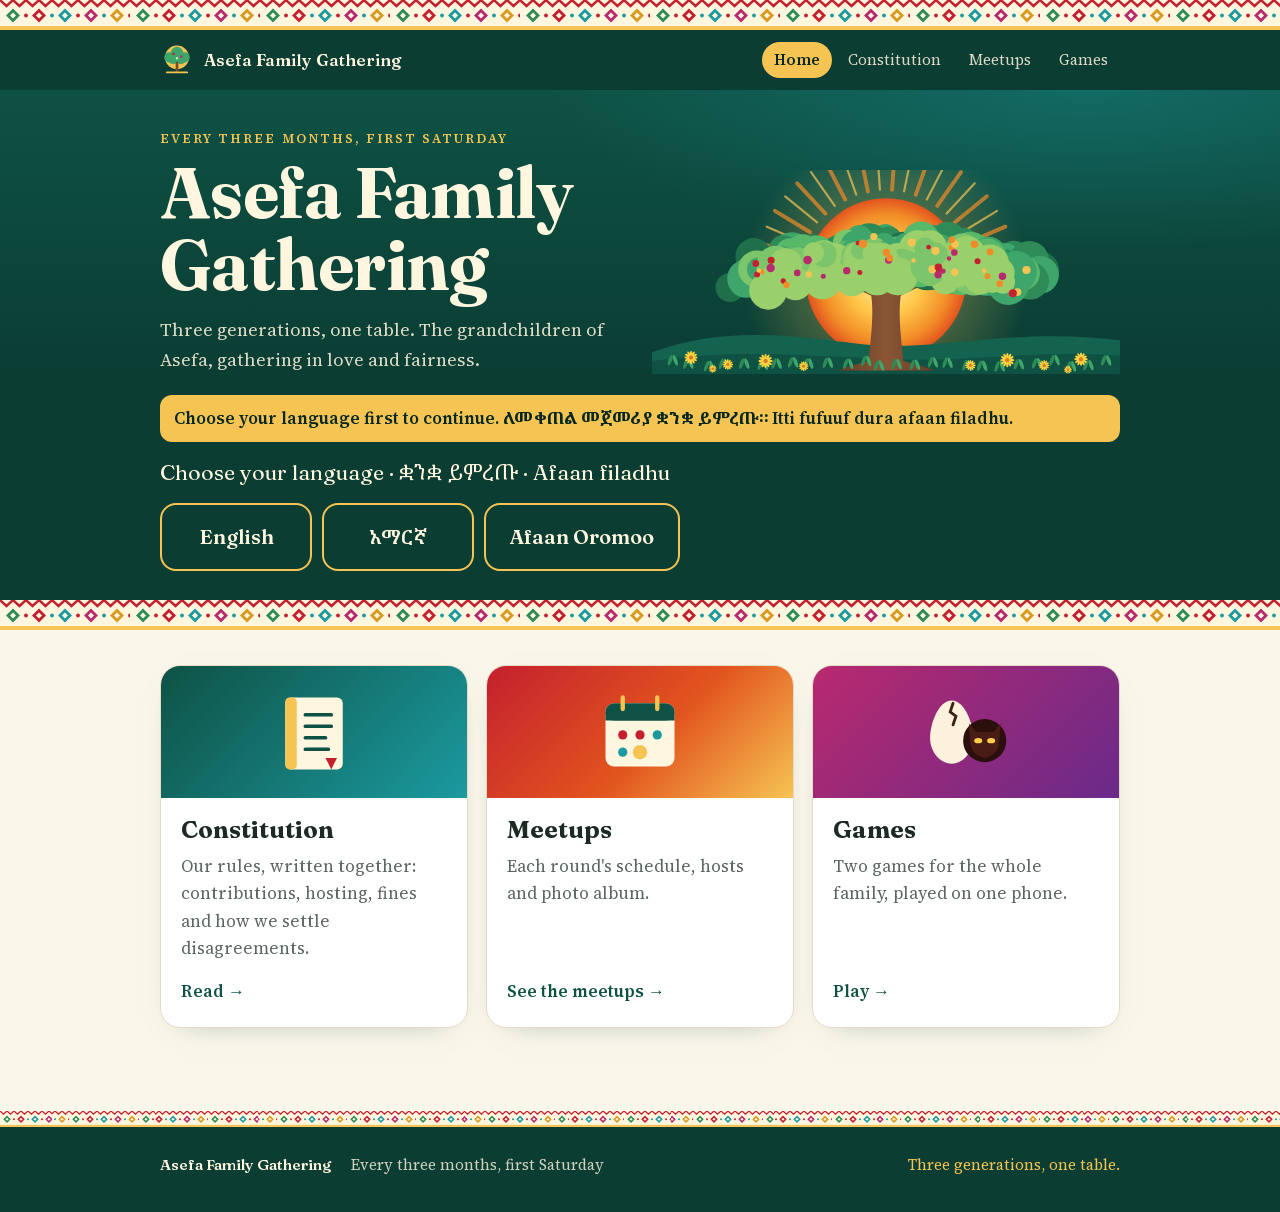
<file: Games/wolf.html>
<!doctype html>
<html lang="en">
<head>
<meta charset="utf-8">
<meta name="viewport" content="width=device-width, initial-scale=1, viewport-fit=cover">
<meta name="theme-color" content="#072a2c">
<title>Tekula</title>
<link rel="stylesheet" href="../assets/site.css">
<script src="../assets/site.js" data-root="../" data-page="game"></script>
<style>
/* Tekula: wolves, doctor and civilians, for the Asefa Family Gathering.
   One phone. Roles are dealt in secret, then the narrator runs the nights and days from it. */
:root {
  --bg: #072a2c;
  --bg-2: #0d3b3c;
  --card: #114846;
  --ink: #f4efe2;
  --ink-dim: rgba(244, 239, 226, .66);
  --line: rgba(244, 239, 226, .16);
  --gold: #f6c453;
  --moon: #f6e7b8;
  --wolf: #d23a2c;
  --doctor: #1b9aa0;
  --civil: #f6c453;
  --detective: #c43d86;
  --display: "Fraunces", Georgia, serif;
  --body: "Source Serif 4", Georgia, serif;
  --ethiopic: "Noto Serif Ethiopic", "Kefa", serif;
  color-scheme: dark;
}
body.day {
  --bg: #0e5245;
  --bg-2: #135f50;
  --card: #176b5a;
  --gold: #f6c453;
}
* { box-sizing: border-box; }
html, body { height: 100%; margin: 0; }
body {
  background: var(--bg);
  background-image: radial-gradient(70% 45% at 80% 0%, rgba(246, 231, 184, .16) 0%, transparent 60%), linear-gradient(180deg, #0b3a3c 0%, #072a2c 60%, #041c1e 100%);
  background-attachment: fixed;
  color: var(--ink); font-family: var(--body);
  -webkit-tap-highlight-color: transparent;
  transition: background-color .5s;
}
body.day { background-image: radial-gradient(80% 50% at 50% 0%, rgba(246, 196, 83, .3) 0%, transparent 65%), linear-gradient(180deg, #0e5245 0%, #0b3d33 100%); }
.ribbon { position: fixed; top: 0; left: 0; right: 0; z-index: 12; }
.back { align-self: flex-start; color: var(--gold); text-decoration: none; font-weight: 600; font-size: .95rem; }
.back:hover { text-decoration: underline; }
html[lang="am"] body, [lang="am"] { font-family: var(--ethiopic); }
button { font: inherit; color: inherit; cursor: pointer; }
button:disabled { cursor: default; opacity: .4; }
:focus-visible { outline: 3px solid var(--gold); outline-offset: 3px; }
[hidden] { display: none !important; }

#app {
  min-height: 100%; max-width: 44rem; margin: 0 auto;
  padding: calc(30px + env(safe-area-inset-top, 0px)) max(16px, env(safe-area-inset-right, 0px)) max(24px, env(safe-area-inset-bottom, 0px)) max(16px, env(safe-area-inset-left, 0px));
  display: flex; flex-direction: column; gap: 18px;
}

/* ---------- common pieces */
.brand h1 { margin: 0; font-family: var(--display); font-weight: 700; font-size: clamp(3rem, 12vw, 4.4rem); line-height: .9; letter-spacing: -.02em; font-variation-settings: "opsz" 144; }
.brand .alt { color: var(--gold); margin-top: 6px; }
.tagline { font-family: var(--display); font-size: 1.25rem; line-height: 1.35; margin: 0; text-wrap: balance; }
html[lang="am"] .tagline { font-family: var(--ethiopic); font-size: 1.15rem; }
.seg { display: inline-flex; border: 1px solid var(--line); border-radius: 999px; padding: 4px; gap: 4px; flex-wrap: wrap; align-self: flex-start; }
.seg button { border: 0; background: transparent; padding: 8px 16px; border-radius: 999px; color: var(--ink-dim); }
.seg button[aria-pressed="true"] { background: var(--ink); color: var(--bg); font-weight: 600; }
.panel { border-top: 1px solid var(--line); padding-top: 16px; display: grid; gap: 10px; }
.label { font-size: .78rem; letter-spacing: .2em; text-transform: uppercase; color: var(--gold); margin: 0; font-weight: 600; }
html[lang="am"] .label { letter-spacing: .04em; font-size: .9rem; }
.hint { color: var(--ink-dim); font-size: .95rem; margin: 0; line-height: 1.45; }
.warn { color: #ffb4a6; }
.btn { border: 0; border-radius: 14px; padding: 12px 18px; font-weight: 600; font-size: 1.05rem; background: var(--ink); color: var(--bg); }
.btn.big { width: 100%; padding: 17px; font-size: 1.25rem; border-radius: 18px; font-family: var(--display); }
html[lang="am"] .btn.big { font-family: var(--ethiopic); }
.btn.accent { background: var(--gold); color: #1b1408; }
.btn.danger { background: var(--wolf); color: #fff; }
.btn.ghost { background: transparent; color: var(--ink); border: 1px solid var(--line); }
.link { border: 0; background: none; color: var(--ink-dim); text-decoration: underline; text-underline-offset: 4px; padding: 8px; font-size: 1rem; }
.row { display: flex; gap: 10px; align-items: center; flex-wrap: wrap; }
.spacer { flex: 1; }

.add { display: flex; gap: 8px; }
.add input { flex: 1; min-width: 0; font: inherit; font-size: 1.1rem; color: var(--ink); background: var(--bg-2); border: 1px solid var(--line); border-radius: 12px; padding: 12px 14px; }
.add input::placeholder { color: var(--ink-dim); }
.chips { display: flex; flex-wrap: wrap; gap: 8px; padding: 0; margin: 0; list-style: none; }
.chips li { display: inline-flex; align-items: center; gap: 6px; background: var(--bg-2); border: 1px solid var(--line); border-radius: 999px; padding: 6px 6px 6px 14px; }
.chips button { border: 0; background: rgba(244, 239, 226, .1); width: 28px; height: 28px; border-radius: 50%; line-height: 1; }

.setting { display: flex; align-items: center; justify-content: space-between; gap: 12px; padding: 10px 0; border-bottom: 1px solid var(--line); }
.setting:last-child { border-bottom: 0; }
.setting .name { display: flex; align-items: center; gap: 10px; }
.stepper { display: inline-flex; align-items: center; gap: 4px; }
.stepper button { width: 40px; height: 40px; border-radius: 12px; border: 1px solid var(--line); background: var(--bg-2); font-size: 1.3rem; line-height: 1; }
.stepper output { min-width: 2.2ch; text-align: center; font-family: var(--display); font-size: 1.5rem; font-weight: 700; }
.switch { width: 54px; height: 32px; border-radius: 999px; border: 1px solid var(--line); background: var(--bg-2); position: relative; padding: 0; }
.switch::after { content: ""; position: absolute; top: 3px; left: 3px; width: 24px; height: 24px; border-radius: 50%; background: var(--ink-dim); transition: transform .2s, background .2s; }
.switch[aria-checked="true"] { background: var(--gold); border-color: var(--gold); }
.switch[aria-checked="true"]::after { transform: translateX(22px); background: #1b1408; }
.mix { display: flex; flex-wrap: wrap; gap: 8px; }
.mix span { display: inline-flex; align-items: center; gap: 6px; padding: 5px 12px 5px 6px; border-radius: 999px; background: var(--bg-2); border: 1px solid var(--line); font-size: .95rem; }
ol.how { margin: 0; padding: 0; list-style: none; counter-reset: s; display: grid; gap: 10px; }
ol.how li { counter-increment: s; display: grid; grid-template-columns: 2rem 1fr; gap: 8px; line-height: 1.45; }
ol.how li::before { content: counter(s); font-family: var(--display); font-weight: 700; font-size: 1.3rem; color: var(--gold); line-height: 1.1; }

/* role icons */
.ico { width: 30px; height: 30px; flex: none; display: inline-block; }
.ico.lg { width: 132px; height: 132px; }
.ico svg { width: 100%; height: 100%; display: block; }

/* ---------- dealing */
.center { flex: 1; display: flex; flex-direction: column; align-items: center; justify-content: center; text-align: center; gap: 18px; }
.passname { font-family: var(--display); font-weight: 700; font-size: clamp(2.6rem, 12vw, 4rem); line-height: 1; }
html[lang="am"] .passname { font-family: var(--display); }
.progress { color: var(--ink-dim); font-size: .95rem; }
.rolecard { width: 100%; max-width: 26rem; border-radius: 26px; padding: 28px 22px; background: var(--card); border: 2px solid var(--rc, var(--gold)); display: grid; justify-items: center; gap: 12px; box-shadow: 0 20px 50px -20px rgba(0, 0, 0, .7); }
.rolecard .rname { font-family: var(--display); font-weight: 700; font-size: 2.6rem; line-height: 1; color: var(--rc, var(--gold)); }
html[lang="am"] .rolecard .rname { font-family: var(--ethiopic); font-size: 2.3rem; }
.rolecard p { margin: 0; line-height: 1.5; font-size: 1.05rem; }
.rolecard .mates { color: var(--ink); font-weight: 600; }

/* ---------- narrator */
.topbar { display: flex; align-items: center; gap: 8px; flex-wrap: wrap; }
.phase { font-family: var(--display); font-weight: 700; font-size: 1.4rem; display: inline-flex; align-items: center; gap: 8px; }
html[lang="am"] .phase { font-family: var(--ethiopic); }
.mini { border: 1px solid var(--line); background: transparent; color: var(--ink-dim); border-radius: 999px; padding: 6px 12px; font-size: .88rem; }
.mini[aria-pressed="true"] { color: var(--bg); background: var(--gold); border-color: var(--gold); }
.read { border-radius: 22px; padding: 22px; background: var(--card); border: 1px solid var(--line); }
.read .label { margin-bottom: 8px; }
.read .say { margin: 0; font-family: var(--display); font-weight: 600; font-size: clamp(1.5rem, 6.5vw, 2.1rem); line-height: 1.25; text-wrap: balance; }
html[lang="am"] .read .say { font-family: var(--ethiopic); font-size: clamp(1.35rem, 6vw, 1.85rem); line-height: 1.5; }
.note { border-left: 3px solid var(--gold); padding: 4px 0 4px 12px; color: var(--ink); line-height: 1.45; }
.note .label { margin-bottom: 4px; }
.pick { display: grid; grid-template-columns: repeat(auto-fill, minmax(9.5rem, 1fr)); gap: 8px; }
.pick button { text-align: left; border: 1px solid var(--line); background: var(--bg-2); border-radius: 14px; padding: 12px 14px; font-size: 1.08rem; display: flex; align-items: center; gap: 8px; min-height: 52px; }
.pick button[aria-pressed="true"] { border-color: var(--gold); background: rgba(233, 185, 90, .18); box-shadow: inset 0 0 0 1px var(--gold); }
.pick .tag { margin-left: auto; font-size: .78rem; color: var(--ink-dim); }
.answer { border-radius: 22px; padding: 26px 20px; text-align: center; font-family: var(--display); font-weight: 700; font-size: clamp(2rem, 9vw, 3rem); line-height: 1.1; }
html[lang="am"] .answer { font-family: var(--ethiopic); }
.answer.yes { background: var(--wolf); color: #fff; }
.answer.no { background: var(--doctor); color: #fff; }
.answer small { display: block; font-size: .45em; font-weight: 600; margin-top: 10px; opacity: .92; }
.timer { font-family: var(--display); font-weight: 700; font-size: clamp(4rem, 22vw, 7rem); text-align: center; line-height: 1; font-variant-numeric: tabular-nums; }
.timer.done { color: var(--wolf); }
.status { display: flex; flex-wrap: wrap; gap: 6px; padding: 0; margin: 0; list-style: none; }
.status li { display: inline-flex; align-items: center; gap: 6px; font-size: .9rem; padding: 4px 10px 4px 5px; border-radius: 999px; background: var(--bg-2); border: 1px solid var(--line); }
.status li.out { opacity: .4; text-decoration: line-through; }
.status .ico { width: 22px; height: 22px; }
.reveal { display: flex; align-items: center; gap: 14px; padding: 14px 16px; border-radius: 18px; background: var(--bg-2); border: 1px solid var(--line); }
.reveal .ico { width: 54px; height: 54px; }
.reveal b { font-family: var(--display); font-size: 1.3rem; }
html[lang="am"] .reveal b { font-family: var(--ethiopic); }
.win { text-align: center; font-family: var(--display); font-weight: 700; font-size: clamp(2.2rem, 10vw, 3.4rem); line-height: 1.05; }
html[lang="am"] .win { font-family: var(--ethiopic); }
.roles-list { display: grid; gap: 8px; }
.roles-list div { display: flex; align-items: center; gap: 10px; padding: 8px 12px; border-radius: 12px; background: var(--bg-2); }
.roles-list .out { opacity: .55; }
.foot { display: grid; gap: 10px; margin-top: auto; }
</style>
</head>
<body>
<div class="tibeb thin ribbon"></div>
<div id="app"></div>

<script>
(function () {
'use strict';

/* ============================================================ TEXT */
var T = {
  en: {
    tagline: "Wolves hide among the family. The doctor saves, the village votes. Who can you trust?",
    narratorNote: "Choose one narrator who does not play. Add everyone else below.",
    players: "Players", addName: "Add a name", add: "Add",
    minPlayers: "Add at least 5 players.",
    roles: "Roles",
    wolf: "Wolf", wolves: "Wolves", doctor: "Doctor", detective: "Detective", civilian: "Civilian", narrator: "Narrator",
    detectiveOpt: "Detective (optional)",
    suggested: function (n, w) { return "Suggested for " + n + " players: " + w + (w === 1 ? " wolf" : " wolves"); },
    reveal: "Show a player's role when they are out",
    mix: "This game", civilians: "Civilians",
    howTitle: "How to play",
    how: [
      "Deal the roles. The phone goes to each player in turn, and only they look at it.",
      "Give the phone to the narrator. At night everyone closes their eyes. The narrator wakes the wolves, then the doctor, and taps who they point at.",
      "In the morning the narrator reads out what happened. Everyone discusses, then votes one person out.",
      "The village wins when every wolf is out. The wolves win when there are as many wolves as everyone else."
    ],
    deal: "Deal the roles",
    passTo: "Pass the phone to", privacy: "Nobody else should look at the screen.",
    showRole: function (n) { return "I am " + n + ". Show my role."; },
    yourRole: "Your role", hidePass: "Hide it and pass the phone on",
    desc: {
      wolf: "Each night, wake with the other wolves and choose someone to remove. By day, act innocent.",
      doctor: "Each night, choose one person to save, even yourself. If the wolves pick that person, they survive.",
      civilian: "You have no night power. Listen, ask questions and vote out the wolves.",
      detective: "Each night, point at one person. The narrator shows you, thumb up or down, whether that person is a wolf."
    },
    mates: function (names) { return "Your fellow wolves: " + names; },
    lone: "You are the only wolf.",
    allSeen: "Everyone has seen their role. Give the phone to the narrator.",
    redeal: "Someone saw the wrong role? Deal again",
    startNight: "Start the first night",
    night: function (n) { return "Night " + n; }, day: function (n) { return "Day " + n; },
    showRoles: "Roles", endGame: "End game", endConfirm: "Tap again to end",
    readAloud: "Read aloud", forNarrator: "For the narrator",
    next: "Next", confirm: "Confirm",
    sayClose: "Night falls. Everyone, close your eyes.",
    sayWolvesWake: "Wolves, open your eyes. Silently choose someone to attack.",
    sayWolvesSleep: "Wolves, close your eyes.",
    sayDoctorWake: "Doctor, open your eyes. Choose someone to save.",
    sayDoctorSleep: "Doctor, close your eyes.",
    sayDetWake: "Detective, open your eyes. Point at someone to check.",
    sayDetSleep: "Detective, close your eyes.",
    sayMorning: "Morning has come. Everyone, open your eyes.",
    pickWolves: "Tap the person the wolves point at.",
    pickDoctor: "Tap the person the doctor points at.",
    pickDet: "Tap the person the detective points at.",
    isWolf: "Wolf", isWolfHow: "Show the detective a thumb up",
    notWolf: "Not a wolf", notWolfHow: "Show the detective a thumb down",
    roleOut: function (r) { return "The " + r.toLowerCase() + " is out of the game. Read these lines anyway and wait a few seconds, so nobody can tell."; },
    wait: function (s) { return "Wait " + s + "s"; },
    killed: function (n) { return "Last night the wolves attacked " + n + ". " + n + " is out of the game."; },
    saved: "The wolves attacked last night, but the doctor saved that person. Nobody is out.",
    wasRole: function (n, r) { return n + " was: " + r; },
    discuss: "Talk it over. Who are the wolves?",
    discussNote: "Let everyone speak. When time is up, move to the vote.",
    startTimer: "Start", pause: "Pause", plusMin: "+1 minute",
    toVote: "Go to the vote",
    voteSay: "Time to vote. On three, everyone point at the person they want out.",
    voteNote: "Tap the person with the most votes. If it is a tie, choose no one.",
    noOne: "No one (tie)",
    votedOut: function (n) { return n + " is voted out of the game."; },
    noVote: "The vote is tied. Nobody leaves today.",
    toNight: "Start the next night",
    villageWins: "The village wins! Every wolf is out.",
    wolvesWin: "The wolves win! They now equal everyone else.",
    allRoles: "Everyone's role",
    again: "Play again with the same players", newGame: "Change players",
    resume: "A game is in progress. Continue it?", resumeYes: "Continue", resumeNo: "New game",
    in: "In", out: "Out"
  },
  am: {
    tagline: "ተኩላዎች በቤተሰቡ መካከል ተደብቀዋል። ሐኪሙ ያድናል፣ ነዋሪዎቹ ድምፅ ይሰጣሉ። ማንን ታምናላችሁ?",
    narratorNote: "የማይጫወት አንድ ተራኪ ምረጡ። ሌሎቹን ሁሉ ከታች ያስገቡ።",
    players: "ተጫዋቾች", addName: "ስም ያስገቡ", add: "ጨምሩ",
    minPlayers: "ቢያንስ 5 ተጫዋቾች ያስገቡ።",
    roles: "ሚናዎች",
    wolf: "ተኩላ", wolves: "ተኩላዎች", doctor: "ሐኪም", detective: "መርማሪ", civilian: "ነዋሪ", narrator: "ተራኪ",
    detectiveOpt: "መርማሪ (አማራጭ)",
    suggested: function (n, w) { return "ለ" + n + " ተጫዋቾች የሚመከር፦ " + w + " ተኩላ"; },
    reveal: "ተጫዋች ሲወጣ ሚናውን አሳይ",
    mix: "የዚህ ጨዋታ ሚናዎች", civilians: "ነዋሪዎች",
    howTitle: "አጨዋወት",
    how: [
      "ሚናዎቹን አከፋፍሉ። ስልኩ ለእያንዳንዱ ተጫዋች በተራ ይሰጣል፤ የሚያየውም ባለቤቱ ብቻ ነው።",
      "ስልኩን ለተራኪው ስጡ። በሌሊት ሁሉም ዓይኑን ይጨፍናል። ተራኪው ተኩላዎቹን፣ ከዚያም ሐኪሙን ይቀሰቅሳል፤ የጠቆሙትንም ሰው ይነካል።",
      "ጠዋት ተራኪው የሆነውን ያነባል። ሁሉም ይወያያል፣ ከዚያም አንድ ሰው በድምፅ ያስወጣል።",
      "ተኩላዎቹ በሙሉ ሲወጡ ነዋሪዎቹ ያሸንፋሉ። የተኩላዎቹ ቁጥር ከሌሎቹ ጋር እኩል ሲሆን ተኩላዎቹ ያሸንፋሉ።"
    ],
    deal: "ሚናዎቹን አከፋፍሉ",
    passTo: "ስልኩን ለዚህ ሰው ስጡ፦", privacy: "ሌላ ሰው ማያውን መመልከት የለበትም።",
    showRole: function (n) { return "እኔ " + n + " ነኝ። ሚናዬን አሳይ።"; },
    yourRole: "ሚናችሁ", hidePass: "ደብቁና ስልኩን አሳልፉ",
    desc: {
      wolf: "በየሌሊቱ ከሌሎቹ ተኩላዎች ጋር ነቅታችሁ የምታስወጡትን ሰው ምረጡ። ቀን ላይ ንጹሕ መስላችሁ ተቀመጡ።",
      doctor: "በየሌሊቱ የምታድኑትን አንድ ሰው ምረጡ፤ ራሳችሁንም ቢሆን። ተኩላዎቹ ያንን ሰው ከመረጡ ይተርፋል።",
      civilian: "የሌሊት ኃይል የላችሁም። አድምጡ፣ ጠይቁ፣ ተኩላዎቹንም በድምፅ አስወጡ።",
      detective: "በየሌሊቱ ወደ አንድ ሰው ጠቁሙ። ሰውዬው ተኩላ መሆን አለመሆኑን ተራኪው በአውራ ጣት ያሳያችኋል።"
    },
    mates: function (names) { return "አብረዋችሁ ያሉ ተኩላዎች፦ " + names; },
    lone: "ብቸኛው ተኩላ እናንተ ናችሁ።",
    allSeen: "ሁሉም ሚናውን አይቷል። ስልኩን ለተራኪው ስጡ።",
    redeal: "አንድ ሰው የሌላውን ሚና አየ? እንደገና አከፋፍሉ",
    startNight: "የመጀመሪያውን ሌሊት ጀምሩ",
    night: function (n) { return "ሌሊት " + n; }, day: function (n) { return "ቀን " + n; },
    showRoles: "ሚናዎች", endGame: "ጨዋታውን ጨርስ", endConfirm: "ለመጨረስ እንደገና ይንኩ",
    readAloud: "ጮክ ብለው ያንብቡ", forNarrator: "ለተራኪው",
    next: "ቀጣይ", confirm: "አረጋግጡ",
    sayClose: "ሌሊት ሆኗል። ሁላችሁም ዓይናችሁን ጨፍኑ።",
    sayWolvesWake: "ተኩላዎች፣ ዓይናችሁን ግለጡ። በዝምታ የምታጠቁትን ሰው ምረጡ።",
    sayWolvesSleep: "ተኩላዎች፣ ዓይናችሁን ጨፍኑ።",
    sayDoctorWake: "ሐኪም፣ ዓይናችሁን ግለጡ። የምታድኑትን ሰው ምረጡ።",
    sayDoctorSleep: "ሐኪም፣ ዓይናችሁን ጨፍኑ።",
    sayDetWake: "መርማሪ፣ ዓይናችሁን ግለጡ። የምትመረምሩትን ሰው ጠቁሙ።",
    sayDetSleep: "መርማሪ፣ ዓይናችሁን ጨፍኑ።",
    sayMorning: "ነግቷል። ሁላችሁም ዓይናችሁን ግለጡ።",
    pickWolves: "ተኩላዎቹ የጠቆሙትን ሰው ይንኩ።",
    pickDoctor: "ሐኪሙ የጠቆመውን ሰው ይንኩ።",
    pickDet: "መርማሪው የጠቆመውን ሰው ይንኩ።",
    isWolf: "ተኩላ ነው", isWolfHow: "ለመርማሪው አውራ ጣት ወደ ላይ አሳዩ",
    notWolf: "ተኩላ አይደለም", notWolfHow: "ለመርማሪው አውራ ጣት ወደ ታች አሳዩ",
    roleOut: function (r) { return r + " ከጨዋታው ወጥቷል። ማንም እንዳያውቅ መስመሮቹን እንደተለመደው አንብበው ጥቂት ሰከንድ ይጠብቁ።"; },
    wait: function (s) { return s + " ሰከንድ ይጠብቁ"; },
    killed: function (n) { return "ትናንት ሌሊት ተኩላዎቹ ያጠቁት፦ " + n + "። " + n + " ከጨዋታው ውጪ ነው።"; },
    saved: "ትናንት ሌሊት ተኩላዎቹ አጠቁ፤ ሐኪሙ ግን አዳነ። ማንም አልወጣም።",
    wasRole: function (n, r) { return n + " ፦ " + r; },
    discuss: "ተወያዩ። ተኩላዎቹ እነማን ናቸው?",
    discussNote: "ሁሉም እንዲናገር ዕድል ስጡ። ሰዓቱ ሲያልቅ ወደ ድምፅ ይሂዱ።",
    startTimer: "ጀምሩ", pause: "አቁሙ", plusMin: "+1 ደቂቃ",
    toVote: "ወደ ድምፅ ሂዱ",
    voteSay: "የድምፅ ሰዓት ነው። ሦስት ስል ሁላችሁም እንዲወጣ የምትፈልጉትን ሰው ጠቁሙ።",
    voteNote: "ብዙ ድምፅ ያገኘውን ሰው ይንኩ። እኩል ከሆነ «ማንም» ይምረጡ።",
    noOne: "ማንም (እኩል ድምፅ)",
    votedOut: function (n) { return n + " በድምፅ ከጨዋታው ወጥቷል።"; },
    noVote: "ድምፁ እኩል ሆኗል። ዛሬ ማንም አይወጣም።",
    toNight: "ቀጣዩን ሌሊት ጀምሩ",
    villageWins: "ነዋሪዎቹ አሸነፉ! ተኩላዎቹ በሙሉ ወጥተዋል።",
    wolvesWin: "ተኩላዎቹ አሸነፉ! ቁጥራቸው ከሌሎቹ ጋር እኩል ሆኗል።",
    allRoles: "የሁሉም ሚና",
    again: "በተመሳሳይ ተጫዋቾች እንደገና ተጫወቱ", newGame: "ተጫዋቾችን ቀይሩ",
    resume: "ያልተጠናቀቀ ጨዋታ አለ። ይቀጥል?", resumeYes: "ቀጥሉ", resumeNo: "አዲስ ጨዋታ",
    in: "በጨዋታ ላይ", out: "የወጡ"
  },
  om: {
    tagline: "Yeeyyiiwwan maatii keessa dhokataniiru. Ogeessi fayyaa ni baraara, jiraattonni sagalee kennu. Eenyu amantu?",
    narratorNote: "Seenessaa hin taphanne tokko filadhaa. Kanneen hafan hunda armaan gaditti galchaa.",
    players: "Taphattoota", addName: "Maqaa galchi", add: "Dabali",
    minPlayers: "Yoo xiqqaate taphattoota 5 galchaa.",
    roles: "Gaheewwan",
    wolf: "Yeeyyii", wolves: "Yeeyyiiwwan", doctor: "Ogeessa fayyaa", detective: "Qorataa", civilian: "Jiraataa", narrator: "Seenessaa",
    detectiveOpt: "Qorataa (filannoo)",
    suggested: function (n, w) { return "Taphattoota " + n + "f kan gorfamu: yeeyyii " + w; },
    reveal: "Taphataan yeroo ba'u gahee isaa agarsiisi",
    mix: "Gaheewwan tapha kanaa", civilians: "Jiraattota",
    howTitle: "Akkaataa taphaa",
    how: [
      "Gaheewwan qoodaa. Bilbilli taphataa hundaaf walduraa duubaan kennama; kan ilaalu abbaa isaa qofa.",
      "Bilbila seenessaaf kennaa. Halkan hundi ija isaa cufa. Seenessaan yeeyyiiwwan, itti aansee ogeessa fayyaa dammaqsa; nama isaan agarsiisanis tuqa.",
      "Ganama seenessaan waan ta'e dubbisa. Hundi ni mari'ata, achiis nama tokko sagaleedhaan baasa.",
      "Yeroo yeeyyiiwwan hundi ba'an jiraattonni mo'u. Yeroo baay'inni yeeyyiiwwanii kan warra kaanii wajjin walqixa ta'u yeeyyiiwwan mo'u."
    ],
    deal: "Gaheewwan qoodaa",
    passTo: "Bilbila nama kanaaf kennaa:", privacy: "Namni biraa iskiriinii ilaaluu hin qabu.",
    showRole: function (n) { return "Ani " + n + ". Gahee koo natti agarsiisi."; },
    yourRole: "Gaheen kee", hidePass: "Dhoksiitii bilbila dabarsi",
    desc: {
      wolf: "Halkan halkan yeeyyii kaan waliin dammaqaatii nama tokko baasuuf filadhaa. Guyyaa akka nama qulqulluutti of fakkeessaa.",
      doctor: "Halkan halkan nama tokko baraaruuf filadhu, of illee. Yoo yeeyyiiwwan nama sana filatan, namni sun ni hafa.",
      civilian: "Humna halkanii hin qabdu. Dhaggeeffadhu, gaaffii gaafadhu, yeeyyiiwwan sagaleedhaan baasi.",
      detective: "Halkan halkan nama tokko qubaan agarsiisi. Seenessaan namni sun yeeyyii ta'uu fi dhiisuu isaa quba abbaatiin si agarsiisa."
    },
    mates: function (names) { return "Yeeyyiiwwan si waliin jiran: " + names; },
    lone: "Yeeyyiin ati qofa.",
    allSeen: "Hundi gahee isaa argeera. Bilbila seenessaaf kennaa.",
    redeal: "Namni gahee nama biraa arge jiraa? Irra deebi'aa qoodaa",
    startNight: "Halkan jalqabaa jalqabi",
    night: function (n) { return "Halkan " + n; }, day: function (n) { return "Guyyaa " + n; },
    showRoles: "Gaheewwan", endGame: "Tapha xumuri", endConfirm: "Xumuruuf irra deebi'ii tuqi",
    readAloud: "Sagalee ol kaasii dubbisi", forNarrator: "Seenessaaf",
    next: "Itti fufi", confirm: "Mirkaneessi",
    sayClose: "Halkan ta'eera. Hundi keessan ija keessan cufaa.",
    sayWolvesWake: "Yeeyyiiwwan, ija keessan banaa. Callisaan nama haleeltan filadhaa.",
    sayWolvesSleep: "Yeeyyiiwwan, ija keessan cufaa.",
    sayDoctorWake: "Ogeessa fayyaa, ija kee bani. Nama baraartu filadhu.",
    sayDoctorSleep: "Ogeessa fayyaa, ija kee cufi.",
    sayDetWake: "Qorataa, ija kee bani. Nama qorattu qubaan agarsiisi.",
    sayDetSleep: "Qorataa, ija kee cufi.",
    sayMorning: "Bari'eera. Hundi keessan ija keessan banaa.",
    pickWolves: "Nama yeeyyiiwwan qubaan agarsiisan tuqi.",
    pickDoctor: "Nama ogeessi fayyaa agarsiise tuqi.",
    pickDet: "Nama qorataan agarsiise tuqi.",
    isWolf: "Yeeyyii dha", isWolfHow: "Qorataadhaaf quba abbaa ol agarsiisi",
    notWolf: "Yeeyyii miti", notWolfHow: "Qorataadhaaf quba abbaa gadi agarsiisi",
    roleOut: function (r) { return r + " taphaa ba'eera. Akka namni hin beekneef, jechoota kana akkuma duraatti dubbisiitii sekondii muraasa eegi."; },
    wait: function (s) { return "Sekondii " + s + " eegi"; },
    killed: function (n) { return "Halkan darbe yeeyyiiwwan " + n + " haleelan. " + n + " taphaa ala ta'eera."; },
    saved: "Halkan darbe yeeyyiiwwan haleelan, garuu ogeessi fayyaa baraare. Namni ba'e hin jiru.",
    wasRole: function (n, r) { return n + ": " + r + " ture"; },
    discuss: "Mari'adhaa. Yeeyyiiwwan eenyu fa'i?",
    discussNote: "Hundi akka dubbatu carraa kennaa. Yeroon yoo xumurame gara sagaleetti ce'aa.",
    startTimer: "Jalqabi", pause: "Dhaabi", plusMin: "+daqiiqaa 1",
    toVote: "Gara sagaleetti ce'aa",
    voteSay: "Yeroon sagalee kennuu ga'eera. Yeroon sadii jedhu, hundi keessan nama akka ba'u barbaaddan qubaan agarsiisaa.",
    voteNote: "Nama sagalee baay'ee argate tuqi. Yoo walqixa ta'e, \"namni hin jiru\" filadhu.",
    noOne: "Namni hin jiru (walqixa)",
    votedOut: function (n) { return n + " sagaleedhaan taphaa ba'eera."; },
    noVote: "Sagaleen walqixa ta'eera. Har'a namni hin ba'u.",
    toNight: "Halkan itti aanu jalqabi",
    villageWins: "Jiraattonni mo'an! Yeeyyiiwwan hundi ba'aniiru.",
    wolvesWin: "Yeeyyiiwwan mo'an! Baay'inni isaanii kan warra kaanii wajjin walqixa ta'eera.",
    allRoles: "Gahee hundaa",
    again: "Taphattoota walfakkaatoon irra deebi'aa taphadhaa", newGame: "Taphattoota jijjiiraa",
    resume: "Taphni hin xumuramne jira. Itti fuftuu?", resumeYes: "Itti fufi", resumeNo: "Tapha haaraa",
    in: "Taphatti jiru", out: "Kan ba'an"
  }
};
var LANG_NAME = { en: "English", am: "አማርኛ", om: "Afaan Oromoo" };

/* ============================================================ ICONS */
var ICON = {
  wolf: '<svg viewBox="0 0 64 64"><circle cx="32" cy="32" r="31" fill="#2a0f0c"/><path d="M14 16 L24 26 L40 26 L50 16 L48 36 C 46 46 40 52 32 54 C 24 52 18 46 16 36 Z" fill="#4a1c16"/><path d="M14 16 L24 26 L20 30 Z M50 16 L40 26 L44 30 Z" fill="#6e2a20"/><ellipse cx="24.5" cy="34" rx="4.6" ry="3" fill="#ffcf4a"/><ellipse cx="39.5" cy="34" rx="4.6" ry="3" fill="#ffcf4a"/><ellipse cx="24.5" cy="34" rx="1.4" ry="2.6" fill="#2a0f0c"/><ellipse cx="39.5" cy="34" rx="1.4" ry="2.6" fill="#2a0f0c"/><path d="M28 45 L32 49 L36 45 Z" fill="#1a0806"/></svg>',
  doctor: '<svg viewBox="0 0 64 64"><circle cx="32" cy="32" r="31" fill="#e8f7f5"/><circle cx="32" cy="32" r="31" fill="none" stroke="#1fa7a0" stroke-width="2"/><path d="M26 14 H38 V26 H50 V38 H38 V50 H26 V38 H14 V26 H26 Z" fill="#1fa7a0"/></svg>',
  civilian: '<svg viewBox="0 0 64 64"><circle cx="32" cy="32" r="31" fill="#3a2a12"/><path d="M10 32 L32 10 L54 32 Z" fill="#e9b95a"/><path d="M16 32 L32 16 L48 32 Z" fill="#c9952f" opacity=".6"/><rect x="16" y="32" width="32" height="20" rx="3" fill="#f4efe2"/><path d="M28 52 V40 C 28 37 36 37 36 40 V52 Z" fill="#6b3e26"/></svg>',
  detective: '<svg viewBox="0 0 64 64"><circle cx="32" cy="32" r="31" fill="#2b1030"/><circle cx="28" cy="28" r="12" fill="#f4efe2" opacity=".18"/><circle cx="28" cy="28" r="12" fill="none" stroke="#f4efe2" stroke-width="4"/><path d="M37 37 L50 50" stroke="#c0479a" stroke-width="7" stroke-linecap="round"/></svg>',
  moon: '<svg viewBox="0 0 64 64"><path d="M40 8 A 26 26 0 1 0 56 44 A 20 20 0 1 1 40 8 Z" fill="#f6e7b8"/></svg>',
  sun: '<svg viewBox="0 0 64 64"><circle cx="32" cy="32" r="13" fill="#f2b632"/><g stroke="#f2b632" stroke-width="4" stroke-linecap="round"><path d="M32 4v8M32 52v8M4 32h8M52 32h8M12 12l6 6M46 46l6 6M12 52l6-6M46 18l6-6"/></g></svg>'
};
var ROLE_COLOR = { wolf: 'var(--wolf)', doctor: 'var(--doctor)', civilian: 'var(--civil)', detective: 'var(--detective)' };
function ico(name, cls) { return '<span class="ico' + (cls ? ' ' + cls : '') + '" aria-hidden="true">' + ICON[name] + '</span>'; }

/* ============================================================ STATE */
var KEY = 'tekula-v1';
function load(k, d) { try { var v = localStorage.getItem(KEY + '-' + k); return v === null ? d : JSON.parse(v); } catch (e) { return d; } }
function keep(k, v) { try { localStorage.setItem(KEY + '-' + k, JSON.stringify(v)); } catch (e) {} }
function drop(k) { try { localStorage.removeItem(KEY + '-' + k); } catch (e) {} }

var lang = (window.ASEFA && ASEFA.lang) || 'en'; if (!T[lang]) lang = 'en';
var setup = load('setup', { names: [], wolves: 1, wolvesAuto: true, doctor: true, detective: false, reveal: true });
var G = null;                       /* the game in progress */
var ui = { endArmed: false, showRoles: false, pick: null, waitLeft: 0, waitDone: false, timer: null, setupMsg: '' };
var saved = load('game', null);
var offerResume = !!(saved && saved.phase && saved.phase !== 'over');

function t(k) { return T[lang][k]; }
function esc(s) { return String(s).replace(/[&<>"']/g, function (c) { return { '&': '&amp;', '<': '&lt;', '>': '&gt;', '"': '&quot;', "'": '&#39;' }[c]; }); }
function roleName(r) { return t(r); }
function save() { if (G) keep('game', G); }

function suggestWolves(n) { return n >= 16 ? 4 : n >= 12 ? 3 : n >= 8 ? 2 : 1; }
function maxWolves(n) { var specials = (setup.doctor ? 1 : 0) + (setup.detective ? 1 : 0); return Math.max(1, Math.min(Math.floor((n - 1) / 2), n - 1 - specials)); }
function fixWolves() {
  var n = setup.names.length;
  if (setup.wolvesAuto) setup.wolves = suggestWolves(n);
  setup.wolves = Math.max(1, Math.min(setup.wolves, maxWolves(Math.max(n, 3))));
}

function rand(n) { try { var a = new Uint32Array(1); crypto.getRandomValues(a); return a[0] % n; } catch (e) { return Math.floor(Math.random() * n); } }
function shuffle(a) { for (var i = a.length - 1; i > 0; i--) { var j = rand(i + 1); var x = a[i]; a[i] = a[j]; a[j] = x; } return a; }

function newGame() {
  fixWolves();
  var roles = [];
  for (var i = 0; i < setup.wolves; i++) roles.push('wolf');
  if (setup.doctor) roles.push('doctor');
  if (setup.detective) roles.push('detective');
  while (roles.length < setup.names.length) roles.push('civilian');
  shuffle(roles);
  G = {
    phase: 'deal', dealIdx: 0, dealShown: false,
    players: setup.names.map(function (n, i) { return { name: n, role: roles[i], alive: true }; }),
    settings: { doctor: setup.doctor, detective: setup.detective, reveal: setup.reveal },
    round: 1, step: 0, sub: 'wake', picks: {}, lastOut: null, lastSaved: false, voteOut: null, winner: null, timerLeft: 180
  };
  ui.pick = null; ui.showRoles = false;
  save();
}

function alive() { return G.players.filter(function (p) { return p.alive; }); }
function aliveRole(r) { return G.players.some(function (p) { return p.alive && p.role === r; }); }
function checkWin() {
  var w = alive().filter(function (p) { return p.role === 'wolf'; }).length;
  var o = alive().length - w;
  if (w === 0) return 'village';
  if (w >= o) return 'wolves';
  return null;
}
function nightSteps() {
  var s = ['close', 'wolves'];
  if (G.settings.doctor) s.push('doctor');
  if (G.settings.detective) s.push('detective');
  s.push('dawn');
  return s;
}

/* ============================================================ RENDER */
var app = document.getElementById('app');
function render() {
  document.documentElement.lang = lang;
  stopTimer(false);
  var night = G && G.phase === 'night';
  var day = G && (G.phase === 'morning' || G.phase === 'discuss' || G.phase === 'vote' || G.phase === 'voted');
  document.body.classList.toggle('day', !!day);
  if (offerResume) return renderResume();
  if (!G || G.phase === 'setup') return renderSetup();
  if (G.phase === 'deal') return renderDeal();
  if (G.phase === 'dealt') return renderDealt();
  if (night) return renderNight();
  if (G.phase === 'morning') return renderMorning();
  if (G.phase === 'discuss') return renderDiscuss();
  if (G.phase === 'vote') return renderVote();
  if (G.phase === 'voted') return renderVoted();
  if (G.phase === 'over') return renderOver();
}
function on(sel, ev, fn) { var el = app.querySelector(sel); if (el) el.addEventListener(ev, fn); }
function onAll(sel, ev, fn) { app.querySelectorAll(sel).forEach(function (el) { el.addEventListener(ev, function () { fn(el); }); }); }

function langSeg() {
  return '<div class="seg" role="group" aria-label="Language">' + ['en', 'am', 'om'].map(function (l) {
    return '<button type="button" data-lang="' + l + '" lang="' + l + '" aria-pressed="' + (l === lang) + '">' + LANG_NAME[l] + '</button>';
  }).join('') + '</div>';
}
function wireLang() { onAll('.seg button', 'click', function (b) { lang = b.dataset.lang; keep('lang', lang); render(); }); }

/* ---------- resume */
function renderResume() {
  app.innerHTML =
    '<a class="back" href="./">← <span class="t" lang="en">Family games</span><span class="t" lang="am">የቤተሰብ ጨዋታዎች</span><span class="t" lang="om">Taphoota maatii</span></a>' +
    '<div class="brand"><h1><span class="t" lang="en">Tekula!</span><span class="t" lang="am">ተኩላ!</span><span class="t" lang="om">Yeeyyii!</span></h1></div>' +
    '<div class="center"><p class="tagline">' + esc(t('resume')) + '</p></div>' +
    '<div class="foot"><button class="btn big accent" id="yes">' + esc(t('resumeYes')) + '</button><button class="btn big ghost" id="no">' + esc(t('resumeNo')) + '</button></div>';
  on('#yes', 'click', function () { G = saved; if (G.phase === 'deal') G.dealShown = false; offerResume = false; save(); render(); });
  on('#no', 'click', function () { drop('game'); offerResume = false; G = null; render(); });
}

/* ---------- setup */
function renderSetup() {
  fixWolves();
  var n = setup.names.length, mw = maxWolves(Math.max(n, 3));
  var civ = Math.max(0, n - setup.wolves - (setup.doctor ? 1 : 0) - (setup.detective ? 1 : 0));
  var chips = setup.names.map(function (nm, i) { return '<li><span>' + esc(nm) + '</span><button type="button" data-i="' + i + '" aria-label="Remove ' + esc(nm) + '">×</button></li>'; }).join('');
  app.innerHTML =
    '<a class="back" href="./">← <span class="t" lang="en">Family games</span><span class="t" lang="am">የቤተሰብ ጨዋታዎች</span><span class="t" lang="om">Taphoota maatii</span></a>' +
    '<div class="brand"><h1><span class="t" lang="en">Tekula!</span><span class="t" lang="am">ተኩላ!</span><span class="t" lang="om">Yeeyyii!</span></h1></div>' +
    '<p class="tagline">' + esc(t('tagline')) + '</p>' +
    '<section class="panel"><h2 class="label">' + esc(t('players')) + ' · ' + n + '</h2>' +
      '<p class="hint">' + ico('moon') + ' ' + esc(t('narratorNote')) + '</p>' +
      '<form class="add" id="addForm"><input id="nameInput" type="text" autocomplete="off" maxlength="18" placeholder="' + esc(t('addName')) + '"><button class="btn" type="submit">' + esc(t('add')) + '</button></form>' +
      '<ul class="chips">' + chips + '</ul>' +
      (ui.setupMsg ? '<p class="hint warn">' + esc(ui.setupMsg) + '</p>' : '') +
    '</section>' +
    '<section class="panel"><h2 class="label">' + esc(t('roles')) + '</h2>' +
      '<div class="setting"><span class="name">' + ico('wolf') + esc(t('wolves')) + '</span><span class="stepper"><button type="button" id="wMinus" aria-label="−"' + (setup.wolves <= 1 ? ' disabled' : '') + '>−</button><output>' + setup.wolves + '</output><button type="button" id="wPlus" aria-label="+"' + (setup.wolves >= mw ? ' disabled' : '') + '>+</button></span></div>' +
      (n >= 5 ? '<p class="hint">' + esc(t('suggested')(n, suggestWolves(n))) + '</p>' : '') +
      '<div class="setting"><span class="name">' + ico('doctor') + esc(t('doctor')) + '</span><button type="button" class="switch" id="swDoc" role="switch" aria-checked="' + setup.doctor + '" aria-label="' + esc(t('doctor')) + '"></button></div>' +
      '<div class="setting"><span class="name">' + ico('detective') + esc(t('detectiveOpt')) + '</span><button type="button" class="switch" id="swDet" role="switch" aria-checked="' + setup.detective + '" aria-label="' + esc(t('detective')) + '"></button></div>' +
      '<div class="setting"><span class="name">' + esc(t('reveal')) + '</span><button type="button" class="switch" id="swRev" role="switch" aria-checked="' + setup.reveal + '" aria-label="' + esc(t('reveal')) + '"></button></div>' +
      (n >= 5 ? '<p class="label" style="margin-top:6px">' + esc(t('mix')) + '</p><div class="mix">' +
        '<span>' + ico('wolf') + setup.wolves + ' ' + esc(t('wolves')) + '</span>' +
        (setup.doctor ? '<span>' + ico('doctor') + '1 ' + esc(t('doctor')) + '</span>' : '') +
        (setup.detective ? '<span>' + ico('detective') + '1 ' + esc(t('detective')) + '</span>' : '') +
        '<span>' + ico('civilian') + civ + ' ' + esc(t('civilians')) + '</span></div>' : '') +
    '</section>' +
    '<section class="panel"><h2 class="label">' + esc(t('howTitle')) + '</h2><ol class="how">' + t('how').map(function (s) { return '<li>' + esc(s) + '</li>'; }).join('') + '</ol></section>' +
    '<div class="foot"><button class="btn big accent" id="dealBtn">' + esc(t('deal')) + '</button></div>';
  on('#addForm', 'submit', function (e) {
    e.preventDefault();
    var v = document.getElementById('nameInput').value.trim();
    if (v && !setup.names.some(function (x) { return x.toLowerCase() === v.toLowerCase(); })) setup.names.push(v);
    ui.setupMsg = ''; keep('setup', setup); render();
    var inp = document.getElementById('nameInput'); if (inp) inp.focus();
  });
  onAll('.chips button', 'click', function (b) { setup.names.splice(+b.dataset.i, 1); keep('setup', setup); render(); });
  on('#wMinus', 'click', function () { setup.wolves--; setup.wolvesAuto = false; keep('setup', setup); render(); });
  on('#wPlus', 'click', function () { setup.wolves++; setup.wolvesAuto = false; keep('setup', setup); render(); });
  on('#swDoc', 'click', function () { setup.doctor = !setup.doctor; keep('setup', setup); render(); });
  on('#swDet', 'click', function () { setup.detective = !setup.detective; keep('setup', setup); render(); });
  on('#swRev', 'click', function () { setup.reveal = !setup.reveal; keep('setup', setup); render(); });
  on('#dealBtn', 'click', function () {
    if (setup.names.length < 5) { ui.setupMsg = t('minPlayers'); render(); return; }
    ui.setupMsg = ''; newGame(); render(); window.scrollTo(0, 0);
  });
}

/* ---------- dealing roles in secret */
function renderDeal() {
  var p = G.players[G.dealIdx];
  if (!G.dealShown) {
    app.innerHTML =
      '<div class="center">' +
        '<div class="progress">' + (G.dealIdx + 1) + ' / ' + G.players.length + '</div>' +
        '<div class="hint">' + esc(t('passTo')) + '</div>' +
        '<div class="passname">' + esc(p.name) + '</div>' +
        '<p class="hint">' + esc(t('privacy')) + '</p>' +
      '</div>' +
      '<div class="foot"><button class="btn big accent" id="show">' + esc(t('showRole')(p.name)) + '</button></div>';
    on('#show', 'click', function () { G.dealShown = true; save(); render(); });
    return;
  }
  var mates = '';
  if (p.role === 'wolf') {
    var others = G.players.filter(function (x) { return x.role === 'wolf' && x !== p; }).map(function (x) { return x.name; });
    mates = '<p class="mates">' + esc(others.length ? t('mates')(others.join(', ')) : t('lone')) + '</p>';
  }
  app.innerHTML =
    '<div class="center">' +
      '<div class="label">' + esc(p.name) + ' · ' + esc(t('yourRole')) + '</div>' +
      '<div class="rolecard" style="--rc:' + ROLE_COLOR[p.role] + '">' + ico(p.role, 'lg') +
        '<div class="rname">' + esc(roleName(p.role)) + '</div>' +
        '<p>' + esc(t('desc')[p.role]) + '</p>' + mates +
      '</div>' +
    '</div>' +
    '<div class="foot"><button class="btn big" id="hide">' + esc(t('hidePass')) + '</button></div>';
  on('#hide', 'click', function () {
    G.dealShown = false; G.dealIdx++;
    if (G.dealIdx >= G.players.length) G.phase = 'dealt';
    save(); render();
  });
}
function renderDealt() {
  app.innerHTML =
    '<div class="center">' + ico('moon', 'lg') + '<p class="tagline">' + esc(t('allSeen')) + '</p></div>' +
    '<div class="foot"><button class="btn big accent" id="go">' + esc(t('startNight')) + '</button>' +
    '<button class="link" id="redeal">' + esc(t('redeal')) + '</button></div>';
  on('#go', 'click', function () { G.phase = 'night'; G.step = 0; G.sub = 'wake'; G.picks = {}; save(); render(); });
  on('#redeal', 'click', function () { newGame(); render(); });
}

/* ---------- narrator chrome */
function topbar(label, icon) {
  var list = G.players.map(function (p) {
    return '<li class="' + (p.alive ? '' : 'out') + '">' + (ui.showRoles ? ico(p.role) : '') + '<span>' + esc(p.name) + '</span></li>';
  }).join('');
  return '<div class="topbar"><span class="phase">' + ico(icon) + esc(label) + '</span><span class="spacer"></span>' +
    '<button class="mini" id="rolesBtn" aria-pressed="' + ui.showRoles + '">' + esc(t('showRoles')) + '</button>' +
    '<button class="mini" id="endBtn">' + esc(ui.endArmed ? t('endConfirm') : t('endGame')) + '</button></div>' +
    '<ul class="status">' + list + '</ul>';
}
function wireTop() {
  on('#rolesBtn', 'click', function () { ui.showRoles = !ui.showRoles; render(); });
  on('#endBtn', 'click', function () {
    if (!ui.endArmed) { ui.endArmed = true; render(); setTimeout(function () { if (ui.endArmed) { ui.endArmed = false; render(); } }, 3000); return; }
    ui.endArmed = false; drop('game'); G = null; render();
  });
}
function readBlock(text) { return '<div class="read"><div class="label">' + esc(t('readAloud')) + '</div><p class="say">' + esc(text) + '</p></div>'; }
function noteBlock(text) { return '<div class="note"><div class="label">' + esc(t('forNarrator')) + '</div>' + esc(text) + '</div>'; }
function picker(list, extra) {
  return '<div class="pick">' + list.map(function (p) {
    var i = G.players.indexOf(p);
    return '<button type="button" data-i="' + i + '" aria-pressed="' + (ui.pick === i) + '">' + esc(p.name) + (ui.showRoles ? '<span class="tag">' + esc(roleName(p.role)) + '</span>' : '') + '</button>';
  }).join('') + (extra || '') + '</div>';
}
function wirePicker() {
  onAll('.pick button', 'click', function (b) {
    ui.pick = b.dataset.i === 'none' ? -1 : +b.dataset.i;
    app.querySelectorAll('.pick button').forEach(function (x) { x.setAttribute('aria-pressed', String(x === b)); });
    var c = document.getElementById('confirm'); if (c) c.disabled = false;
  });
}

/* ---------- night */
var SAY = {
  wolves: ['sayWolvesWake', 'sayWolvesSleep', 'pickWolves', 'wolf'],
  doctor: ['sayDoctorWake', 'sayDoctorSleep', 'pickDoctor', 'doctor'],
  detective: ['sayDetWake', 'sayDetSleep', 'pickDet', 'detective']
};
function renderNight() {
  var steps = nightSteps(), step = steps[G.step], body = '', foot = '';
  if (step === 'close') {
    body = readBlock(t('sayClose'));
    foot = '<button class="btn big accent" id="next">' + esc(t('next')) + '</button>';
  } else if (step === 'dawn') {
    body = readBlock(t('sayMorning'));
    foot = '<button class="btn big accent" id="next">' + esc(t('next')) + '</button>';
  } else {
    var s = SAY[step], roleAlive = aliveRole(s[3]);
    if (G.sub === 'wake') {
      if (roleAlive) {
        body = readBlock(t(s[0])) + noteBlock(t(s[2])) + picker(alive());
        foot = '<button class="btn big accent" id="confirm"' + (ui.pick === null ? ' disabled' : '') + '>' + esc(t('confirm')) + '</button>';
      } else {
        body = readBlock(t(s[0])) + noteBlock(t('roleOut')(roleName(s[3])));
        foot = ui.waitDone
          ? '<button class="btn big accent" id="outNext">' + esc(t('next')) + '</button>'
          : '<button class="btn big accent" id="waitNext" disabled>' + esc(t('wait')(ui.waitLeft || 6)) + '</button>';
      }
    } else if (G.sub === 'answer') {
      var target = G.players[G.picks.detective], wolf = target.role === 'wolf';
      body = '<div class="answer ' + (wolf ? 'yes' : 'no') + '">' + esc(target.name) + ': ' + esc(wolf ? t('isWolf') : t('notWolf')) + '<small>' + esc(wolf ? t('isWolfHow') : t('notWolfHow')) + '</small></div>';
      foot = '<button class="btn big accent" id="next">' + esc(t('next')) + '</button>';
    } else {
      body = readBlock(t(s[1]));
      foot = '<button class="btn big accent" id="next">' + esc(t('next')) + '</button>';
    }
  }
  app.innerHTML = topbar(t('night')(G.round), 'moon') + '<div style="display:grid; gap:16px">' + body + '</div><div class="foot">' + foot + '</div>';
  wireTop(); wirePicker();
  on('#confirm', 'click', function () {
    if (ui.pick === null) return;
    G.picks[step] = ui.pick; ui.pick = null;
    G.sub = (step === 'detective') ? 'answer' : 'sleep';
    save(); render();
  });
  on('#next', 'click', advanceNight);
  on('#outNext', 'click', function () { G.sub = 'sleep'; ui.waitDone = false; ui.waitLeft = 0; save(); render(); });
  if (document.getElementById('waitNext')) startWait();
}
function startWait() {
  if (!ui.waitLeft) ui.waitLeft = 6;
  var btn = document.getElementById('waitNext');
  var iv = setInterval(function () {
    ui.waitLeft--;
    if (!document.body.contains(btn)) { clearInterval(iv); return; }
    if (ui.waitLeft <= 0) { clearInterval(iv); ui.waitLeft = 0; ui.waitDone = true; render(); }
    else { btn.textContent = t('wait')(ui.waitLeft); }
  }, 1000);
}
function advanceNight() {
  var steps = nightSteps(), step = steps[G.step];
  if (step === 'dawn') { resolveNight(); return; }
  if (step === 'close' || G.sub === 'sleep' || G.sub === 'answer') {
    if (G.sub === 'answer') { G.sub = 'sleep'; save(); render(); return; }
    G.step++; G.sub = 'wake'; ui.pick = null; ui.waitLeft = 0; ui.waitDone = false;
    save(); render(); return;
  }
}
function resolveNight() {
  var target = G.picks.wolves, saveIdx = G.picks.doctor;
  G.lastOut = null; G.lastSaved = false;
  if (target !== undefined && target !== null) {
    if (G.settings.doctor && saveIdx === target) G.lastSaved = true;
    else { G.players[target].alive = false; G.lastOut = target; }
  }
  G.phase = 'morning'; G.picks = {}; ui.showRoles = false;
  save(); render();
}

/* ---------- day */
function revealHtml(i) {
  var p = G.players[i];
  if (!G.settings.reveal) return '';
  return '<div class="reveal">' + ico(p.role) + '<div><div class="hint">' + esc(t('wasRole')(p.name, roleName(p.role))) + '</div><b style="color:' + ROLE_COLOR[p.role] + '">' + esc(roleName(p.role)) + '</b></div></div>';
}
function renderMorning() {
  var text = G.lastOut !== null ? t('killed')(G.players[G.lastOut].name) : t('saved');
  app.innerHTML = topbar(t('day')(G.round), 'sun') + '<div style="display:grid; gap:16px">' + readBlock(text) + (G.lastOut !== null ? revealHtml(G.lastOut) : '') + '</div>' +
    '<div class="foot"><button class="btn big accent" id="next">' + esc(t('next')) + '</button></div>';
  wireTop();
  on('#next', 'click', function () {
    var w = checkWin(); if (w) { G.winner = w; G.phase = 'over'; save(); render(); return; }
    G.phase = 'discuss'; G.timerLeft = 180; save(); render();
  });
}
var tick = null;
function stopTimer(keepRunningFlag) { if (tick) { clearInterval(tick); tick = null; } if (!keepRunningFlag) ui.timerRunning = false; }
function fmt(s) { s = Math.max(0, s); return Math.floor(s / 60) + ':' + ('0' + (s % 60)).slice(-2); }
function beep() {
  try { var a = new (window.AudioContext || window.webkitAudioContext)(); [0, .25, .5].forEach(function (d) { var o = a.createOscillator(), g = a.createGain(); o.frequency.value = 880; o.connect(g); g.connect(a.destination); g.gain.setValueAtTime(.25, a.currentTime + d); g.gain.exponentialRampToValueAtTime(.001, a.currentTime + d + .2); o.start(a.currentTime + d); o.stop(a.currentTime + d + .22); }); } catch (e) {}
  if (navigator.vibrate) { try { navigator.vibrate([200, 100, 200]); } catch (e) {} }
}
function renderDiscuss() {
  app.innerHTML = topbar(t('day')(G.round), 'sun') +
    '<div style="display:grid; gap:16px">' + readBlock(t('discuss')) + noteBlock(t('discussNote')) +
    '<div class="timer' + (G.timerLeft <= 0 ? ' done' : '') + '" id="clock">' + fmt(G.timerLeft) + '</div>' +
    '<div class="row" style="justify-content:center"><button class="btn" id="tGo">' + esc(t('startTimer')) + '</button><button class="btn ghost" id="tPlus">' + esc(t('plusMin')) + '</button></div></div>' +
    '<div class="foot"><button class="btn big accent" id="toVote">' + esc(t('toVote')) + '</button></div>';
  wireTop();
  var clock = document.getElementById('clock'), go = document.getElementById('tGo');
  function paint() { clock.textContent = fmt(G.timerLeft); clock.classList.toggle('done', G.timerLeft <= 0); go.textContent = ui.timerRunning ? t('pause') : t('startTimer'); }
  go.addEventListener('click', function () {
    if (ui.timerRunning) { stopTimer(); paint(); save(); return; }
    if (G.timerLeft <= 0) G.timerLeft = 60;
    ui.timerRunning = true; paint();
    tick = setInterval(function () {
      G.timerLeft--; paint();
      if (G.timerLeft <= 0) { stopTimer(); paint(); beep(); }
      save();
    }, 1000);
  });
  on('#tPlus', 'click', function () { G.timerLeft += 60; paint(); save(); });
  on('#toVote', 'click', function () { stopTimer(); G.phase = 'vote'; ui.pick = null; save(); render(); });
}
function renderVote() {
  app.innerHTML = topbar(t('day')(G.round), 'sun') +
    '<div style="display:grid; gap:16px">' + readBlock(t('voteSay')) + noteBlock(t('voteNote')) +
    picker(alive(), '<button type="button" data-i="none" aria-pressed="' + (ui.pick === -1) + '">' + esc(t('noOne')) + '</button>') + '</div>' +
    '<div class="foot"><button class="btn big danger" id="confirm"' + (ui.pick === null ? ' disabled' : '') + '>' + esc(t('confirm')) + '</button></div>';
  wireTop(); wirePicker();
  on('#confirm', 'click', function () {
    if (ui.pick === null) return;
    G.voteOut = ui.pick >= 0 ? ui.pick : null;
    if (G.voteOut !== null) G.players[G.voteOut].alive = false;
    ui.pick = null; G.phase = 'voted'; save(); render();
  });
}
function renderVoted() {
  var text = G.voteOut !== null ? t('votedOut')(G.players[G.voteOut].name) : t('noVote');
  app.innerHTML = topbar(t('day')(G.round), 'sun') + '<div style="display:grid; gap:16px">' + readBlock(text) + (G.voteOut !== null ? revealHtml(G.voteOut) : '') + '</div>' +
    '<div class="foot"><button class="btn big accent" id="next">' + esc(t('toNight')) + '</button></div>';
  wireTop();
  var w = checkWin();
  if (w) { document.getElementById('next').textContent = t('next'); }
  on('#next', 'click', function () {
    var win = checkWin(); if (win) { G.winner = win; G.phase = 'over'; save(); render(); return; }
    G.round++; G.phase = 'night'; G.step = 0; G.sub = 'wake'; G.picks = {}; save(); render();
  });
}

/* ---------- game over */
function renderOver() {
  var wolvesWon = G.winner === 'wolves';
  var list = G.players.map(function (p) {
    return '<div class="' + (p.alive ? '' : 'out') + '">' + ico(p.role) + '<span style="flex:1">' + esc(p.name) + '</span><b style="color:' + ROLE_COLOR[p.role] + '">' + esc(roleName(p.role)) + '</b></div>';
  }).join('');
  app.innerHTML =
    '<div class="center" style="flex:none; padding-top:20px">' + ico(wolvesWon ? 'wolf' : 'civilian', 'lg') +
      '<div class="win" style="color:' + (wolvesWon ? 'var(--wolf)' : 'var(--gold)') + '">' + esc(wolvesWon ? t('wolvesWin') : t('villageWins')) + '</div></div>' +
    '<section class="panel"><h2 class="label">' + esc(t('allRoles')) + '</h2><div class="roles-list">' + list + '</div></section>' +
    '<div class="foot"><button class="btn big accent" id="again">' + esc(t('again')) + '</button><button class="btn big ghost" id="change">' + esc(t('newGame')) + '</button></div>';
  drop('game');
  on('#again', 'click', function () { newGame(); render(); window.scrollTo(0, 0); });
  on('#change', 'click', function () { G = null; render(); window.scrollTo(0, 0); });
}

render();
})();
</script>
</body>
</html>
</file>
<file: assets/site.css>
/* Asefa Family Gathering: shared design for every page.
   Palette from the welcome card: deep green, gold, and the tibeb colours on warm cream. */
@import url("../fonts/fonts.css");

:root {
  --green: #0e5245; --green-deep: #0b3d33; --green-night: #062720;
  --gold: #f6c453; --gold-deep: #c98f1c; --red: #c4202f; --teal: #1b9aa0; --magenta: #b8296e; --leaf: #3fa66b;
  --cream: #fff6e0; --paper: #fbf6ea; --card: #ffffff; --ink: #1d2a24; --muted: #5b6660; --line: #e6dcc6;
  --display: "Fraunces", "Iowan Old Style", Georgia, serif;
  --body: "Source Serif 4", "Iowan Old Style", Georgia, serif;
  --ethiopic: "Noto Serif Ethiopic", "Kefa", serif;
  --head: var(--display); --text: var(--body);
  --tibeb: url("data:image/svg+xml,%3Csvg xmlns='http://www.w3.org/2000/svg' width='130' height='30' viewBox='0 0 130 30'%3E%3Crect width='130' height='30' fill='%23fff6e0'/%3E%3Cpolyline points='0.0,0 6.5,6 13.0,0 19.5,6 26.0,0 32.5,6 39.0,0 45.5,6 52.0,0 58.5,6 65.0,0 71.5,6 78.0,0 84.5,6 91.0,0 97.5,6 104.0,0 110.5,6 117.0,0 123.5,6 130.0,0' fill='none' stroke='%23c4202f' stroke-width='2.4'/%3E%3Crect y='26' width='130' height='4' fill='%23f6c453'/%3E%3Cpolygon points='13,8.5 20,15.5 13,22.5 6,15.5' fill='%232e8b57'/%3E%3Cpolygon points='13,12.5 16,15.5 13,18.5 10,15.5' fill='%23fff6e0'/%3E%3Ccircle cx='26' cy='15.5' r='1.9' fill='%23c4202f'/%3E%3Cpolygon points='39,8.5 46,15.5 39,22.5 32,15.5' fill='%23c4202f'/%3E%3Cpolygon points='39,12.5 42,15.5 39,18.5 36,15.5' fill='%23fff6e0'/%3E%3Ccircle cx='52' cy='15.5' r='1.9' fill='%231b9aa0'/%3E%3Cpolygon points='65,8.5 72,15.5 65,22.5 58,15.5' fill='%231b9aa0'/%3E%3Cpolygon points='65,12.5 68,15.5 65,18.5 62,15.5' fill='%23fff6e0'/%3E%3Ccircle cx='78' cy='15.5' r='1.9' fill='%23c4202f'/%3E%3Cpolygon points='91,8.5 98,15.5 91,22.5 84,15.5' fill='%23b8296e'/%3E%3Cpolygon points='91,12.5 94,15.5 91,18.5 88,15.5' fill='%23fff6e0'/%3E%3Ccircle cx='104' cy='15.5' r='1.9' fill='%231b9aa0'/%3E%3Cpolygon points='117,8.5 124,15.5 117,22.5 110,15.5' fill='%23d99a1e'/%3E%3Cpolygon points='117,12.5 120,15.5 117,18.5 114,15.5' fill='%23fff6e0'/%3E%3Ccircle cx='130' cy='15.5' r='1.9' fill='%23c4202f'/%3E%3C/svg%3E");
  color-scheme: light;
}
html[data-lang="am"] { --head: var(--ethiopic); --text: var(--ethiopic); }
[lang="am"] { font-family: var(--ethiopic); }

/* show only the chosen language */
html[data-lang="en"] .t:not([lang="en"]),
html[data-lang="am"] .t:not([lang="am"]),
html[data-lang="om"] .t:not([lang="om"]) { display: none !important; }

.tibeb { height: 30px; background: var(--tibeb) repeat-x; background-size: auto 30px; }
.tibeb.thin { height: 16px; background-size: auto 16px; }

/* ---------- reading pages */
body.site { margin: 0; background: var(--paper); color: var(--ink); font-family: var(--text); line-height: 1.6; font-size: 1.0625rem; -webkit-text-size-adjust: 100%; }
html[data-lang="am"] body.site { line-height: 1.75; }
.site a { color: var(--green); }
.site :focus-visible { outline: 3px solid var(--gold-deep); outline-offset: 3px; }
.wrap { max-width: 60rem; margin: 0 auto; padding-left: max(16px, env(safe-area-inset-left, 0px)); padding-right: max(16px, env(safe-area-inset-right, 0px)); }
.wrap.narrow { max-width: 46rem; }

.site-head { background: var(--green-deep); color: var(--cream); }
.site-head .wrap { display: flex; align-items: center; gap: 12px; flex-wrap: wrap; padding-block: 12px; }
.brand { display: inline-flex; align-items: center; gap: 10px; color: var(--cream) !important; text-decoration: none; font-family: var(--head); font-weight: 600; font-size: 1.05rem; margin-right: auto; }
.brand svg { width: 34px; height: 34px; flex: none; }
.site-nav { display: flex; gap: 4px; flex-wrap: wrap; }
.site-nav a { color: var(--cream) !important; text-decoration: none; font-size: .95rem; padding: 6px 12px; border-radius: 999px; opacity: .85; }
.site-nav a:hover { opacity: 1; background: rgba(255, 246, 224, .1); }
.site-nav a[aria-current="page"] { background: var(--gold); color: var(--green-night) !important; opacity: 1; font-weight: 600; }

.hero { position: relative; overflow: hidden; color: var(--cream);
  background: radial-gradient(60% 80% at 85% 0%, rgba(27, 154, 160, .35) 0%, transparent 70%), linear-gradient(180deg, var(--green) 0%, var(--green-deep) 100%); }
.hero .wrap { padding-block: 2.6rem 2.8rem; position: relative; }
.eyebrow { font-size: .8rem; letter-spacing: .16em; text-transform: uppercase; color: var(--gold); font-weight: 600; }
html[data-lang="am"] .eyebrow { letter-spacing: .04em; font-size: .92rem; }
.hero h1 { margin: .5rem 0 0; font-family: var(--head); font-weight: 700; font-size: clamp(2.4rem, 7.5vw, 4rem); line-height: 1.02; letter-spacing: -.01em; text-wrap: balance; }
html[data-lang="am"] .hero h1 { line-height: 1.25; letter-spacing: 0; }
.hero .lead { margin: .9rem 0 0; font-size: 1.15rem; max-width: 40rem; color: rgba(255, 246, 224, .86); }

.section { padding-block: 2.2rem; }
.card { background: var(--card); border: 1px solid var(--line); border-radius: 20px; box-shadow: 0 10px 30px -22px rgba(14, 82, 69, .55); }
.btn { display: inline-flex; align-items: center; gap: 8px; border: 0; border-radius: 14px; padding: 12px 18px; font: inherit; font-weight: 600; text-decoration: none; cursor: pointer; }
.btn.gold { background: var(--gold); color: var(--green-night) !important; }
.btn.green { background: var(--green); color: var(--cream) !important; }
.btn.line { background: transparent; color: var(--green) !important; border: 1.5px solid var(--green); }
.btn svg { width: 18px; height: 18px; }
.label { font-size: .78rem; letter-spacing: .16em; text-transform: uppercase; color: var(--gold-deep); font-weight: 700; margin: 0 0 .6rem; }
html[data-lang="am"] .label { letter-spacing: .04em; font-size: .9rem; }
.muted { color: var(--muted); }

.site-foot { margin-top: 3rem; background: var(--green-deep); color: rgba(255, 246, 224, .8); }
.site-foot .wrap { padding-block: 1.6rem 2.2rem; display: flex; flex-wrap: wrap; gap: 8px 20px; align-items: center; font-size: .95rem; }
.site-foot b { color: var(--cream); font-family: var(--head); font-weight: 600; }
.site-foot .motto { margin-left: auto; color: var(--gold); }

@media print { .site-head, .site-foot, .tibeb, .no-print { display: none !important; } body.site { background: #fff; } .hero { color: var(--ink); background: none; } .hero .lead { color: var(--ink); } }
</file>
